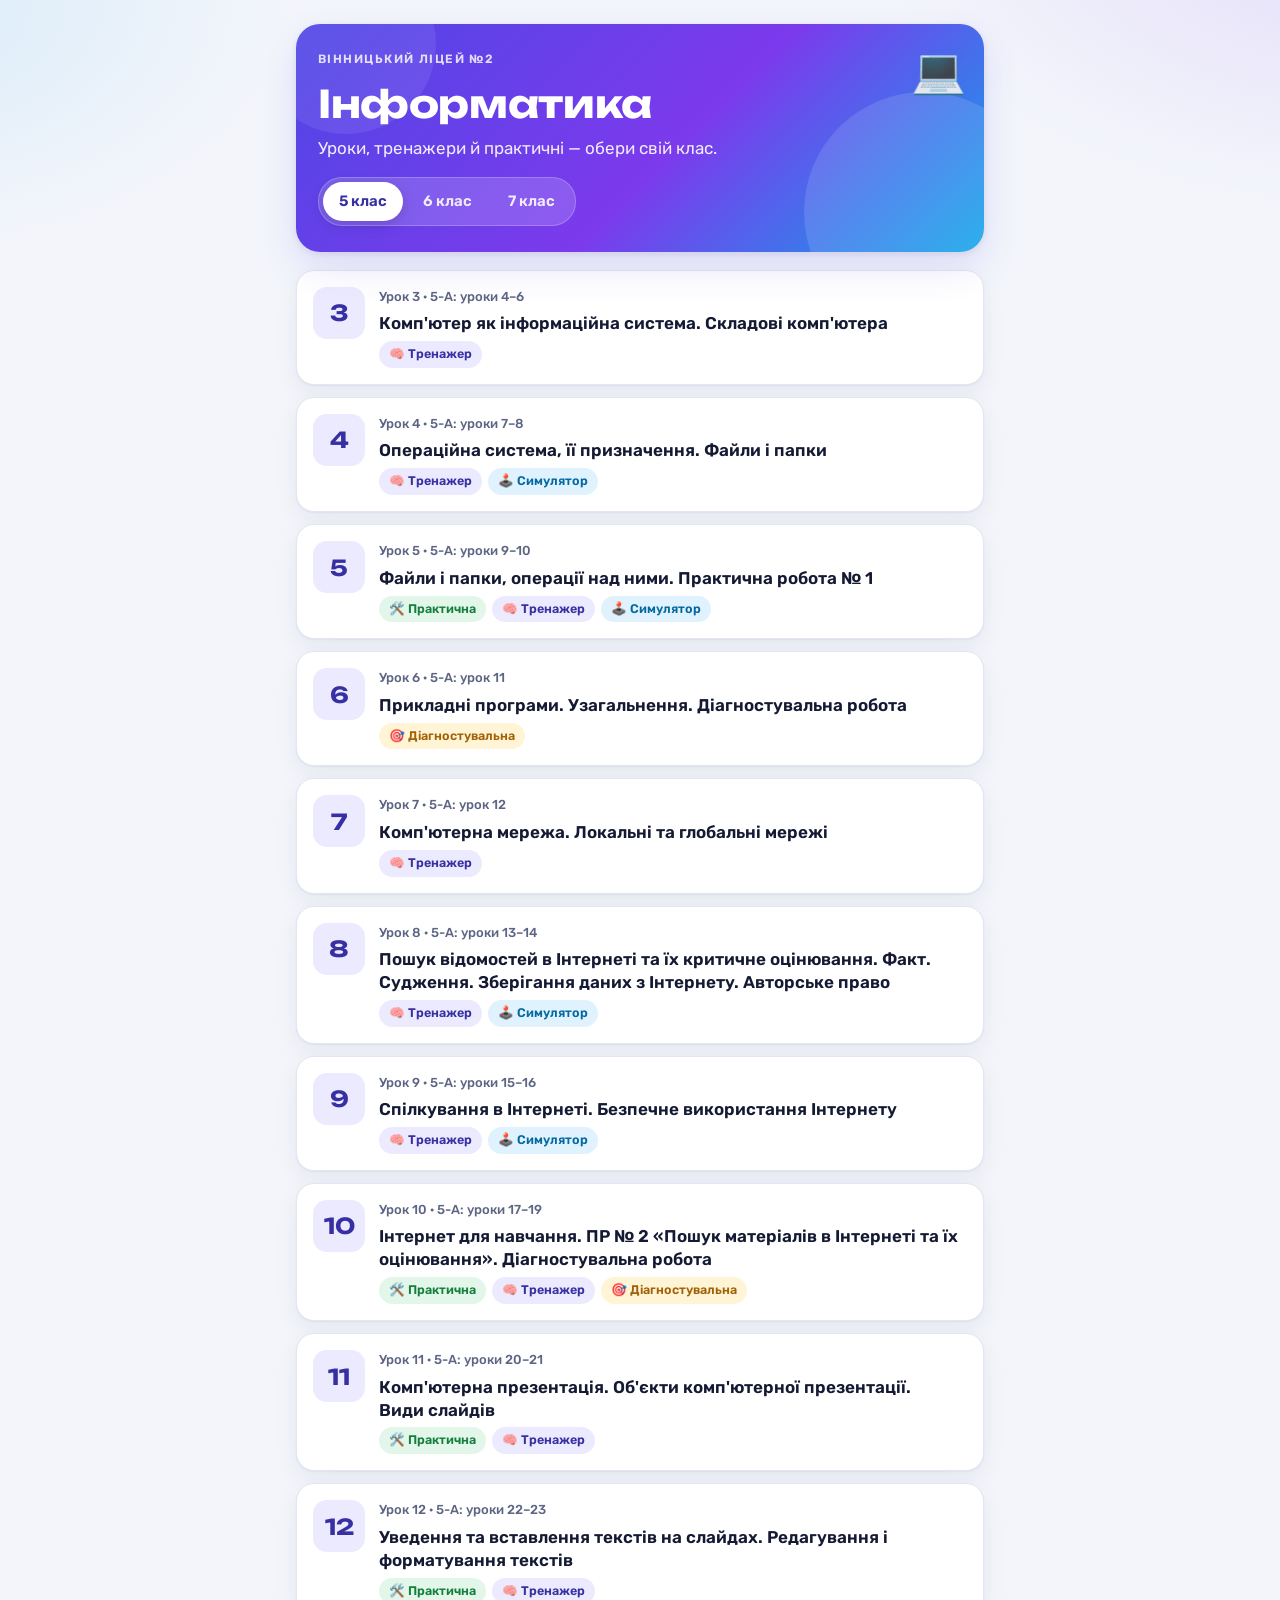
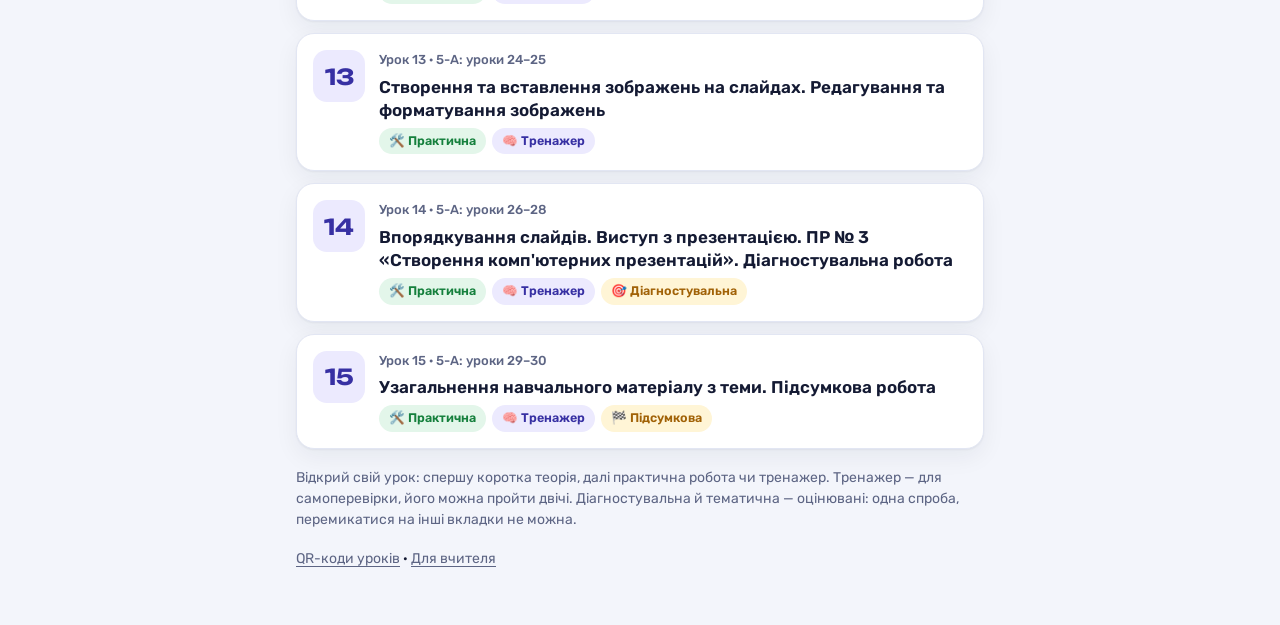
<file: index.html>
<!doctype html>
<html lang="uk">
<head>
<meta charset="utf-8">
<meta name="viewport" content="width=device-width,initial-scale=1">
<title>Інформатика · уроки й тренажери</title>
<link rel="preconnect" href="https://fonts.googleapis.com">
<link rel="preconnect" href="https://fonts.gstatic.com" crossorigin>
<link rel="stylesheet" href="https://fonts.googleapis.com/css2?family=Unbounded:wght@500;600;700&family=Rubik:wght@400;500;600;700&display=swap">
<link rel="stylesheet" href="assets/style.css?v=202611242142">
</head>
<body>
<div class="wrap">
  <!-- Перелік уроків -->
  <div id="listView" class="stack" hidden>
    <header class="hero">
      <span class="hero-emoji" aria-hidden="true">💻</span>
      <div class="eyebrow">Вінницький ліцей №2</div>
      <h1>Інформатика</h1>
      <p>Уроки, тренажери й практичні — обери свій клас.</p>
      <div class="tabs" id="tabs" role="tablist" aria-label="Клас"></div>
    </header>
    <div class="list" id="list"></div>
    <p class="small muted" style="margin:0">Відкрий свій урок: спершу коротка теорія, далі практична робота чи тренажер. Тренажер — для самоперевірки, його можна пройти двічі. Діагностувальна й тематична — оцінювані: одна спроба, перемикатися на інші вкладки не можна.</p>
    <p class="small" style="margin:0"><a href="qr.html" class="link">QR-коди уроків</a> · <a href="teacher.html" class="link">Для вчителя</a></p>
  </div>

  <!-- Сторінка одного уроку -->
  <div id="lessonView" class="stack" hidden>
    <a href="index.html" id="back" class="backbtn">← Усі уроки</a>
    <header class="hero hero-lesson">
      <span class="hero-no" id="lNo" aria-hidden="true"></span>
      <div class="hero-text">
        <div class="eyebrow" id="lEyebrow"></div>
        <h1 id="lTitle"></h1>
        <p class="small" id="lBook"></p>
      </div>
    </header>
    <section class="card questcard" id="questWrap" hidden>
      <h2 class="sec-title"><span class="sec-ico" aria-hidden="true">🕹️</span>Конспект-гра <span class="beta">бета</span></h2>
      <p class="lucky">🍀 Пощастило! Конспект-гра відкривається лише на частині пристроїв — і цей серед них.</p>
      <p style="margin:0">Та сама тема — у вигляді гри: персонажі розповідають теорію, ти записуєш у зошит, а гра перевіряє. Хто швидше й точніше — потрапляє в таблицю лідерів класу. Можеш вибрати гру <b>замість</b> звичайного конспекту нижче. Наприкінці скажи, чи тобі так зручніше.</p>
      <a class="btn" id="questLink" href="#">🕹️ Пройти гру замість звичайного конспекту</a>
    </section>
    <section class="card">
      <h2 class="sec-title"><span class="sec-ico" aria-hidden="true">📘</span><span id="shortTitle">Теорія коротко</span></h2>
      <p class="writehint" id="writeHint">✍️ <b>Запиши в зошит</b> усе, що в рамках із позначкою «Запиши».</p>
      <div class="defs" id="defs"></div>
      <div class="brief" id="brief" hidden></div>
      <div id="keyWrap">
        <p class="keyhead">Запам'ятай</p>
        <ul class="key" id="key"></ul>
      </div>
    </section>
    <details class="card notes" id="notesWrap" hidden>
      <summary><h2 class="sec-title"><span class="sec-ico" aria-hidden="true">📖</span><span id="fullTitle">Повний конспект</span><span class="ntoggle"></span></h2></summary>
      <p class="writehint">✍️ Рамки «Запиши» — переписати в зошит.</p>
      <p class="pluslegend" id="plusLegend" hidden>Жовті рамки <span class="plusb">⭐ для 12 балів</span> — додаткові визначення: хто хоче 12, виписує й ці.</p>
      <div class="nbody" id="notes"></div>
    </details>
    <section class="card">
      <h2 class="sec-title"><span class="sec-ico" aria-hidden="true">🚀</span>Практика</h2>
      <div class="list" id="toolActs" hidden></div>
      <div class="gate" id="gate" hidden>
        <p style="margin:0">🔒 Щоб почати, введи код уроку — його скаже вчитель.</p>
        <div class="unlock"><input type="text" id="gateCode" placeholder="Код уроку" autocomplete="off" autocapitalize="off" spellcheck="false"><button class="btn" id="gateBtn">Відкрити</button></div>
        <p class="small errmsg" id="gateMsg" role="alert"></p>
      </div>
      <div class="list" id="acts"></div>
    </section>
    <p class="small" style="margin:0"><a href="qr.html" id="qrLink" class="link">QR-код цього уроку для проєктора</a></p>
  </div>
</div>
<script src="config.js?v=202611242142"></script>
<script src="assets/engine.js?v=202611242142"></script>
<script src="lessons.js?v=202611242142"></script>
<script src="tests/index.js?v=202611242142"></script>
<script src="practice/index.js?v=202611242142"></script>
<script src="assets/site.js?v=202611242142"></script>
<script src="assets/eggs.js?v=202611242142"></script>
<script>SITE.ready().then(SITE.renderIndex);</script>
</body>
</html>
</file>
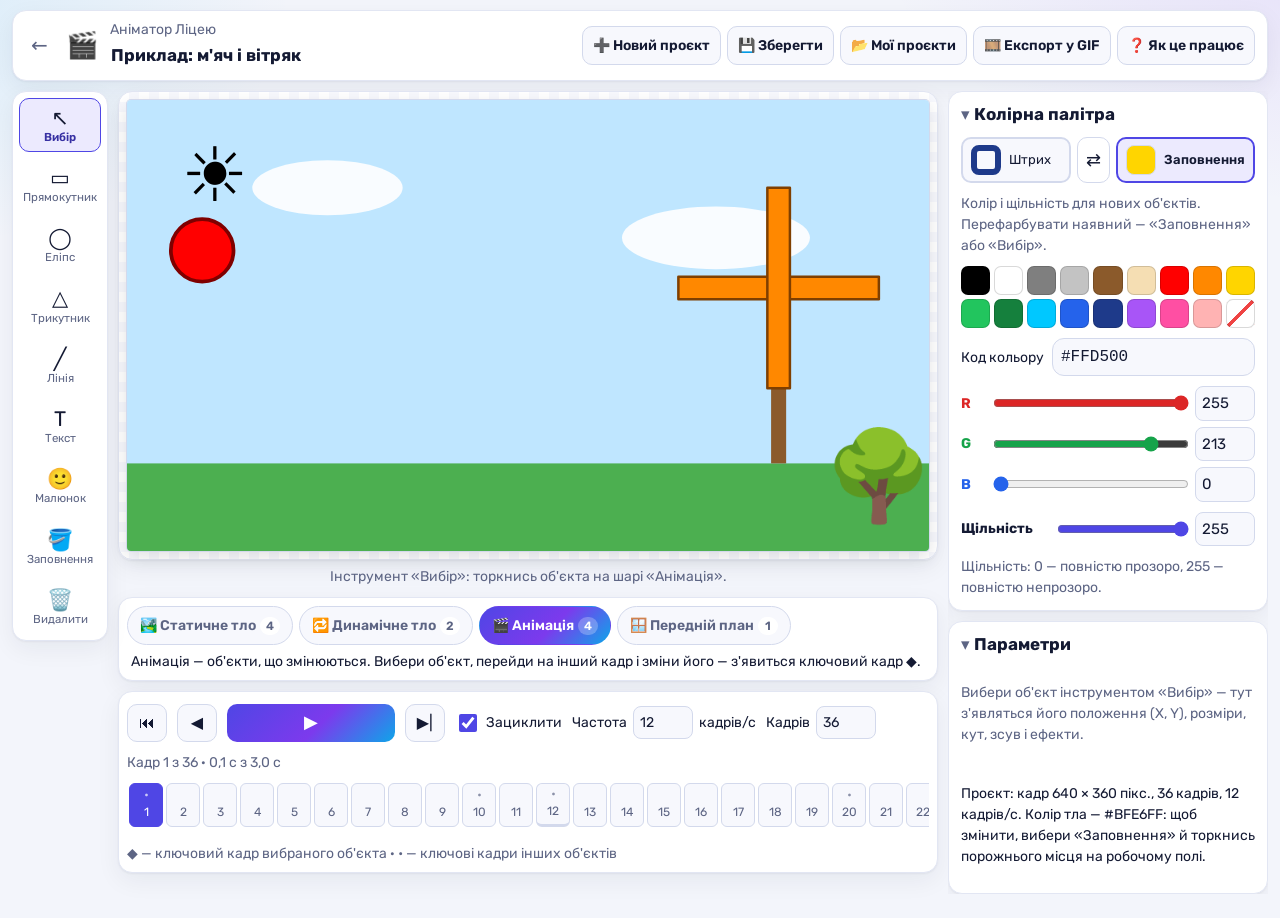
<file: animator.html>
<!doctype html>
<html lang="uk">
<head>
<meta charset="utf-8">
<meta name="viewport" content="width=device-width,initial-scale=1">
<title>Аніматор Ліцею</title>
<link rel="preconnect" href="https://fonts.googleapis.com">
<link rel="preconnect" href="https://fonts.gstatic.com" crossorigin>
<link rel="stylesheet" href="https://fonts.googleapis.com/css2?family=Unbounded:wght@500;600;700&family=Rubik:wght@400;500;600;700&display=swap">
<link rel="stylesheet" href="assets/style.css?v=202611242142">
<link rel="stylesheet" href="assets/animator.css?v=202611242142">
</head>
<body class="an-page">
<div class="an">
  <!-- Верхня панель -->
  <header class="an-top" id="anTop">
    <a href="index.html" class="link an-home" id="anBack" title="На головну">←</a>
    <span class="an-logo" aria-hidden="true">🎬</span>
    <div class="an-name">
      <span class="small muted">Аніматор Ліцею</span>
      <input type="text" id="anName" maxlength="60" aria-label="Назва проєкту" autocomplete="off" spellcheck="false">
    </div>
    <div class="an-topbtns">
      <button class="an-tb" id="anNew" type="button">➕ Новий проєкт</button>
      <button class="an-tb" id="anSave" type="button">💾 Зберегти</button>
      <button class="an-tb" id="anOpen" type="button">📂 Мої проєкти</button>
      <button class="an-tb" id="anGif" type="button">🎞️ Експорт у GIF</button>
      <button class="an-tb" id="anHelp" type="button">❓ Як це працює</button>
    </div>
  </header>

  <!-- Панель інструментів -->
  <nav class="an-tools" id="anTools" aria-label="Панель інструментів"></nav>
  <div class="an-emoji" id="anEmoji" hidden></div>

  <!-- Робоче поле -->
  <main class="an-stagewrap">
    <div class="an-stagebox" id="anStageBox">
      <svg id="anStage" xmlns="http://www.w3.org/2000/svg" role="img" aria-label="Робоче поле"></svg>
    </div>
    <p class="an-status" id="anStatus" role="status"></p>
  </main>

  <!-- Шари -->
  <section class="an-layers" id="anLayers" aria-label="Шари">
    <div class="an-ltabs" id="anLTabs"></div>
    <div class="an-linfo">
      <span id="anLDesc" class="small"></span>
      <span class="an-dyn" id="anDyn" hidden>
        <label>Напрям <select id="anDynDir">
          <option value="left">← ліворуч</option><option value="right">→ праворуч</option>
          <option value="up">↑ угору</option><option value="down">↓ донизу</option>
        </select></label>
        <label>Зміщення за 1 кадр <input type="number" id="anDynStep" min="0" max="50" inputmode="numeric"> пікс.</label>
      </span>
    </div>
  </section>

  <!-- Програвач і шкала кадрів -->
  <section class="an-timeline" aria-label="Шкала кадрів">
    <div class="an-play" id="anPlayBox">
      <button class="an-pbtn" id="anFirst" type="button" title="На перший кадр">⏮</button>
      <button class="an-pbtn" id="anPrev" type="button" title="Попередній кадр (←)">◀</button>
      <button class="an-pbtn big" id="anPlay" type="button" title="Відтворити / Пауза (пропуск)">▶</button>
      <button class="an-pbtn" id="anNext" type="button" title="Наступний кадр (→)">▶︎|</button>
      <label class="an-chk"><input type="checkbox" id="anLoop"> Зациклити</label>
      <label class="an-num">Частота <input type="number" id="anFps" min="1" max="30" inputmode="numeric"> кадрів/с</label>
      <label class="an-num">Кадрів <input type="number" id="anFrames" min="1" max="240" inputmode="numeric"></label>
      <span class="small muted" id="anTime"></span>
    </div>
    <div class="an-cells" id="anCells"></div>
    <p class="small muted an-legend">◆ — ключовий кадр вибраного об'єкта · • — ключові кадри інших об'єктів</p>
  </section>

  <!-- Колірна палітра й параметри -->
  <aside class="an-side">
    <details class="an-panel" id="anPalWrap" open>
      <summary>Колірна палітра</summary>
      <div class="an-pal">
        <div class="an-swatches">
          <button type="button" class="an-sw" id="swStroke" data-t="stroke"><span class="an-swc ring"></span>Штрих</button>
          <button type="button" class="an-swap" id="swSwap" title="Поміняти кольори місцями">⇄</button>
          <button type="button" class="an-sw" id="swFill" data-t="fill"><span class="an-swc"></span>Заповнення</button>
        </div>
        <p class="small muted an-palnote" id="anPalNote"></p>
        <div class="an-basic" id="anBasic"></div>
        <label class="an-hex">Код кольору <input type="text" id="anHex" maxlength="7" autocomplete="off" spellcheck="false" placeholder="#RRGGBB"></label>
        <div class="an-rgb" id="anRgb"></div>
        <label class="an-row an-row-op"><b>Щільність</b><input type="range" id="anOp" min="0" max="255"><input type="number" id="anOpN" min="0" max="255" inputmode="numeric"></label>
        <p class="small muted" style="margin:0">Щільність: 0 — повністю прозоро, 255 — повністю непрозоро.</p>
      </div>
    </details>
    <details class="an-panel" id="anParWrap" open>
      <summary>Параметри</summary>
      <div class="an-par" id="anPar"></div>
    </details>
  </aside>
</div>

<!-- Новий проєкт -->
<dialog class="an-dlg" id="dlgNew">
  <form method="dialog" id="newForm">
    <h2>Новий проєкт</h2>
    <label>Назва <input type="text" id="nName" maxlength="60" required></label>
    <label>Розмір кадру <select id="nSize">
      <option value="640x360">640 × 360 (широкий, 16 : 9)</option>
      <option value="640x480">640 × 480 (4 : 3)</option>
      <option value="480x360">480 × 360 (4 : 3, менший)</option>
      <option value="400x400">400 × 400 (квадрат)</option>
      <option value="360x640">360 × 640 (вертикальний, як на телефоні)</option>
    </select></label>
    <label>Частота кадрів, кадрів/с <input type="number" id="nFps" min="1" max="30" value="12" inputmode="numeric"></label>
    <label>Кількість кадрів <input type="number" id="nFrames" min="1" max="240" value="24" inputmode="numeric"></label>
    <label class="an-bgrow">Колір тла <input type="color" id="nBg" value="#cfeaff"></label>
    <div class="an-dlgbtns"><button class="btn" value="ok" id="nOk">Створити</button><button class="btn ghost" value="cancel" formnovalidate>Скасувати</button></div>
  </form>
</dialog>

<!-- Мої проєкти -->
<dialog class="an-dlg" id="dlgOpen">
  <form method="dialog">
    <h2>Мої проєкти</h2>
    <p class="small muted" style="margin:0">Проєкти зберігаються в цьому браузері на цьому пристрої. Щоб перенести на інший пристрій, завантаж файл.</p>
    <ul class="an-plist" id="pList"></ul>
    <div class="an-dlgbtns">
      <button class="btn ghost small-btn" type="button" id="pDemo">🎞️ Відкрити приклад</button>
      <button class="btn ghost small-btn" type="button" id="pDown">⬇️ Завантажити файл</button>
      <label class="btn ghost small-btn an-file">⬆️ Відкрити файл<input type="file" id="pUp" accept=".json,application/json" hidden></label>
      <button class="btn small-btn" value="close">Закрити</button>
    </div>
  </form>
</dialog>

<!-- Експорт -->
<dialog class="an-dlg" id="dlgGif">
  <form method="dialog">
    <h2>Експорт у GIF</h2>
    <p id="gifMsg" style="margin:0"></p>
    <progress id="gifProg" max="1" value="0"></progress>
    <div class="an-dlgbtns"><a class="btn" id="gifLink" hidden download>⬇️ Завантажити GIF</a><button class="btn ghost" value="close">Закрити</button></div>
  </form>
</dialog>

<!-- Довідка -->
<dialog class="an-dlg" id="dlgHelp">
  <form method="dialog">
    <h2>Як це працює</h2>
    <ol class="an-help">
      <li><b>Шари.</b> «Статичне тло» — нерухоме; «Динамічне тло» прокручується; «Анімація» — те, що рухається й змінюється; «Передній план» — попереду всього. Малюєш на тому шарі, який вибрано.</li>
      <li><b>Малюй.</b> Вибери інструмент (Прямокутник, Еліпс, Трикутник, Лінія, Текст, Малюнок) і проведи по робочому полю або просто торкнись його.</li>
      <li><b>Колір.</b> У палітрі вибери «Штрих» (контур) або «Заповнення», потім колір: зразок, код HEX або повзунки R, G, B. Щільність робить об'єкт прозорим. Колір отримують нові об'єкти; щоб перефарбувати наявний, торкнись його «Заповненням» або вибери «Вибором» і зміни колір.</li>
      <li><b>Змінюй.</b> Інструмент «Вибір»: тягни об'єкт, кутові маркери змінюють розмір, круглий маркер угорі — кут. Точні числа — на панелі «Параметри».</li>
      <li><b>Метод ключових кадрів.</b> На шарі «Анімація» вибери об'єкт → перейди на інший кадр шкали → зміни положення, розмір, кут, колір чи щільність. У цьому кадрі з'явиться ключовий кадр ◆, а проміжні кадри редактор обчислить сам.</li>
      <li><b>Ефекти.</b> «Неперервне обертання» крутить об'єкт на задану кількість градусів у кожному кадрі.</li>
      <li><b>Дивись.</b> ▶ — відтворити, «Зациклити» — повторювати без кінця. Частота кадрів — скільки кадрів показується за секунду.</li>
      <li><b>Зберігай.</b> Проєкт зберігається сам у цьому браузері. «Експорт у GIF» — готовий мультфільм файлом, його можна надіслати вчителеві.</li>
    </ol>
    <p class="small muted" style="margin:0">Клавіші: ← → — кадри, пропуск — відтворити, Delete — видалити, Ctrl + Z — скасувати, Ctrl + Y — повторити.</p>
    <div class="an-dlgbtns"><button class="btn" value="close">Зрозуміло</button></div>
  </form>
</dialog>

<div class="an-toast" id="anToast" role="status" hidden></div>
<script src="assets/animator.js?v=202611242142"></script>
<script src="assets/eggs.js?v=202611242142"></script>
</body>
</html>
</file>
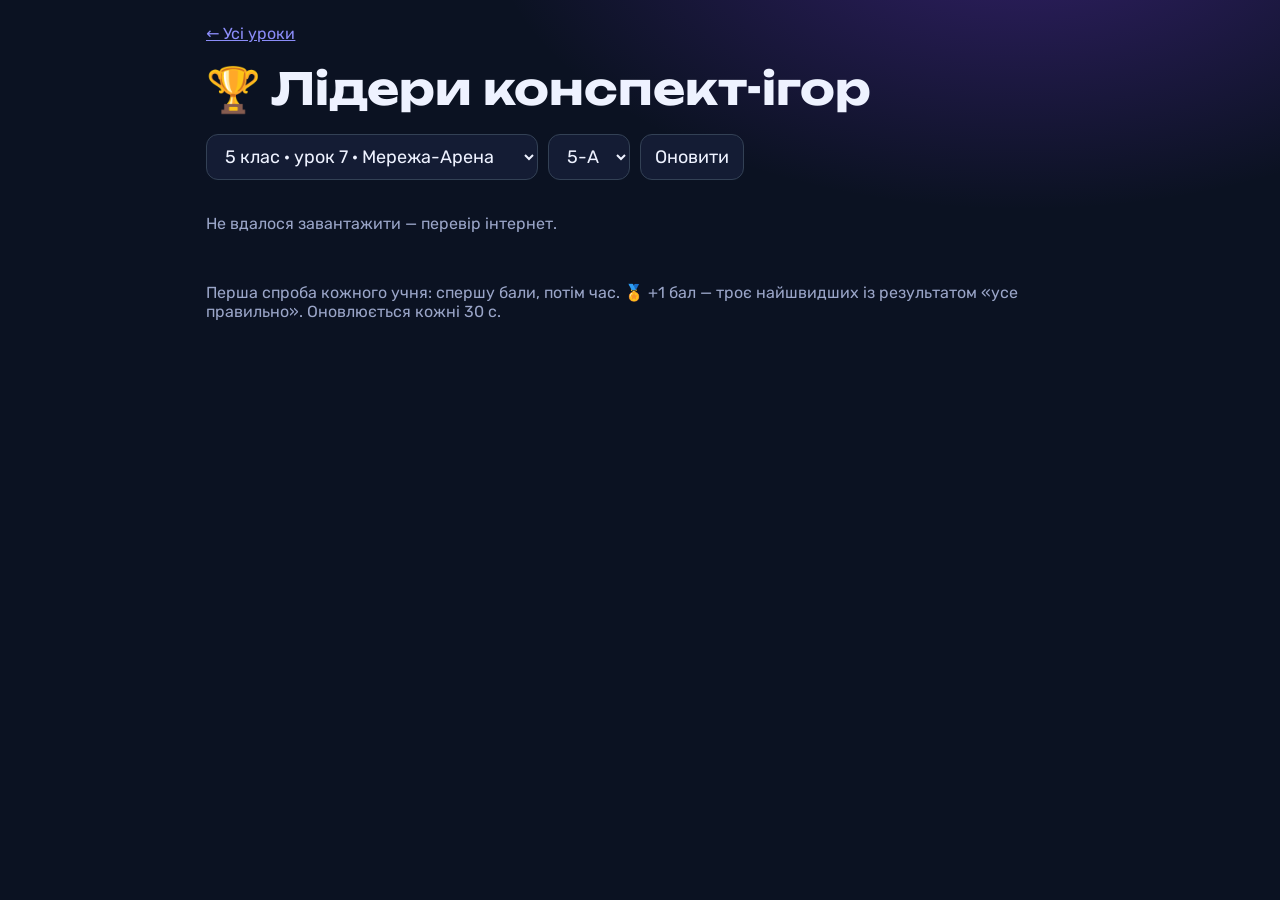
<file: leaders.html>
<!doctype html>
<html lang="uk">
<head>
<meta charset="utf-8">
<meta name="viewport" content="width=device-width,initial-scale=1">
<title>Лідери конспект-ігор</title>
<link rel="preconnect" href="https://fonts.googleapis.com">
<link rel="preconnect" href="https://fonts.gstatic.com" crossorigin>
<link rel="stylesheet" href="https://fonts.googleapis.com/css2?family=Unbounded:wght@600;800&family=Rubik:wght@400;600;700&display=swap">
<style>
  :root{--bg:#0b1222;--card:#141c34;--fg:#eef2ff;--muted:#9aa5c8;--acc:#8b8cf8;--gold:#facc15;color-scheme:dark}
  :root[data-theme="light"]{--bg:#f3f5fb;--card:#fff;--fg:#141a33;--muted:#5d6584;--acc:#4f46e5;color-scheme:light}
  *{box-sizing:border-box}
  body{margin:0;min-height:100vh;background:radial-gradient(900px 500px at 80% -10%,rgba(124,58,237,.35),transparent 60%),var(--bg);color:var(--fg);font-family:Rubik,system-ui,sans-serif}
  .wrap{max-width:900px;margin:0 auto;padding:24px 16px 48px;display:flex;flex-direction:column;gap:18px}
  h1{font-family:Unbounded,Rubik,sans-serif;font-size:clamp(24px,5vw,44px);margin:0}
  .row{display:flex;gap:10px;flex-wrap:wrap}
  select,button{font:inherit;font-size:18px;padding:10px 14px;border-radius:12px;border:1.5px solid #334155;background:var(--card);color:var(--fg)}
  ol{list-style:none;margin:0;padding:0;display:flex;flex-direction:column;gap:8px}
  li{display:grid;grid-template-columns:56px 1fr auto auto;gap:14px;align-items:center;background:var(--card);border-radius:14px;padding:12px 16px;font-size:clamp(18px,3vw,28px);font-variant-numeric:tabular-nums}
  li .pl{font-weight:800;text-align:center}
  li .nm{font-weight:700;min-width:0;overflow:hidden;text-overflow:ellipsis;white-space:nowrap}
  li .tm{color:var(--muted)}
  .bonus{font-size:.6em;background:var(--gold);color:#422006;border-radius:999px;padding:2px 8px;font-weight:800;vertical-align:middle}
  .hint{color:var(--muted)}
  a{color:var(--acc)}
</style>
</head>
<body>
<div class="wrap">
  <a href="index.html">← Усі уроки</a>
  <h1>🏆 Лідери конспект-ігор</h1>
  <div class="row"><select id="game"></select><select id="cls"></select><button id="upd">Оновити</button></div>
  <ol id="list"></ol>
  <p class="hint">Перша спроба кожного учня: спершу бали, потім час. 🏅 +1 бал — троє найшвидших із результатом «усе правильно». Оновлюється кожні 30 с.</p>
</div>
<script src="config.js?v=202611242142"></script>
<script>
  const GAMES = [["5-q7", "5 клас · урок 7 · Мережа-Арена"], ["5-q8", "5 клас · урок 8 · Пошук-ран"], ["6-q7", "6 клас · урок 7 · Медіа-острови"], ["6-q8", "6 клас · урок 8 · Прем'єра-ран"], ["7-q7", "7 клас · урок 7 · Кіностудія Ліцею"], ["7-q8", "7 клас · урок 8 · Кольоровий тир"]];
  const $ = (id) => document.getElementById(id), esc = (s) => String(s).replace(/[&<>"]/g, (c) => ({ "&": "&amp;", "<": "&lt;", ">": "&gt;", '"': "&quot;" }[c]));
  const p = new URLSearchParams(location.search);
  $("game").innerHTML = GAMES.map(([id, t]) => `<option value="${id}">${t}</option>`).join("");
  const fillCls = () => { const g = $("game").value[0]; $("cls").innerHTML = CONFIG.CLASSES.filter((c) => c[0] === g).map((c) => `<option>${c}</option>`).join(""); };
  if (p.get("t")) $("game").value = p.get("t"); fillCls(); if (p.get("c")) $("cls").value = p.get("c");
  $("game").onchange = () => { fillCls(); load(); }; $("cls").onchange = load; $("upd").onclick = load;
  const short = (s) => { const w = String(s).trim().split(/\s+/); return w.length < 2 ? w[0] : `${w[1]} ${w[0][0]}.`; };
  const fmt = (m) => { const s = Math.round(m * 60); return `${Math.floor(s / 60)}:${String(s % 60).padStart(2, "0")}`; };
  async function load() {
    if (!CONFIG.QUEST_BOARD) { $("list").innerHTML = "<p class='hint'>Таблицю лідерів ще не ввімкнено (потрібен новий Code.gs і QUEST_BOARD: true у config.js).</p>"; return; }
    try {
      const r = await fetch(CONFIG.SHEETS_URL, { method: "POST", headers: { "Content-Type": "text/plain;charset=utf-8" }, body: JSON.stringify({ action: "board", test: $("game").value, cls: $("cls").value }) });
      const d = await r.json();
      $("list").innerHTML = !d.rows || !d.rows.length ? "<p class='hint'>Ще ніхто не пройшов.</p>" : d.rows.slice(0, 15).map((x, i) => `<li><span class="pl">${i < 3 ? ["🥇", "🥈", "🥉"][i] : i + 1}</span><span class="nm">${esc(short(x.name))} ${x.bonus ? '<span class="bonus">🏅 +1</span>' : ""}</span><span>${x.score}/${x.total}</span><span class="tm">${fmt(x.min)}</span></li>`).join("");
    } catch (e) { $("list").innerHTML = "<p class='hint'>Не вдалося завантажити — перевір інтернет.</p>"; }
  }
  load(); setInterval(load, 30000);
</script>
</body>
</html>
</file>
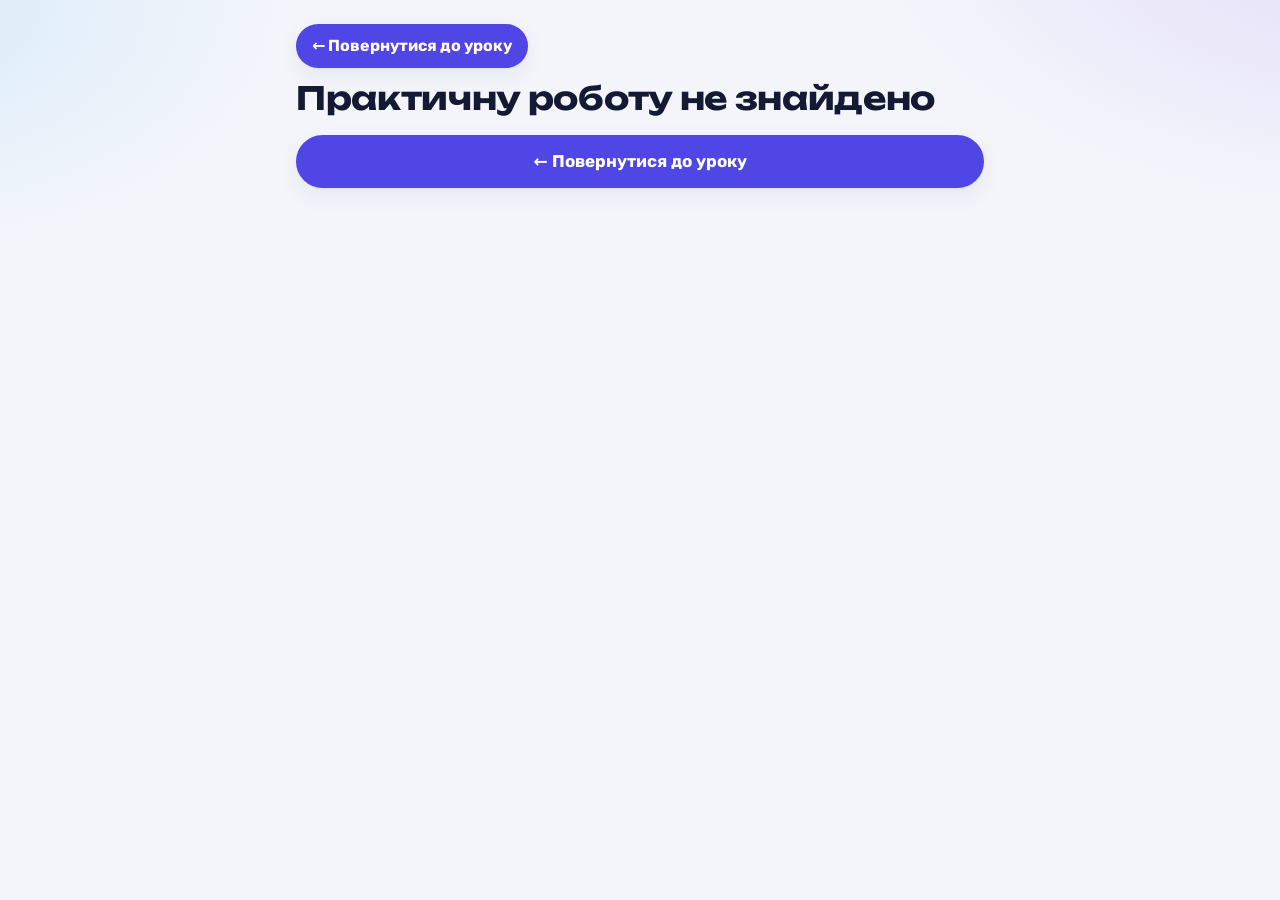
<file: practice.html>
<!doctype html>
<html lang="uk">
<head>
<meta charset="utf-8">
<meta name="viewport" content="width=device-width,initial-scale=1">
<title>Практична робота</title>
<link rel="preconnect" href="https://fonts.googleapis.com">
<link rel="preconnect" href="https://fonts.gstatic.com" crossorigin>
<link rel="stylesheet" href="https://fonts.googleapis.com/css2?family=Unbounded:wght@500;600;700&family=Rubik:wght@400;500;600;700&display=swap">
<link rel="stylesheet" href="assets/style.css?v=202611242142">
</head>
<body>
<div class="wrap">
  <header>
    <a href="index.html" id="pBack" class="backbtn">← Повернутися до уроку</a>
    <div class="eyebrow" id="pEyebrow" style="margin-top:12px"></div>
    <h1 id="pTitle">Завантаження…</h1>
  </header>

  <section class="card gate" id="gate" hidden>
    <p style="margin:0">Щоб почати практичну роботу, введи код уроку — його скаже вчитель.</p>
    <div class="unlock"><input type="text" id="gateCode" placeholder="Код уроку" autocomplete="off" autocapitalize="off" spellcheck="false"><button class="btn" id="gateBtn">Відкрити</button></div>
    <p class="small errmsg" id="gateMsg" role="alert"></p>
  </section>

  <section class="card" id="pCard" hidden>
    <p id="pGoal" style="margin:0"></p>
    <p class="info" id="pSafety" style="margin:0">Перед роботою — інструктаж з безпеки життєдіяльності: сиди рівно, не торкайся кабелів і задньої панелі, не їж біля комп'ютера, про будь-яку несправність одразу повідом учителя.</p>
    <div class="tabs" id="pTabs"></div>
    <p class="hint" id="pNote" hidden style="margin:0"></p>
    <details class="prep" id="pPrepWrap" hidden>
      <summary>📌 Що означають слова в завданні (відкрий, якщо щось незрозуміло)</summary>
      <div id="pPrep"></div>
    </details>
    <p class="ainote">Робота для самостійного виконання. Не списуй.</p>
    <ol class="steps" id="pSteps"></ol>
    <p class="prog" id="pProg"></p>
  </section>

  <section class="card" id="pHelpWrap" hidden>
    <h2 style="margin:0">🆘 Якщо щось не виходить</h2>
    <p class="small" style="margin:0;color:var(--muted)">Натисни на свою проблему — з'явиться, що робити. Не допомогло — підніми руку.</p>
    <div class="list qa-list" id="pHelp"></div>
  </section>

  <section class="card" id="pCritWrap" hidden>
    <h2 style="margin:0">Як оцінюємо</h2>
    <table class="t crit"><tbody id="pCrit"></tbody></table>
  </section>

  <section class="card" id="pCheckWrap" hidden>
    <h2 style="margin:0">Перевір себе</h2>
    <div class="list" id="pCheck"></div>
  </section>
  <a href="index.html" id="pBack2" class="backbtn wide">← Повернутися до уроку</a>
</div>
<script src="config.js?v=202611242142"></script>
<script src="assets/engine.js?v=202611242142"></script>
<script src="lessons.js?v=202611242142"></script>
<script src="tests/index.js?v=202611242142"></script>
<script src="practice/index.js?v=202611242142"></script>
<script src="assets/site.js?v=202611242142"></script>
<script src="assets/eggs.js?v=202611242142"></script>
<script>SITE.ready().then(SITE.renderPractice);</script>
</body>
</html>
</file>
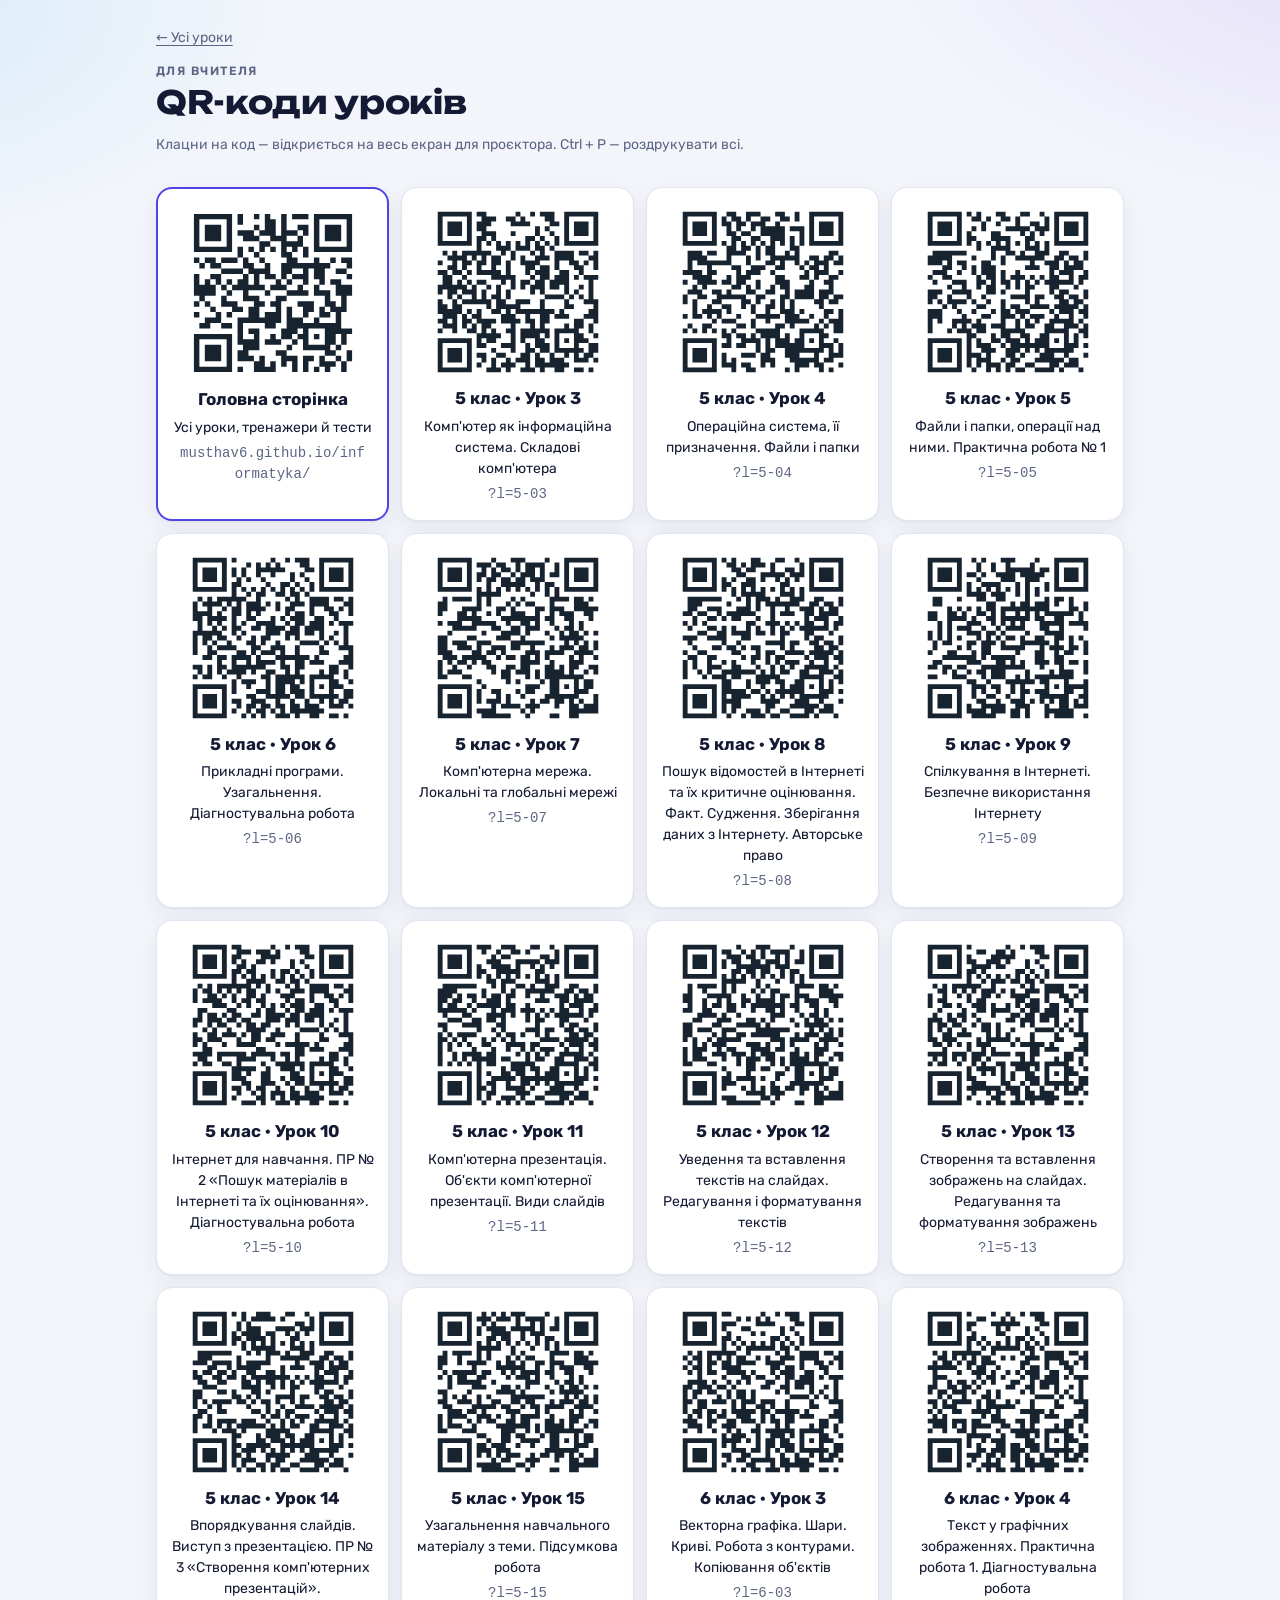
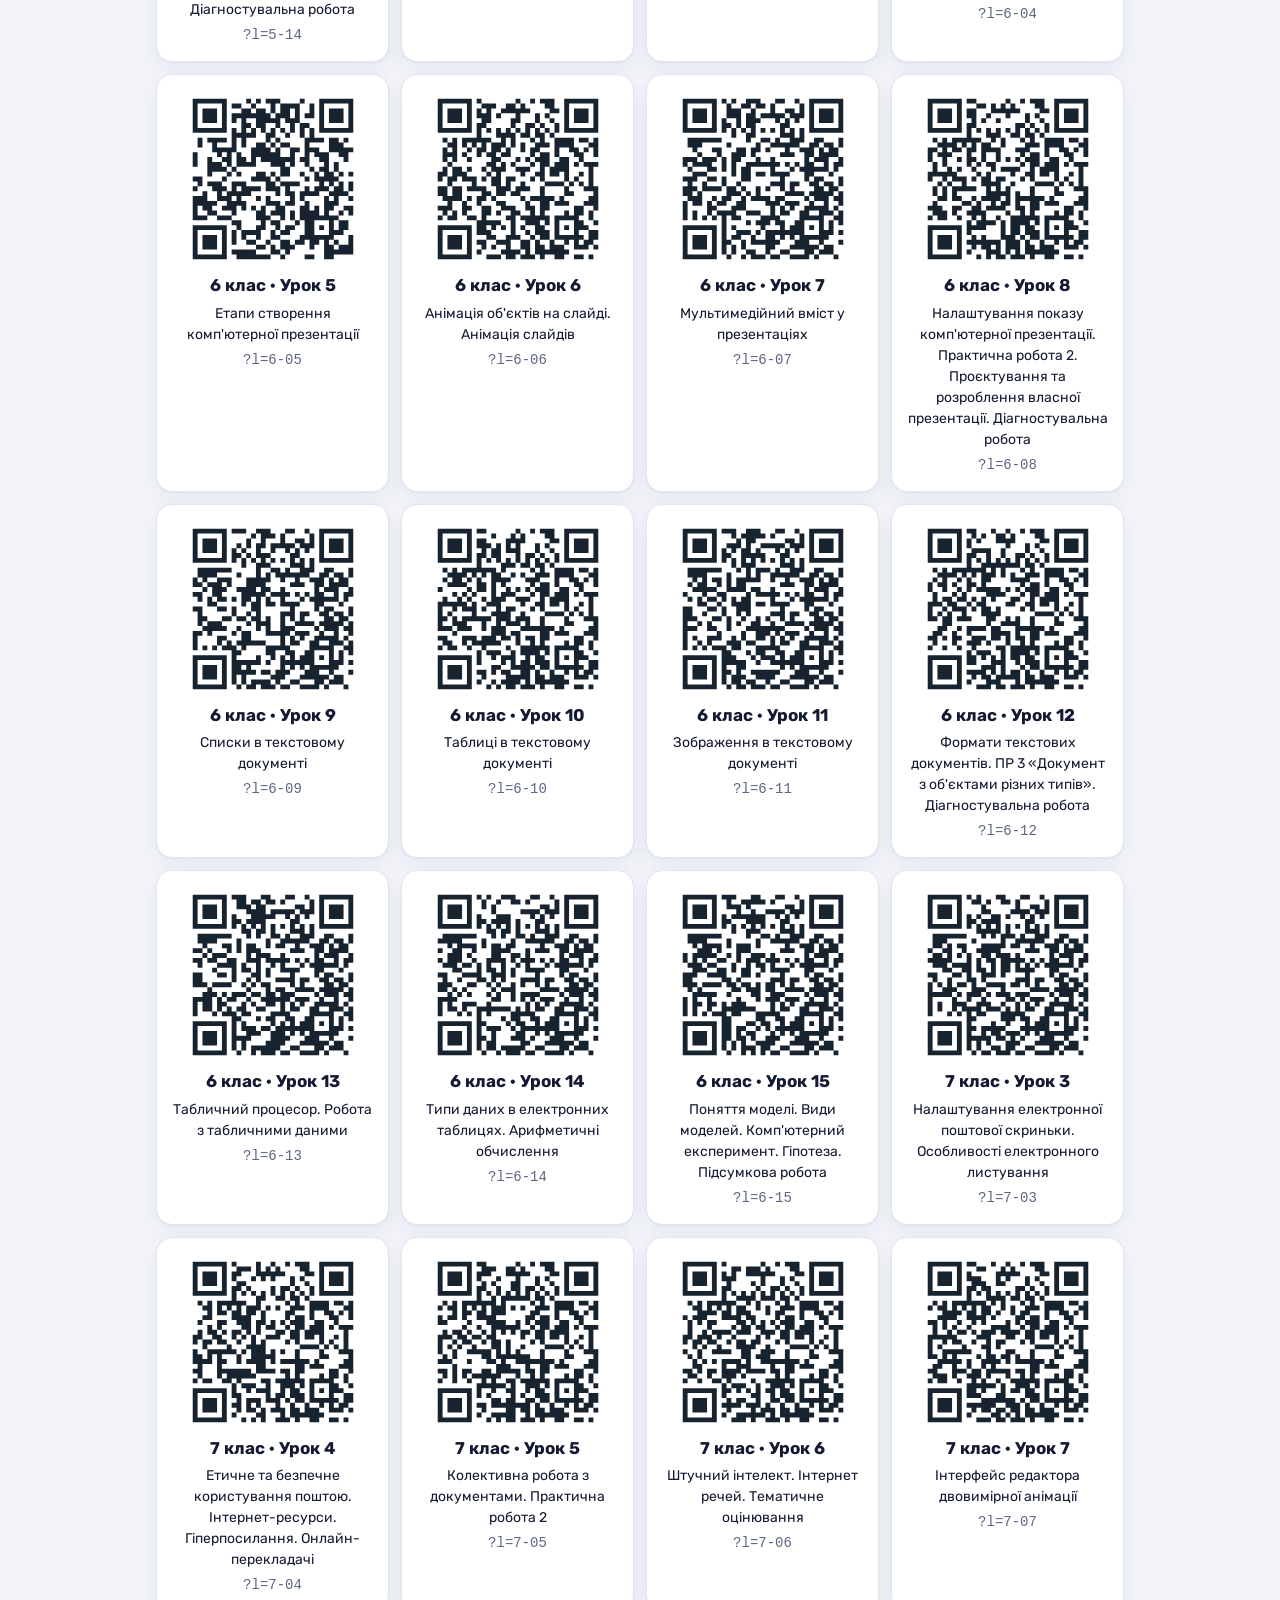
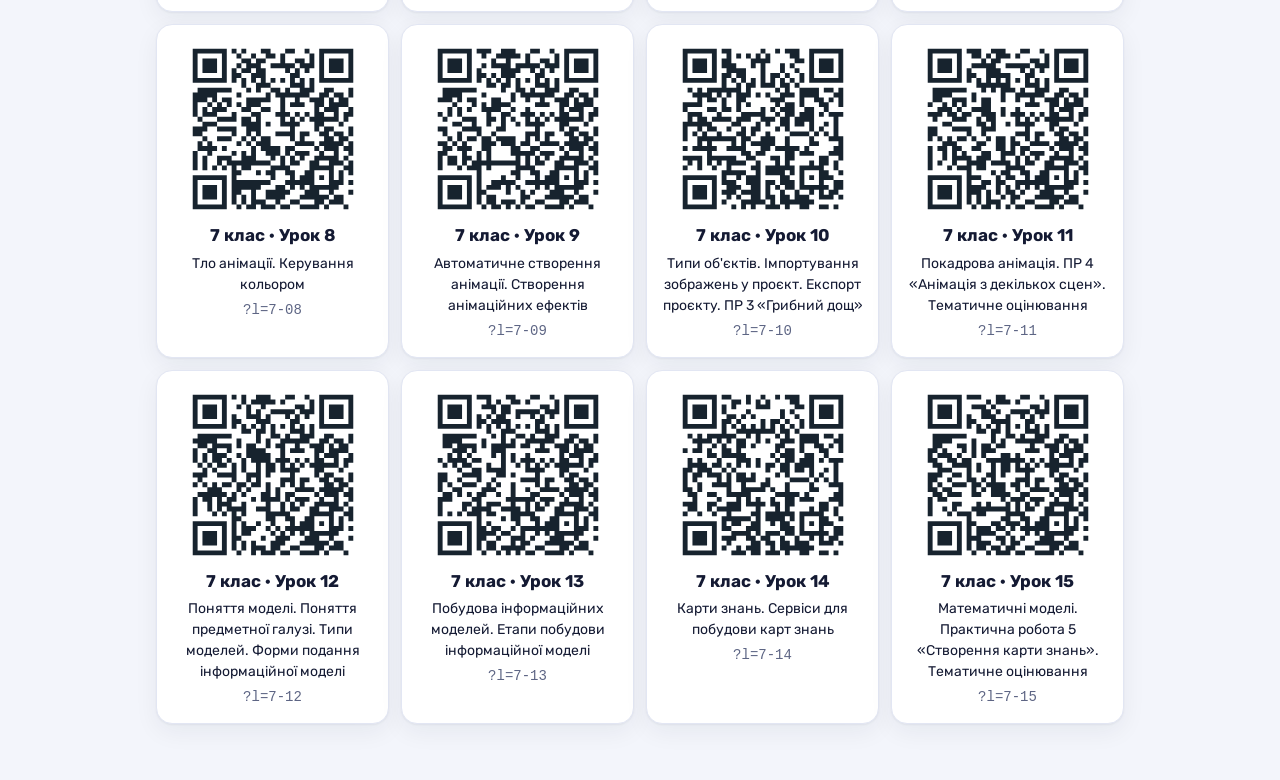
<file: qr.html>
<!doctype html>
<html lang="uk">
<head>
<meta charset="utf-8">
<meta name="viewport" content="width=device-width,initial-scale=1">
<title>QR-коди уроків</title>
<link rel="preconnect" href="https://fonts.googleapis.com">
<link rel="preconnect" href="https://fonts.gstatic.com" crossorigin>
<link rel="stylesheet" href="https://fonts.googleapis.com/css2?family=Unbounded:wght@500;600;700&family=Rubik:wght@400;500;600;700&display=swap">
<link rel="stylesheet" href="assets/style.css?v=202611242142">
</head>
<body>
<!-- Один урок — на весь екран, для проєктора -->
<div class="qone" id="qrOne" hidden>
  <p class="eyebrow" id="qoTitle"></p>
  <h1 id="qoSub"></h1>
  <img id="qoImg" alt="QR-код уроку">
  <p class="qurl" id="qoUrl"></p>
  <a href="index.html" id="qoBack" class="link noprint">← До уроку</a>
</div>

<!-- Усі уроки — для друку -->
<div class="wrap wide" id="qrAll" hidden>
  <header class="noprint">
    <a href="index.html" class="link">← Усі уроки</a>
    <div class="eyebrow" style="margin-top:12px">Для вчителя</div>
    <h1>QR-коди уроків</h1>
    <p class="small muted">Клацни на код — відкриється на весь екран для проєктора. Ctrl + P — роздрукувати всі.</p>
  </header>
  <div class="qgrid" id="qrGrid"></div>
</div>
<script src="config.js?v=202611242142"></script>
<script src="lessons.js?v=202611242142"></script>
<script src="assets/site.js?v=202611242142"></script>
<script>SITE.renderQR();</script>
</body>
</html>
</file>
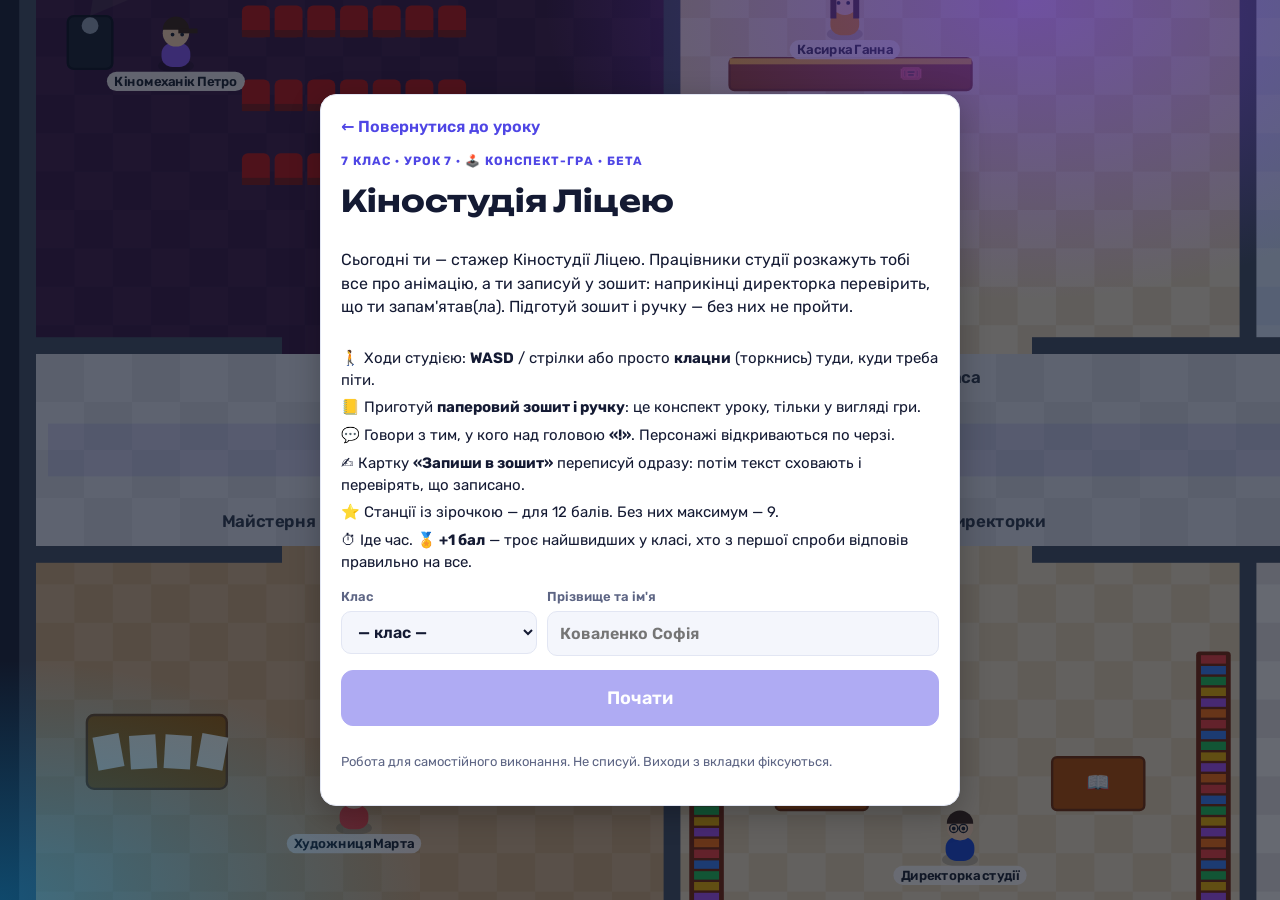
<file: quest.html>
<!doctype html>
<html lang="uk">
<head>
<meta charset="utf-8">
<meta name="viewport" content="width=device-width,initial-scale=1,viewport-fit=cover">
<title>Конспект-гра</title>
<link rel="preconnect" href="https://fonts.googleapis.com">
<link rel="preconnect" href="https://fonts.gstatic.com" crossorigin>
<link rel="stylesheet" href="https://fonts.googleapis.com/css2?family=Unbounded:wght@500;600;700;800&family=Rubik:wght@400;500;600;700&display=swap">
<link rel="stylesheet" href="assets/quest.css?v=202611242142">
</head>
<body>
<!-- Тут світ-гра малює свою сцену (canvas 2D або WebGL) -->
<div id="stage"></div>

<!-- Інтерфейс під час гри -->
<div id="hud" hidden>
  <div class="hud-tl">
    <div class="card hcard">
      <div class="hrow"><b id="qTitle"></b><button class="ico" id="listToggle" aria-label="Список завдань">☰</button></div>
      <div class="pbar" id="qBar"><i></i></div>
      <div class="small" id="qProg"></div>
      <ul id="qList"></ul>
    </div>
  </div>
  <div class="hud-tr">
    <div class="chips">
      <span class="chipx" title="Час гри"><span aria-hidden="true">⏱</span> <b id="timer">0:00</b></span>
      <span class="chipx coin" id="coinBox" title="Монети"><span aria-hidden="true">🪙</span> <b id="coins">0</b></span>
    </div>
    <button class="btn book" id="bookBtn">📒 Зошит <span class="badge" id="bookN">0</span></button>
  </div>
  <div class="hud-bottom">
    <button class="btn pri talk" id="talk" hidden></button>
    <div class="next card" id="qNext"></div>
    <div class="keys small" id="keysHint">WASD / стрілки — ходити · клацни по підлозі чи персонажу — піти туди · E — говорити · N — зошит</div>
  </div>
</div>

<!-- Старт -->
<section class="overlay" id="start">
  <div class="card sheet">
    <a href="index.html" class="back" id="backLink">← Повернутися до уроку</a>
    <div class="eyebrow" id="sEyebrow"></div>
    <h1 id="sTitle">Завантаження…</h1>
    <p id="sIntro"></p>
    <ul class="how" id="sHow">
      <li>📒 Приготуй <b>паперовий зошит і ручку</b>: це конспект уроку, тільки у вигляді гри.</li>
      <li>💬 Говори з тим, у кого над головою <b>«!»</b>. Персонажі відкриваються по черзі.</li>
      <li>✍️ Картку <b>«Запиши в зошит»</b> переписуй одразу: потім текст сховають і перевірять, що записано.</li>
      <li>⭐ Станції із зірочкою — для 12 балів. Без них максимум — 9.</li>
      <li>⏱ Іде час. <b>🏅 +1 бал</b> — троє найшвидших у класі, хто з першої спроби відповів правильно на все.</li>
    </ul>
    <div class="row2">
      <label class="fld">Клас<select id="cls"></select></label>
      <label class="fld">Прізвище та ім'я<input type="text" id="name" autocomplete="off" placeholder="Коваленко Софія"></label>
    </div>
    <p class="info" id="resume" hidden></p>
    <button class="btn pri big" id="go" disabled>Почати</button>
    <div id="sBoard" class="board"></div>
    <p class="small muted">Робота для самостійного виконання. Не списуй. Виходи з вкладки фіксуються.</p>
  </div>
</section>

<!-- Розмова з персонажем -->
<section class="overlay" id="dlg" hidden>
  <div class="card sheet dsheet" role="dialog" aria-modal="true" aria-labelledby="dWho">
    <header class="dhead"><span class="ava" id="dAva"></span><div><b id="dWho"></b><small id="dWhere"></small></div><span class="dstep" id="dStep"></span></header>
    <div class="dbody" id="dBody"></div>
    <footer class="dfoot" id="dFoot"></footer>
  </div>
</section>

<!-- Зошит -->
<section class="overlay" id="book" hidden>
  <div class="card sheet">
    <header class="dhead"><span class="ava nb">📒</span><div><b>Мій зошит</b><small>Що ти вже записав(ла)</small></div><button class="ico" id="bookClose" aria-label="Закрити">✕</button></header>
    <div class="dbody" id="bookBody"></div>
  </div>
</section>

<!-- Результат -->
<section class="overlay" id="res" hidden>
  <div class="card sheet">
    <div class="eyebrow">Гру пройдено</div>
    <h1 id="rTitle"></h1>
    <div class="stats">
      <div><small>Оцінка</small><b id="rGrade"></b></div>
      <div><small>Перевірок</small><b id="rScore"></b></div>
      <div><small>Час</small><b id="rTime"></b></div>
    </div>
    <p class="info" id="rBonusHint"></p>
    <div id="rBoard" class="board"></div>
    <ul class="rlist" id="rList"></ul>
    <h2>✍️ Звір зі своїм зошитом — чогось бракує, допиши</h2>
    <div id="rNotes"></div>
    <div class="poll" id="poll">
      <h2><span class="betab">бета</span> Тобі підходить конспект у вигляді гри?</h2>
      <div class="pollb">
        <button class="opt" data-v="2">👍 Так, хочу так і далі</button>
        <button class="opt" data-v="1">🤷 Нормально, але звичайний конспект теж ок</button>
        <button class="opt" data-v="0">👎 Звичайний конспект зручніший</button>
      </div>
      <textarea id="pollTxt" rows="2" placeholder="Що змінити чи додати? (можна не писати)"></textarea>
      <button class="btn pri" id="pollSend" disabled>Надіслати відгук</button>
      <p class="info" id="pollOk" hidden>Дякую! Відгук отримано — так ми зрозуміємо, чи робити ігри й до інших тем.</p>
    </div>
    <div class="dfoot">
      <a class="btn" href="index.html" onclick="this.href=document.getElementById('backLink').href">← До уроку</a>
      <button class="btn pri" id="again">Пройти ще раз</button>
    </div>
  </div>
</section>

<div class="toast" id="toast" role="status" hidden></div>

<script src="config.js?v=202611242142"></script>
<script src="assets/quest-core.js?v=202611242142"></script>
</body>
</html>
</file>
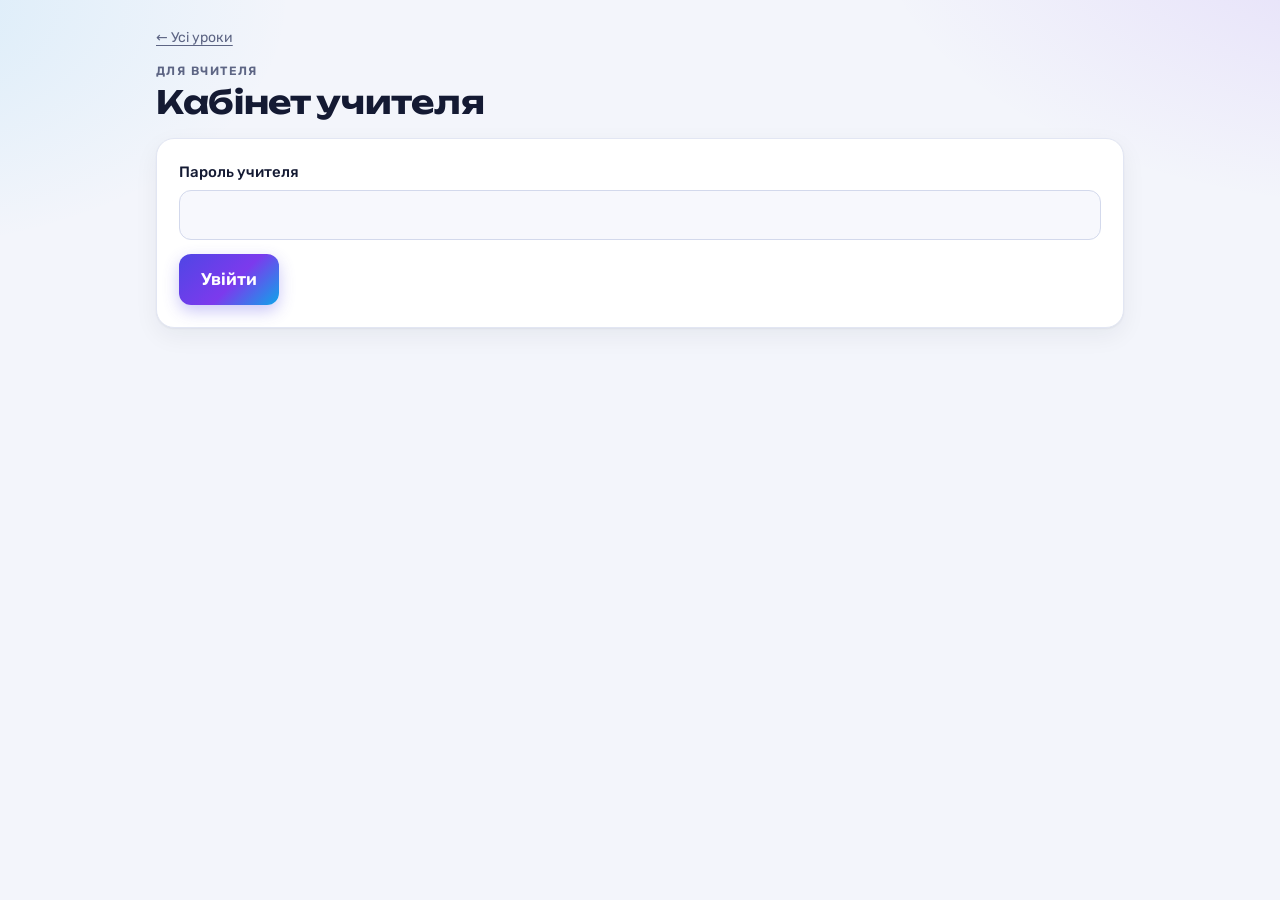
<file: teacher.html>
<!doctype html>
<html lang="uk">
<head>
<meta charset="utf-8">
<meta name="viewport" content="width=device-width,initial-scale=1">
<title>Кабінет учителя</title>
<meta name="robots" content="noindex">
<link rel="preconnect" href="https://fonts.googleapis.com">
<link rel="preconnect" href="https://fonts.gstatic.com" crossorigin>
<link rel="stylesheet" href="https://fonts.googleapis.com/css2?family=Unbounded:wght@500;600;700&family=Rubik:wght@400;500;600;700&display=swap">
<link rel="stylesheet" href="assets/style.css?v=202611242142">
</head>
<body>
<div class="wrap wide">
  <header>
    <a href="index.html" class="link">← Усі уроки</a>
    <div class="eyebrow" style="margin-top:12px">Для вчителя</div>
    <h1>Кабінет учителя</h1>
  </header>

  <section class="card" id="login">
    <label class="fld">Пароль учителя<input type="password" id="pwd" autocomplete="current-password"></label>
    <button class="btn" id="enter">Увійти</button>
    <p class="small errmsg" id="lmsg" role="alert"></p>
  </section>

  <!-- ===== Результати з Google Таблиці ===== -->
  <section class="card" id="resCard" hidden>
    <div class="rhead">
      <h2 style="margin:0">Результати</h2>
      <button class="btn ghost small-btn" id="reload">Оновити</button>
    </div>
    <div class="filters">
      <label class="fld">Клас<select id="fCls"></select></label>
      <label class="fld">Тест<select id="fTest"></select></label>
      <label class="fld">Період<select id="fPer">
        <option value="today">Сьогодні</option>
        <option value="7">7 днів</option>
        <option value="30">30 днів</option>
        <option value="all">Увесь час</option>
        <option value="date">Конкретна дата…</option>
      </select><input type="date" id="fDate" hidden aria-label="Дата"></label>
      <label class="fld">У підсумок іде<select id="fPick">
        <option value="first">перша спроба</option>
        <option value="best">найкраща спроба</option>
        <option value="last">остання спроба</option>
      </select></label>
      <label class="chk"><input type="checkbox" id="fFlag"> Лише з позначками</label>
    </div>
    <p class="small muted" id="resStatus" style="margin:0" aria-live="polite"></p>

    <div class="tiles" id="tiles"></div>

    <div class="tablewrap"><table class="t res" id="resTable"></table></div>
    <div id="moreWrap" hidden><button class="btn ghost" id="moreBtn" type="button"></button></div>
    <p class="small muted" style="margin:0" id="pickNote"></p>
    <details class="flaglegend">
      <summary class="small"><b>Що означають позначки</b></summary>
      <ul class="small" style="margin:6px 0 0;padding-left:18px">
        <li><b>👥 ім'я</b> — у цьому ж тесті є учень зі схожим ім'ям (переставлені слова, одруківка) або з цього пристрою щойно проходили під іншим іменем: можлива нова спроба «під чужим» чи зміненим іменем.</li>
        <li><b>🔓 дод. спроба</b> — спроба понад колишню норму (діагностувальна — друга й далі, тренажер — третя й далі). З 16.11 спроб безліч, тож це просто помітка «пробував(ла) багато разів».</li>
        <li><b>⚡ швидко</b> — менше 6 секунд на питання: схоже, клацав навмання.</li>
        <li><b>📸 темп</b> — на кожне запитання йшло майже однаково часу (10–35 с) і майже все правильно. Живі діти відповідають нерівно; рівний темп типовий для «сфоткав → спитав ШІ». Спитай усно 1–2 запитання.</li>
        <li><b>📈 стрибок</b> — оцінка виросла на 5+ балів порівняно з попередньою спробою.</li>
        <li><b>🚪 виходи</b> — двічі й більше виходив із тесту (інша вкладка, застосунок, знімок екрана); <b>⛔ закрито</b> — тест закрито через виходи.</li>
      </ul>
    </details>
    <p class="small muted" style="margin:0">Однакові рядки (той самий результат, надісланий двічі) показано один раз. Повні дані — у <a id="sheetLink" class="link" target="_blank" rel="noopener">Google Таблиці</a>.</p>
  </section>

  <!-- ===== Код уроку ===== -->
  <section class="card" id="codeCard" hidden>
    <h2>Код уроку</h2>
    <p style="margin:0">Код = твоє слово + поточна година за Києвом. Зараз <b id="nowHour"></b> → код <b>«слово<span id="nowHourN"></span>»</b>. Підходить і година до та після (±1), а також твій пароль учителя.</p>
    <p class="small muted" style="margin:0">Тренажери й практичні після введення коду лишаються відкритими на пристрої учня; діагностувальні знову просять код через 90 хв.</p>
    <label class="fld">Нове слово для коду<input type="text" id="newWord" placeholder="Наприклад, zorya" autocomplete="off"></label>
    <code id="wordHash"></code>
    <p class="small muted" style="margin:0">Скопіюй рядок у <code>config.js</code> замість старого <code>LESSON_CODE_HASH</code> і закоміть.</p>
  </section>

  <!-- ===== Цей пристрій ===== -->
  <details class="card" id="devCard" hidden>
    <summary><b>Цей пристрій</b> — спроби в цьому браузері, скинути спроби, черга відправлення</summary>
    <p class="small muted" style="margin:0">Тут видно спроби, зроблені саме в цьому браузері (наприклад, на шкільному ПК). «Скинути» — учень зможе пройти тест на цьому пристрої знову.</p>
    <div class="tablewrap"><table class="t" id="stu"></table></div>
    <p class="small muted" id="outbox" style="margin:0"></p>
    <button class="btn ghost" id="resend">Надіслати ще раз</button>
  </details>

  <!-- ===== Новий пароль ===== -->
  <details class="card" id="pwdCard" hidden>
    <summary><b>Новий пароль</b></summary>
    <p class="small muted" style="margin:0">Введи новий пароль — з'явиться рядок. Встав його у <code>config.js</code> (сайт) <b>і</b> в <code>Code.gs</code> у таблиці (потім «Керувати розгортаннями» → нова версія), інакше кабінет не відкриє результати.</p>
    <input type="text" id="newPwd" placeholder="Новий пароль" autocomplete="off">
    <code id="hash"></code>
  </details>
</div>
<script src="config.js?v=202611242142"></script>
<script src="assets/engine.js?v=202611242142"></script>
<script>
(function () {
  const $ = (id) => document.getElementById(id);
  const el = (tag, cls, text) => { const e = document.createElement(tag); if (cls) e.className = cls; if (text !== undefined) e.textContent = text; return e; };
  const SHEET_ID = "1Fb-ir2MPd2_udBCns4VyMUwDokwH0tDVy9QiKzHYvlc";
  let PWD = "", ROWS = [];
  const RECENT_DAYS = 40;      // скільки днів тягнути з таблиці одразу (фільтри «Сьогодні / 7 / 30 днів»)
  let loadedSince = null;      // з якої дати завантажено записи; 0 — усі

  /* ---------- вхід ---------- */
  $("enter").onclick = () => {
    const p = $("pwd").value;
    if (!QZ.checkTeacher(p)) { $("lmsg").textContent = "Неправильний пароль."; return; }
    PWD = p.trim(); $("pwd").value = "";
    $("login").hidden = true;
    ["resCard", "codeCard", "devCard", "pwdCard"].forEach((id) => ($(id).hidden = false));
    $("sheetLink").href = `https://docs.google.com/spreadsheets/d/${SHEET_ID}/edit`;
    showHour(); setInterval(showHour, 30000);
    renderDevice(); loadResults();
  };
  $("pwd").onkeydown = (e) => { if (e.key === "Enter") $("enter").click(); };

  /* ---------- результати з таблиці ---------- */
  // потрібна дата початку для поточного фільтра періоду: «Увесь час» чи давня дата — тягнемо все
  const neededSince = () => {
    const per = $("fPer").value;
    if (per === "all") return 0;
    if (per === "date") { const d = new Date($("fDate").value + "T00:00:00"); return isNaN(d) ? 0 : d.getTime() - 864e5; }
    return Date.now() - RECENT_DAYS * 864e5;
  };
  const needMore = () => loadedSince !== null && loadedSince > 0 && neededSince() < loadedSince;
  async function loadResults() {
    if (!CONFIG.SHEETS_URL) { $("resStatus").textContent = "SHEETS_URL у config.js не вказано."; return; }
    const since = Math.min(neededSince(), Date.now() - RECENT_DAYS * 864e5);
    $("resStatus").textContent = "Завантажую з таблиці…"; $("reload").disabled = true;
    try {
      const r = await fetch(CONFIG.SHEETS_URL, { method: "POST", headers: { "Content-Type": "text/plain;charset=utf-8" }, body: JSON.stringify({ action: "results", pwd: PWD, since: since ? new Date(since).toISOString() : "" }) });
      const text = await r.text();
      let d; try { d = JSON.parse(text); } catch (e) { throw new Error("old-script"); }
      if (!d.ok) throw new Error(d.error === "password" ? "pwd" : "server");
      const seen = new Set();
      ROWS = d.rows.map((x) => ({ ...x, at: parseAt(x.t) })).filter((x) => !isNaN(x.at)).filter((x) => {
        const k = [x.t, x.cls, x.name, testKey(x), x.att, x.score, x.g].join("|");   // той самий результат, надісланий двічі
        if (seen.has(k)) return false; seen.add(k); return true;
      });
      ROWS.forEach((x) => (x.day = kyivDay(x.at)));   // день за Києвом — один раз, бо toLocaleDateString повільний
      // стара версія Code.gs не знає «since» і віддає все — тоді так і запам'ятовуємо
      loadedSince = d.since ? since : 0;
      flagRows(ROWS);
      fillFilters(); draw();
      $("resStatus").textContent = `Оновлено о ${new Date().toLocaleTimeString("uk-UA", { hour: "2-digit", minute: "2-digit" })} · записів: ${ROWS.length}` +
        (loadedSince ? ` (за останні ${RECENT_DAYS} днів; «Увесь час» підвантажить решту)` : "");
    } catch (e) {
      $("resStatus").textContent =
        e.message === "old-script" ? "Скрипт у таблиці ще стара версія: встав новий Code.gs і розгорни «New version»." :
        e.message === "pwd" ? "Таблиця не прийняла пароль: TEACHER_HASH у Code.gs не збігається з config.js." :
        "Не вдалося завантажити результати. Перевір інтернет і натисни «Оновити».";
    } finally { $("reload").disabled = false; }
  }
  $("reload").onclick = loadResults;

  /* Час із таблиці: ISO або «Tue Oct 06 2026 00:57:47 GMT+0300 (…)» зі старої версії скрипта */
  function parseAt(t) {
    const d = new Date(t);
    if (!isNaN(d)) return d;
    const m = String(t).match(/(\w{3}) (\d{1,2}) (\d{4}) (\d{2}):(\d{2}):(\d{2}) GMT([+-]\d{2})(\d{2})/);
    if (!m) return d;
    const mon = "JanFebMarAprMayJunJulAugSepOctNovDec".indexOf(m[1]) / 3 + 1;
    return new Date(`${m[3]}-${String(mon).padStart(2, "0")}-${m[2].padStart(2, "0")}T${m[4]}:${m[5]}:${m[6]}${m[7]}:${m[8]}`);
  }
  // форматери створюємо один раз: toLocaleString щоразу будує новий, і на 20 тисячах записів це секунди
  const DAY_FMT = new Intl.DateTimeFormat("sv-SE", { timeZone: "Europe/Kyiv" });
  const AT_FMT = new Intl.DateTimeFormat("uk-UA", { timeZone: "Europe/Kyiv", day: "2-digit", month: "2-digit", hour: "2-digit", minute: "2-digit" });
  const kyivDay = (d) => DAY_FMT.format(d); // «2026-10-06», як у <input type=date>
  const fmtAt = (d) => AT_FMT.format(d);
  const testKey = (x) => x.id || x.test;
  const LEVELS = [
    { key: "hi", label: "Високий", range: "10–12", test: (g) => g >= 10 },
    { key: "ok", label: "Достатній", range: "7–9", test: (g) => g >= 7 && g <= 9 },
    { key: "mid", label: "Середній", range: "4–6", test: (g) => g >= 4 && g <= 6 },
    { key: "low", label: "Початковий", range: "1–3", test: (g) => g <= 3 }
  ];
  const levelOf = (g) => LEVELS.find((l) => l.test(+g)) || LEVELS[3];

  /* ---------- позначки: на що варто глянути ---------- */
  // ім'я без регістру, апострофів-двійників і порядку слів: «Синявська Анастасія» = «анастасія синявська»
  const pkey = (s) => String(s || "").toLowerCase().replace(/[’ʼ`]/g, "'").replace(/[^a-zа-щьюяїієґ' ]/gi, " ").split(/\s+/).filter(Boolean).sort().join(" ");
  function lev(a, b) {   // відстань Левенштейна: скільки літер змінити, щоб одне ім'я стало іншим
    const d = Array.from({ length: a.length + 1 }, (_, i) => [i]);
    for (let j = 1; j <= b.length; j++) d[0][j] = j;
    for (let i = 1; i <= a.length; i++) for (let j = 1; j <= b.length; j++)
      d[i][j] = Math.min(d[i - 1][j] + 1, d[i][j - 1] + 1, d[i - 1][j - 1] + (a[i - 1] === b[j - 1] ? 0 : 1));
    return d[a.length][b.length];
  }
  const isDiag = (x) => /diag|tema/.test(String(testKey(x)));
  function flagRows(rows) {
    rows.forEach((x) => (x.flags = []));
    const add = (x, short, tip) => { if (!x.flags.some((f) => f.s === short)) x.flags.push({ s: short, tip }); };
    const groups = new Map();   // клас + тест
    rows.forEach((x) => { const k = `${x.cls}|${testKey(x)}`; if (!groups.has(k)) groups.set(k, []); groups.get(k).push(x); });
    for (const list of groups.values()) {
      const names = [...new Set(list.map((x) => x.name))];
      list.forEach((x) => {
        const me = pkey(x.name);
        const twin = names.find((n) => { if (n === x.name) return false; const k = pkey(n); return k === me || (me.length >= 8 && Math.abs(k.length - me.length) <= 2 && lev(k, me) <= 2); });
        if (twin) add(x, "👥 ім'я", `У цьому ж тесті є «${twin}» — схоже на те саме ім'я, записане інакше`);
      });
      const byStu = new Map();
      list.forEach((x) => { const k = pkey(x.name); if (!byStu.has(k)) byStu.set(k, []); byStu.get(k).push(x); });
      for (const a of byStu.values()) {
        a.sort((p, q) => p.at - q.at);
        for (let i = 1; i < a.length; i++) if (+a[i].g - +a[i - 1].g >= 5) add(a[i], "📈 стрибок", `Оцінка ${a[i - 1].g} → ${a[i].g} (попередня спроба о ${fmtAt(a[i - 1].at)})`);
      }
    }
    rows.forEach((x) => {
      if (+x.att >= (isDiag(x) ? 2 : 3)) add(x, "🔓 дод. спроба", `Спроба № ${x.att} — понад колишню норму (спроб безліч)`);
      const sec = +x.total ? (+x.min * 60) / +x.total : 99;
      if (sec < 6) add(x, "⚡ швидко", `${sec.toFixed(1).replace(".", ",")} с на питання — схоже, клацав навмання`);
      if (+x.viol >= 2) add(x, "🚪 виходи", `Виходив із тесту ${x.viol} рази`);
      if (/завершено/i.test(x.note || "")) add(x, "⛔ закрито", String(x.note));
      const pc = /📸 рівний темп: ([^;]+)/.exec(x.note || "");
      if (pc) add(x, "📸 темп", `Майже однаковий час на кожне запитання (${pc[1].trim()}) — так буває, коли питання фотографують і питають ШІ. Варто спитати усно.`);
      const m = /👥 до цього з цього пристрою: ([^;]+)/.exec(x.note || "");
      if (m) add(x, "👥 ім'я", `До цього з того самого пристрою цей тест проходив(-ла) «${m[1].trim()}»`);
    });
  }
  const PICK = { first: "перша", best: "найкраща", last: "остання" };

  function fillFilters() {
    const keepCls = VIEW.cls, keepTest = VIEW.test;
    const cls = [...new Set([...(CONFIG.CLASSES || []), ...ROWS.map((x) => x.cls)])].filter(Boolean);
    $("fCls").innerHTML = ""; $("fCls").append(new Option("Усі класи", ""));
    cls.forEach((c) => $("fCls").append(new Option(c, c)));
    const tests = new Map(); ROWS.forEach((x) => tests.set(testKey(x), x.test));
    $("fTest").innerHTML = ""; $("fTest").append(new Option("Усі тести", ""));
    [...tests].sort((a, b) => String(a[0]).localeCompare(String(b[0]), "uk", { numeric: true }))
      .forEach(([k, title]) => $("fTest").append(new Option(title, k)));
    $("fCls").value = cls.includes(keepCls) ? keepCls : "";
    $("fTest").value = tests.has(keepTest) ? keepTest : "";
  }
  /* ---------- вигляд: фільтри й сортування (пам'ятаються на цьому пристрої) ---------- */
  const VIEW = Object.assign({ cls: "", test: "", per: "today", date: "", sort: "cls", dir: 1, pick: "first", onlyFlag: false }, QZ.store.get("tch:view", {}));
  const saveView = () => QZ.store.set("tch:view", VIEW);
  $("fPer").value = VIEW.per; $("fDate").value = VIEW.date || kyivDay(new Date()); $("fDate").hidden = VIEW.per !== "date";
  $("fCls").onchange = () => { VIEW.cls = $("fCls").value; saveView(); draw(); };
  $("fTest").onchange = () => { VIEW.test = $("fTest").value; saveView(); draw(); };
  $("fPer").onchange = () => { VIEW.per = $("fPer").value; $("fDate").hidden = VIEW.per !== "date"; saveView(); needMore() ? loadResults() : draw(); };
  $("fDate").onchange = () => { VIEW.date = $("fDate").value; saveView(); needMore() ? loadResults() : draw(); };
  $("fPick").value = VIEW.pick; $("fFlag").checked = !!VIEW.onlyFlag;
  $("fPick").onchange = () => { VIEW.pick = $("fPick").value; saveView(); draw(); };
  $("fFlag").onchange = () => { VIEW.onlyFlag = $("fFlag").checked; saveView(); draw(); };

  const nat = (a, b) => String(a ?? "").localeCompare(String(b ?? ""), "uk", { numeric: true, sensitivity: "base" });
  const COLS = [
    { h: "Учень", k: "name", cmp: (a, b) => nat(a.name, b.name) },
    { h: "Клас", k: "cls", cmp: (a, b) => nat(a.cls, b.cls) },
    { h: "Оцінка", k: "g", cmp: (a, b) => (+a.g || 0) - (+b.g || 0), desc: true },
    { h: "Тест", k: "test", cmp: (a, b) => nat(testKey(a), testKey(b)) },
    { h: "Бали", k: "score", cmp: (a, b) => (a.score / a.total || 0) - (b.score / b.total || 0), desc: true },
    { h: "Виходи", k: "viol", cmp: (a, b) => (+a.viol || 0) - (+b.viol || 0), desc: true },
    { h: "Спр.", k: "att", cmp: (a, b) => (+a.att || 0) - (+b.att || 0) },
    { h: "Хв", k: "min", cmp: (a, b) => (+a.min || 0) - (+b.min || 0) },
    { h: "Коли", k: "at", cmp: (a, b) => a.at - b.at, desc: true },
    { h: "Позначки", k: "flags", cmp: (a, b) => (a.flags || []).length - (b.flags || []).length, desc: true }
  ];
  const NCOL = COLS.length;
  const colOf = (k) => COLS.find((c) => c.k === k) || COLS[1];
  // Основне сортування — вибрана колонка; далі завжди: новіші зверху, потім за прізвищем.
  const sorter = () => { const c = colOf(VIEW.sort); return (a, b) => VIEW.dir * c.cmp(a, b) || b.at - a.at || nat(a.name, b.name); };
  function sortBy(k) {
    if (VIEW.sort === k) VIEW.dir = -VIEW.dir; else { VIEW.sort = k; VIEW.dir = colOf(k).desc ? -1 : 1; }
    saveView(); draw();
  }

  function filtered() {
    const c = $("fCls").value, t = $("fTest").value, per = $("fPer").value, now = Date.now();
    const day = per === "today" ? kyivDay(new Date()) : per === "date" ? $("fDate").value : null;
    return ROWS.filter((x) =>
      (!c || x.cls === c) && (!t || testKey(x) === t) &&
      (per === "all" || (day !== null ? x.day === day : now - x.at <= +per * 864e5)) &&
      (!VIEW.onlyFlag || (x.flags || []).length));
  }

  // таблиця малюється порціями: 20 тисяч рядків у DOM — це секунди на телефоні; плитки й середні рахуються з усіх
  const STEP = 300; let shown = STEP;
  $("moreBtn").onclick = () => { shown += STEP; draw(true); };
  function draw(more) {
    if (!more) shown = STEP;
    const rows = filtered().sort(sorter());
    // у підсумок — одна спроба кожного учня з кожного тесту: перша, найкраща чи остання (вибір у фільтрі)
    const pick = VIEW.pick || "first", chosen = new Map();
    const better = (x, p) => pick === "first" ? x.at < p.at : pick === "last" ? x.at > p.at : (+x.g > +p.g || (+x.g === +p.g && x.at < p.at));
    rows.forEach((x) => { const k = `${testKey(x)}|${x.cls}|${pkey(x.name)}`; const p = chosen.get(k); if (!p || better(x, p)) chosen.set(k, x); });
    const L = [...chosen.values()], counted = new Set(L);
    $("pickNote").textContent = `У підсумку (плитки й середні) рахується ${PICK[pick]} спроба кожного учня з кожного тесту — у таблиці вона позначена ★; решта спроб — для довідки.`;

    const tiles = $("tiles"); tiles.innerHTML = "";
    const tile = (label, value, sub, cls) => { const t = el("div", "tile" + (cls ? " " + cls : "")); t.append(el("span", "tl", label), el("b", "tv", value), el("span", "ts", sub || "")); tiles.appendChild(t); };
    const avg = L.length ? (L.reduce((s, x) => s + (+x.g || 0), 0) / L.length).toFixed(1).replace(".", ",") : "—";
    tile("Учнів", String(new Set(L.map((x) => `${x.cls}|${pkey(x.name)}`)).size), `робіт: ${L.length}`);
    tile("Середня оцінка", avg, "з 12");
    LEVELS.forEach((lv) => tile(lv.label, String(L.filter((x) => lv.test(+x.g)).length), lv.range + " балів", "lv-" + lv.key));
    tile("Виходили з вкладки", String(L.filter((x) => +x.viol > 0).length), "учнів", L.some((x) => +x.viol > 0) ? "lv-warn" : "");
    const flagged = new Set(rows.filter((x) => (x.flags || []).length).map((x) => `${x.cls}|${pkey(x.name)}`));
    tile("З позначками", String(flagged.size), "учнів — глянь", flagged.size ? "lv-warn" : "");


    const tb = $("resTable"); tb.innerHTML = "";
    const head = el("tr");
    COLS.forEach((c) => {
      const th = el("th"); const on = VIEW.sort === c.k;
      th.setAttribute("aria-sort", on ? (VIEW.dir > 0 ? "ascending" : "descending") : "none");
      const b = el("button", "sortbtn" + (on ? " on" : ""), c.h + (on ? (VIEW.dir > 0 ? " ▲" : " ▼") : ""));
      b.type = "button"; b.title = "Сортувати"; b.onclick = () => sortBy(c.k);
      th.appendChild(b); head.appendChild(th);
    });
    const thead = el("thead"); thead.appendChild(head); tb.appendChild(thead);
    const body = el("tbody");
    if (!rows.length) { const tr = el("tr"); const td = el("td", "muted", "За цими фільтрами записів немає."); td.colSpan = NCOL; tr.appendChild(td); body.appendChild(tr); }
    // Сортування за класом — рядки згруповано, у заголовку групи підсумок класу
    const groups = VIEW.sort === "cls";
    let curCls = null;
    rows.slice(0, shown).forEach((x) => {
      if (groups && x.cls !== curCls) {
        curCls = x.cls;
        const inCls = L.filter((r) => r.cls === curCls);
        const avgG = inCls.length ? (inCls.reduce((s, r) => s + (+r.g || 0), 0) / inCls.length).toFixed(1).replace(".", ",") : "—";
        const gr = el("tr", "grp"); const td = el("td"); td.colSpan = NCOL;
        td.append(el("b", "", curCls || "Без класу"), document.createTextNode(` · записів: ${inCls.length} · середня ${avgG}`));
        gr.appendChild(td); body.appendChild(gr);
      }
      const tr = el("tr");
      const lv = levelOf(x.g);
      const gcell = el("td", "g lv-" + lv.key); gcell.append(el("b", "", (counted.has(x) ? "★ " : "") + String(x.g)), el("span", "small muted", " " + lv.label.toLowerCase()));
      if (counted.has(x)) gcell.title = "Ця спроба йде в підсумок";
      const fcell = el("td", "flags");
      (x.flags || []).forEach((f) => { const b = el("span", "flag", f.s); b.title = f.tip; fcell.appendChild(b); });
      if ((x.flags || []).length) fcell.onclick = () => alert(`${x.name}, ${x.cls}\n\n` + x.flags.map((f) => `${f.s} — ${f.tip}`).join("\n"));
      tr.append(el("td", "", x.name), el("td", "num", x.cls), gcell, el("td", "small", x.test),
        el("td", "num", `${x.score}/${x.total}`), el("td", "num" + (+x.viol > 0 ? " warn-t" : ""), String(x.viol || 0)),
        el("td", "num", String(x.att)), el("td", "num", String(x.min ?? "")), el("td", "num small", fmtAt(x.at)), fcell);
      if (x.note) tr.title = x.note;
      body.appendChild(tr);
    });
    tb.appendChild(body);
    const rest = rows.length - shown;
    $("moreWrap").hidden = rest <= 0;
    if (rest > 0) $("moreBtn").textContent = `Показати ще ${Math.min(STEP, rest)} (усього ${rows.length})`;
  }

  /* ---------- код уроку ---------- */
  $("newWord").oninput = (e) => { const w = QZ.normWord(e.target.value); $("wordHash").textContent = w ? `LESSON_CODE_HASH: "${QZ.sha256(w)}",` : ""; };
  function showHour() { const h = QZ.kyivHour(); $("nowHour").textContent = `${h}:xx`; $("nowHourN").textContent = h; }

  /* ---------- цей пристрій ---------- */
  $("resend").onclick = () => { QZ.flush(); setTimeout(renderDevice, 1500); };
  function renderDevice() {
    const keys = QZ.store.keys("qz:").filter((k) => k.includes(":stu:"));
    const t = $("stu");
    t.innerHTML = "<tr><th>Тест</th><th>Учень</th><th>Спроби</th><th>Оцінки</th><th></th></tr>";
    if (!keys.length) { const tr = el("tr"); const td = el("td", "muted", "На цьому пристрої спроб немає."); td.colSpan = 5; tr.appendChild(td); t.appendChild(tr); }
    keys.sort().forEach((k) => {
      const r = QZ.store.get(k, {}); const [, test, , who] = k.split(":");
      const tr = document.createElement("tr");
      tr.innerHTML = "<td></td><td></td><td></td><td></td><td><button class='link'>скинути</button></td>";
      tr.children[0].textContent = test; tr.children[1].textContent = who.replace("|", " · ");
      tr.children[2].textContent = `${r.used || 0} / ${(r.extra || 0)} дод.`;
      tr.children[3].textContent = (r.attempts || []).map((a) => a.g).join(", ");
      tr.querySelector("button").onclick = () => { QZ.store.del(k); renderDevice(); };
      t.appendChild(tr);
    });
    const box = QZ.store.get("qz:outbox", []);
    $("outbox").textContent = CONFIG.SHEETS_URL ? `Не надіслано в таблицю з цього пристрою: ${box.length}` : "SHEETS_URL у config.js не вказано — результати не надсилаються.";
  }

  /* ---------- новий пароль ---------- */
  $("newPwd").oninput = (e) => { $("hash").textContent = e.target.value ? `TEACHER_HASH: "${QZ.sha256(e.target.value.trim())}",` : ""; };
})();
</script>
</body>
</html>
</file>
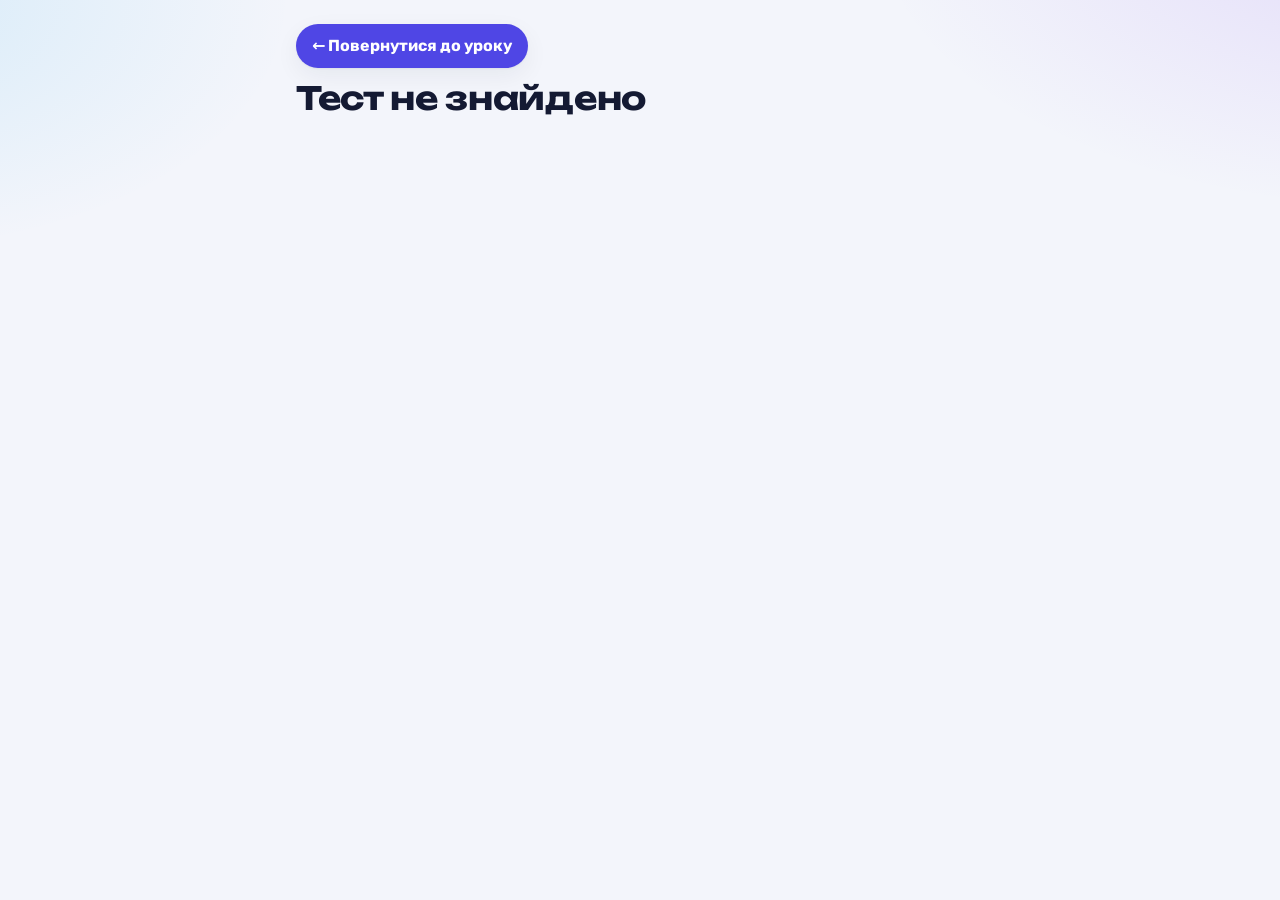
<file: test.html>
<!doctype html>
<html lang="uk">
<head>
<meta charset="utf-8">
<meta name="viewport" content="width=device-width,initial-scale=1">
<title>Тест</title>
<link rel="preconnect" href="https://fonts.googleapis.com">
<link rel="preconnect" href="https://fonts.gstatic.com" crossorigin>
<link rel="stylesheet" href="https://fonts.googleapis.com/css2?family=Unbounded:wght@500;600;700&family=Rubik:wght@400;500;600;700&display=swap">
<link rel="stylesheet" href="assets/style.css?v=202611242142">
</head>
<body>
<div class="wrap">
  <header>
    <a href="index.html" id="tBack" class="backbtn">← Повернутися до уроку</a>
    <div class="eyebrow" id="eyebrow" style="margin-top:12px"></div>
    <h1 id="title">Завантаження…</h1>
  </header>

  <section class="card" id="start">
    <p id="about" style="margin:0"></p>
    <ul id="topics" class="muted" style="margin:0;padding-left:20px"></ul>
    <div class="row2">
      <label class="fld">Клас<select id="cls"></select></label>
      <label class="fld">Прізвище та ім'я<input type="text" id="name" autocomplete="off" placeholder="Коваленко Софія"></label>
    </div>
    <label class="fld" id="codeWrap" hidden>Код уроку (скаже вчитель)<input type="text" id="lcode" autocomplete="off" autocapitalize="off" spellcheck="false" placeholder="Код уроку"></label>
    <p class="small errmsg" id="codeMsg" role="alert"></p>
    <div class="info" id="swapWrap" hidden>
      <p style="margin:0 0 8px">З цього пристрою нещодавно вже проходили цю роботу під іншим іменем. Щоб почати, попроси вчителя ввести пароль.</p>
      <input type="password" id="swapPwd" placeholder="Пароль учителя" autocomplete="off" aria-label="Пароль учителя">
      <p class="small errmsg" id="swapMsg" role="alert" style="margin:6px 0 0"></p>
    </div>
    <button class="btn" id="go" disabled>Почати</button>
    <p class="gohint" id="goHint" aria-live="polite"></p>
    <details class="howto">
      <summary>Як це працює?</summary>
      <ol>
        <li>Обери свій клас і впиши <b>прізвище та ім'я</b> — так, як у журналі.</li>
        <li>Введи <b>код уроку</b> — його скаже вчитель.</li>
        <li>Прочитай запитання, обери відповідь і натисни <b>«Відповісти»</b>. У тренажері одразу побачиш, чи правильно, і пояснення.</li>
        <li>У завданнях із кнопками й схемами під запитанням є підказка 💡 — що саме треба зробити.</li>
        <li>Не перемикайся на інші вкладки чи застосунки: поточне запитання згорить.</li>
      </ol>
    </details>
    <p class="info" style="margin:0">Кожен учень отримує власний набір завдань, порядок запитань і відповідей перемішується. Повернутися до попереднього запитання не можна. Якщо перейти в іншу вкладку, згорнути вікно, перезавантажити сторінку чи зробити знімок екрана — поточне запитання згорає. <b>Робота для самостійного виконання — не списуй і не фотографуй завдання.</b></p>
  </section>

  <div class="warn" id="warn" role="alert" hidden></div>

  <section class="card noselect" id="quiz" hidden>
    <div class="rail" id="rail"></div>
    <div class="qhead"><span class="qnum" id="qnum"></span><span class="timer" id="timer"></span></div>
    <p class="egg-bonus" id="qbonus" hidden>🎁 Бонусне питання! Таке випадає приблизно раз на сотню — пощастило.</p>
    <p class="qtext" id="qtext"></p>
    <!-- Нагадування про самостійну роботу -->
    <p class="ainote">Робота для самостійного виконання. Не списуй.</p>
    <p class="hint" id="qhint" hidden></p>
    <div class="opts" id="opts"></div>
    <div class="fb" id="fb" role="status" hidden></div>
    <button class="btn" id="next" disabled>Відповісти</button>
  </section>

  <section class="card verdict" id="result" hidden>
    <p class="who" id="rwho"></p>
    <p class="big" id="rbig"></p>
    <p class="muted" id="rstamp" style="margin:0"></p>
    <div class="report" id="report"></div>
    <button class="btn" id="again" hidden>Наступна спроба</button>
    <div class="unlock" id="unlockR" hidden>
      <input type="password" id="unlockRPwd" placeholder="Пароль учителя" autocomplete="off">
      <button class="btn ghost" id="unlockRBtn">Ще спроба</button>
      <span class="small muted" id="unlockRMsg"></span>
    </div>
    <button class="link" id="nextStudent" hidden>Утримуй — новий учень</button>
  </section>
  <a href="index.html" id="tBack2" class="backbtn wide" hidden>← Повернутися до уроку</a>

  <section class="card" id="blocked" hidden>
    <p class="who" id="bwho" style="margin:0"></p>
    <p class="muted" id="blast" style="margin:0"></p>
    <p style="margin:0">Додаткову спробу може відкрити лише вчитель.</p>
    <div class="unlock" id="unlockB">
      <input type="password" id="unlockBPwd" placeholder="Пароль учителя" autocomplete="off">
      <button class="btn ghost" id="unlockBBtn">Відкрити спробу</button>
      <span class="small muted" id="unlockBMsg"></span>
    </div>
    <button class="link" id="bback">← Назад</button>
  </section>
</div>

<script src="config.js?v=202611242142"></script>
<script src="assets/tasks.js?v=202611242142"></script>
<script src="assets/engine.js?v=202611242142"></script>
<script src="assets/eggs.js?v=202611242142"></script>
<script src="tests/index.js?v=202611242142"></script>
<script>
(function () {
  const id = new URLSearchParams(location.search).get("t");
  const file = (window.TEST_FILES || []).find((f) => f.replace(/\.js$/, "") === id);
  if (!file) { document.getElementById("title").textContent = "Тест не знайдено"; document.getElementById("start").hidden = true; return; }
  const s = document.createElement("script");
  const v = (document.querySelector('script[src*="engine.js"]').src.match(/[?&]v=(\w+)/) || [])[1];
  s.src = "tests/" + file + (v ? "?v=" + v : "");
  s.onload = () => {
    const T = TESTS.list.find((t) => t.id === id);
    const back = `index.html?l=${T.grade}-${String(T.lesson).padStart(2, "0")}`;
    document.getElementById("tBack").href = back; document.getElementById("tBack2").href = back;
    QZ.runTest(T);
  };
  document.body.appendChild(s);
})();
</script>
</body>
</html>
</file>
<file: assets/style.css>
/* ============================================================ ТОКЕНИ */
:root{
  --bg:#f3f5fb;--bg-2:#e9eefb;--surface:#ffffff;--surface-2:#f7f8fd;--fg:#141a33;--muted:#5d6584;--line:#e2e6f3;--line-2:#d3d9ec;
  --accent:#4f46e5;--accent-2:#7c3aed;--accent-3:#0ea5e9;--accent-soft:#eceafe;--accent-ink:#3730a3;
  --pass:#15803d;--pass-soft:#e3f6ea;--fail:#c2410c;--fail-soft:#fdece4;--warn:#a16207;--warn-soft:#fff5d6;--sim:#0369a1;--sim-soft:#e0f2fe;
  --grad:linear-gradient(135deg,#4f46e5 0%,#7c3aed 55%,#0ea5e9 100%);
  --shadow:0 1px 2px rgba(20,26,51,.05),0 8px 24px rgba(20,26,51,.06);
  --shadow-hi:0 2px 6px rgba(20,26,51,.08),0 16px 36px rgba(79,70,229,.14);
  --r:18px;--r-sm:12px;
  --display:"Unbounded","Rubik",system-ui,sans-serif;--body:"Rubik",system-ui,-apple-system,"Segoe UI",sans-serif;
  color-scheme:light;
}
@media (prefers-color-scheme:dark){:root:not([data-theme="light"]){
  --bg:#0c1022;--bg-2:#121834;--surface:#161c36;--surface-2:#1b2242;--fg:#e8ebfa;--muted:#9ea6c8;--line:#262e52;--line-2:#323b66;
  --accent:#8b8cf8;--accent-2:#b18cfa;--accent-3:#38bdf8;--accent-soft:#232a5c;--accent-ink:#c7c8ff;
  --pass:#4ade80;--pass-soft:#123222;--fail:#fb8a5c;--fail-soft:#3a1d14;--warn:#facc15;--warn-soft:#352c0e;--sim:#7dd3fc;--sim-soft:#0b2a3f;
  --grad:linear-gradient(135deg,#4338ca 0%,#6d28d9 55%,#0369a1 100%);
  --shadow:0 1px 2px rgba(0,0,0,.3),0 8px 24px rgba(0,0,0,.25);--shadow-hi:0 2px 6px rgba(0,0,0,.35),0 16px 36px rgba(0,0,0,.35);
  color-scheme:dark}}
:root[data-theme="dark"]{
  --bg:#0c1022;--bg-2:#121834;--surface:#161c36;--surface-2:#1b2242;--fg:#e8ebfa;--muted:#9ea6c8;--line:#262e52;--line-2:#323b66;
  --accent:#8b8cf8;--accent-2:#b18cfa;--accent-3:#38bdf8;--accent-soft:#232a5c;--accent-ink:#c7c8ff;
  --pass:#4ade80;--pass-soft:#123222;--fail:#fb8a5c;--fail-soft:#3a1d14;--warn:#facc15;--warn-soft:#352c0e;--sim:#7dd3fc;--sim-soft:#0b2a3f;
  --grad:linear-gradient(135deg,#4338ca 0%,#6d28d9 55%,#0369a1 100%);
  --shadow:0 1px 2px rgba(0,0,0,.3),0 8px 24px rgba(0,0,0,.25);--shadow-hi:0 2px 6px rgba(0,0,0,.35),0 16px 36px rgba(0,0,0,.35);
  color-scheme:dark}

/* ============================================================ ОСНОВА */
*{box-sizing:border-box}
[hidden]{display:none!important}
html,body{margin:0}
body{
  background:
    radial-gradient(900px 500px at 110% -10%,color-mix(in srgb,var(--accent-2) 14%,transparent),transparent 60%),
    radial-gradient(700px 420px at -10% 0%,color-mix(in srgb,var(--accent-3) 12%,transparent),transparent 60%),
    var(--bg);
  background-attachment:fixed;
  color:var(--fg);font-family:var(--body);font-size:17px;line-height:1.5;-webkit-font-smoothing:antialiased;
}
.wrap{max-width:720px;margin:0 auto;padding:24px 16px 56px;display:flex;flex-direction:column;gap:18px}
.wrap.wide{max-width:1000px}
.stack{display:flex;flex-direction:column;gap:18px}
.eyebrow{font-size:12px;letter-spacing:.12em;text-transform:uppercase;color:var(--muted);font-weight:600}
h1{font-family:var(--display);font-weight:700;font-size:clamp(23px,5.8vw,32px);line-height:1.15;margin:4px 0 0;text-wrap:balance;letter-spacing:-.01em}
h2{font-family:var(--display);font-weight:600;font-size:18px;margin:0;letter-spacing:-.005em}
a{color:var(--accent)}
.muted{color:var(--muted)}
.small{font-size:14px}
code{background:var(--surface-2);border:1px solid var(--line);padding:1px 6px;border-radius:6px;font-size:14px;word-break:break-all}
code:empty{display:none}

.card{background:var(--surface);border:1px solid var(--line);border-radius:var(--r);padding:22px;display:flex;flex-direction:column;gap:14px;box-shadow:var(--shadow)}
@media (max-width:480px){.card{padding:18px;border-radius:16px}}

/* ---------- поля й кнопки ---------- */
label.fld{display:flex;flex-direction:column;gap:6px;font-weight:500;font-size:15px}
input[type=text],input[type=password],input[type=date],select{
  font:inherit;font-size:16px;padding:12px 14px;border:1.5px solid var(--line-2);border-radius:var(--r-sm);
  background:var(--surface-2);color:var(--fg);width:100%;transition:border-color .15s,box-shadow .15s}
input:focus,select:focus{outline:none;border-color:var(--accent);box-shadow:0 0 0 4px color-mix(in srgb,var(--accent) 18%,transparent)}
.btn{font:inherit;font-weight:600;border:0;border-radius:var(--r-sm);padding:13px 22px;background:var(--grad);color:#fff;cursor:pointer;align-self:flex-start;
  box-shadow:0 6px 16px color-mix(in srgb,var(--accent) 30%,transparent);transition:transform .12s,box-shadow .12s,filter .12s}
.btn:hover:not(:disabled){transform:translateY(-1px);filter:brightness(1.05)}
.btn:active:not(:disabled){transform:translateY(0)}
.btn.ghost{background:transparent;color:var(--accent);border:1.5px solid color-mix(in srgb,var(--accent) 55%,transparent);box-shadow:none}
.btn.ghost:hover:not(:disabled){background:var(--accent-soft)}
.btn:disabled{opacity:.45;cursor:not-allowed;box-shadow:none}
.btn:focus-visible,.link:focus-visible,a:focus-visible{outline:3px solid var(--accent);outline-offset:2px;border-radius:8px}
.btn.small-btn{padding:8px 14px;font-size:15px}
.link{background:none;border:0;color:var(--muted);font:inherit;font-size:14px;text-decoration:underline;text-underline-offset:3px;cursor:pointer;padding:0}
.link:hover{color:var(--accent)}
.row2{display:grid;grid-template-columns:1fr 2fr;gap:12px}
@media (max-width:480px){.row2{grid-template-columns:1fr}}

/* ---------- перемикачі (класи, Комп'ютер/Телефон) ---------- */
.tabs{display:inline-flex;gap:4px;flex-wrap:wrap;padding:4px;border-radius:24px;background:var(--surface);border:1px solid var(--line);box-shadow:var(--shadow);align-self:flex-start}
.tabs button{font:inherit;font-weight:600;font-size:15px;padding:8px 16px;border-radius:999px;border:0;background:transparent;color:var(--muted);cursor:pointer;transition:background .15s,color .15s}
.tabs button:hover{color:var(--fg)}
.tabs button.on{background:var(--grad);color:#fff;box-shadow:0 4px 12px color-mix(in srgb,var(--accent) 30%,transparent)}

/* ============================================================ ШАПКИ */
.hero{position:relative;overflow:hidden;border-radius:24px;padding:26px 22px;background:var(--grad);color:#fff;box-shadow:var(--shadow-hi);display:flex;flex-direction:column;gap:10px}
.hero::after{content:"";position:absolute;inset:auto -60px -80px auto;width:240px;height:240px;border-radius:50%;background:rgba(255,255,255,.12);pointer-events:none}
.hero::before{content:"";position:absolute;inset:-70px auto auto -40px;width:180px;height:180px;border-radius:50%;background:rgba(255,255,255,.08);pointer-events:none}
.hero > *{position:relative;z-index:1}
.hero .eyebrow{color:rgba(255,255,255,.82)}
.hero h1{color:#fff;font-size:clamp(26px,7vw,38px)}
.hero p{margin:0;color:rgba(255,255,255,.9)}
.hero .link{color:rgba(255,255,255,.9)}
.hero .link:hover{color:#fff}
.hero .tabs{background:rgba(255,255,255,.16);border-color:rgba(255,255,255,.22);box-shadow:none;margin-top:6px}
.hero .tabs button{color:rgba(255,255,255,.88)}
.hero .tabs button.on{background:#fff;color:#3730a3;box-shadow:0 4px 14px rgba(0,0,0,.15)}
.hero-emoji{position:absolute;right:18px;top:14px;font-size:44px;opacity:.95;z-index:1}
@media (max-width:480px){.hero-emoji{font-size:34px;right:14px;top:12px}}
.hero-lesson{flex-direction:row;align-items:flex-start;gap:16px}
.hero-lesson .hero-text{display:flex;flex-direction:column;gap:6px;min-width:0}
.hero-no{flex:none;width:64px;height:64px;border-radius:18px;background:rgba(255,255,255,.18);border:1px solid rgba(255,255,255,.3);display:grid;place-items:center;font-family:var(--display);font-weight:700;font-size:30px}
@media (max-width:420px){.hero-no{width:52px;height:52px;font-size:24px;border-radius:14px}.hero-lesson{gap:12px}}
.hero-lesson h1{font-size:clamp(20px,5.4vw,28px)}
.pagehead{display:flex;flex-direction:column;gap:4px}

/* ============================================================ ПЕРЕЛІК УРОКІВ */
.list{display:flex;flex-direction:column;gap:12px}
.lcard{display:flex;gap:14px;align-items:flex-start;padding:16px;border:1px solid var(--line);border-radius:var(--r);background:var(--surface);color:inherit;text-decoration:none;box-shadow:var(--shadow);transition:transform .15s,box-shadow .15s,border-color .15s}
.lcard:hover{transform:translateY(-2px);box-shadow:var(--shadow-hi);border-color:color-mix(in srgb,var(--accent) 35%,var(--line))}
.lno{flex:none;width:52px;height:52px;border-radius:14px;background:var(--accent-soft);color:var(--accent-ink);display:grid;place-items:center;font-family:var(--display);font-weight:700;font-size:22px}
.lbody{display:flex;flex-direction:column;gap:6px;min-width:0}
.lcard .t{font-weight:600;text-wrap:pretty;line-height:1.35}
.lnum{font-size:13px;color:var(--muted);font-weight:500}
.chips{display:flex;gap:6px;flex-wrap:wrap}
.badge{font-size:12.5px;font-weight:600;padding:4px 10px;border-radius:999px;background:var(--accent-soft);color:var(--accent-ink);white-space:nowrap}
.badge.diag{background:var(--warn-soft);color:var(--warn)}
.badge.prac{background:var(--pass-soft);color:var(--pass)}
.badge.tool{background:var(--warn-soft);color:var(--warn)}
.badge.sim{background:var(--sim-soft);color:var(--sim)}

/* ---------- сторінка уроку: теорія ---------- */
.sec-title{display:flex;align-items:center;gap:10px}
.sec-ico{width:34px;height:34px;border-radius:10px;display:grid;place-items:center;background:var(--accent-soft);font-size:18px;flex:none}
.defs{display:flex;flex-direction:column;gap:10px}
.def{position:relative;background:var(--accent-soft);border:2px solid color-mix(in srgb,var(--accent) 55%,transparent);border-radius:14px;padding:22px 14px 12px 18px;margin-top:10px;text-wrap:pretty}
/* ярлик «✍️ Запиши» на рамці кожного визначення — і в «Коротко», і в повному конспекті */
.def::after{content:"✍️ Запиши";position:absolute;top:-11px;left:14px;padding:1px 10px;border-radius:999px;font-size:12px;font-weight:700;line-height:20px;background:var(--accent);color:#fff;white-space:nowrap}
.def.plus::after{content:"✍️ Запиши — на 12";background:var(--warn);color:var(--surface)}
.writehint{margin:0;padding:8px 12px;border-radius:12px;background:var(--surface-2);border:1px dashed var(--line-2);font-size:15px}
.backbtn{display:inline-flex;align-items:center;gap:6px;align-self:flex-start;padding:10px 16px;border-radius:999px;background:var(--accent);color:#fff;font-weight:700;font-size:16px;text-decoration:none;box-shadow:var(--shadow)}
.backbtn:hover{filter:brightness(1.08)}
.backbtn:focus-visible{outline:3px solid var(--accent-2);outline-offset:2px}
.backbtn.wide{align-self:stretch;justify-content:center;padding:14px 18px;font-size:17px}
.backbtn[hidden]{display:none}
.def::before{content:"";position:absolute;left:0;top:10px;bottom:10px;width:4px;border-radius:0 4px 4px 0;background:var(--grad)}
.def b{color:var(--accent-ink)}
/* «Коротко — на 9 балів» і ⭐-визначення для 12 */
.brief{display:flex;flex-direction:column;gap:8px}
.brief p{margin:0;line-height:1.55}
.def.plus{background:var(--warn-soft);border-color:color-mix(in srgb,var(--warn) 60%,transparent)}
.def.plus::before{background:var(--warn)}
.plusb{display:inline-block;margin-right:4px;padding:1px 8px;border-radius:999px;font-size:12px;font-weight:700;background:var(--warn);color:var(--surface);vertical-align:1px;white-space:nowrap}
.pluslegend{margin:0;font-size:14px;color:var(--muted)}
.keyhead{margin:2px 0 6px;font-weight:600;font-size:14px;color:var(--muted)}
.key{margin:0;padding:0;list-style:none;display:flex;flex-direction:column;gap:8px}
.key li{position:relative;padding-left:30px}
.key li::before{content:"✓";position:absolute;left:0;top:1px;width:20px;height:20px;border-radius:50%;background:var(--pass-soft);color:var(--pass);font-size:12px;font-weight:700;display:grid;place-items:center}

/* ---------- дія уроку (тренажер, практична, тест) ---------- */
.titem{display:flex;align-items:center;gap:14px;padding:14px 16px;border:1px solid var(--line);border-radius:16px;background:var(--surface);color:inherit;text-decoration:none;transition:transform .15s,box-shadow .15s,border-color .15s}
.titem:hover{transform:translateY(-2px);box-shadow:var(--shadow-hi);border-color:color-mix(in srgb,var(--accent) 35%,var(--line))}
.ticon{flex:none;width:46px;height:46px;border-radius:14px;display:grid;place-items:center;font-size:22px;background:var(--accent-soft)}
.ticon.prac{background:var(--pass-soft)}
.ticon.tool{background:var(--warn-soft)}
.ticon.diag{background:var(--warn-soft)}
.ticon.sim{background:var(--sim-soft)}
.tbody{display:flex;flex-direction:column;gap:2px;min-width:0;flex:1}
.titem .t{font-weight:600;line-height:1.3;text-wrap:pretty}
.tside{display:flex;flex-direction:column;align-items:flex-end;gap:6px;flex:none}
.arrow{font-size:20px;color:var(--muted);transition:transform .15s,color .15s}
.titem:hover .arrow{transform:translateX(3px);color:var(--accent)}
@media (max-width:420px){.titem .badge{display:none}}

/* ---------- код уроку ---------- */
.gate{display:flex;flex-direction:column;gap:10px;border:1.5px dashed color-mix(in srgb,var(--accent) 50%,transparent);border-radius:16px;padding:16px;background:var(--accent-soft)}
section.card.gate{border-style:dashed}
.gate .unlock{max-width:none}
.errmsg{margin:0;color:var(--fail);font-weight:600}
.errmsg:empty{display:none}
.dim{opacity:.4;pointer-events:none;filter:grayscale(1)}

/* ============================================================ ТЕСТ */
.rail{display:flex;gap:4px}
.rail i{flex:1;height:8px;border-radius:999px;background:var(--line)}
.rail i.done{background:var(--grad)}
.rail i.now{background:color-mix(in srgb,var(--accent) 45%,var(--line))}
.qhead{display:flex;justify-content:space-between;align-items:baseline;gap:12px;font-variant-numeric:tabular-nums}
.qnum{font-family:var(--display);font-weight:600;font-size:14px;color:var(--accent)}
.timer{font-variant-numeric:tabular-nums;font-weight:700;color:var(--muted);background:var(--surface-2);border:1px solid var(--line);padding:2px 10px;border-radius:999px}
.timer:empty{display:none}
.timer.low{color:var(--fail);border-color:var(--fail)}
.qtext{font-size:clamp(18px,4.8vw,22px);font-weight:600;margin:0;text-wrap:pretty;white-space:pre-line;line-height:1.35;overflow-wrap:anywhere}
.opt,.stext,.otext,.ib-body,.ib-subj,.goals li,.qx{overflow-wrap:anywhere}
.hint{font-size:14px;color:var(--muted);margin:-6px 0 0}
/* підказка до інтерактивного завдання — помітніша */
.hint.task{margin:0;padding:8px 12px;border-radius:12px;background:var(--accent-soft);color:var(--accent-ink);font-size:14px}
.hint.task::before{content:"💡 "}
.gohint{margin:-4px 0 0;font-size:14px;color:var(--accent-ink);font-weight:500}
.howto summary{cursor:pointer;font-weight:600;color:var(--accent)}
.howto ol{margin:8px 0 0;padding-left:22px;display:flex;flex-direction:column;gap:4px;font-size:15px}
/* розмиття завдань, поки сторінка без фокусу */
#quiz{position:relative}
body.veiled #quiz{filter:blur(12px)}
.ainote{margin:0;color:var(--muted);font-size:13px;line-height:1.35}
.qtext + .ainote{margin-top:-6px}
.opts{display:flex;flex-direction:column;gap:10px}
.opt{display:flex;gap:12px;align-items:center;padding:14px;border:1.5px solid var(--line);border-radius:14px;cursor:pointer;background:var(--surface);position:relative;transition:border-color .12s,background .12s,transform .12s}
.opt:hover{border-color:color-mix(in srgb,var(--accent) 55%,var(--line))}
.opt:active{transform:scale(.995)}
.opt input{position:absolute;opacity:0;pointer-events:none}
.opt .mk{flex:none;width:30px;height:30px;border-radius:10px;border:1.5px solid var(--line-2);display:grid;place-items:center;font-size:13px;font-weight:700;color:var(--muted);background:var(--surface-2)}
.opt.multi .mk{border-radius:8px}
.opt.sel{border-color:var(--accent);background:var(--accent-soft)}
.opt.sel .mk{background:var(--grad);border-color:transparent;color:#fff}
.opt.right{border-color:var(--pass);background:var(--pass-soft)}
.opt.right .mk{background:var(--pass);border-color:var(--pass);color:#fff}
.opt.wrong{border-color:var(--fail);background:var(--fail-soft)}
.opt.wrong .mk{background:var(--fail);border-color:var(--fail);color:#fff}
.opt:has(input:focus-visible){outline:3px solid var(--accent);outline-offset:2px}
.locked .opt{cursor:default}
#opts input[type=text]{font-size:18px}
.fb{border-radius:14px;padding:12px 14px;display:flex;flex-direction:column;gap:4px}
.fb p{margin:0}
.fb.ok{background:var(--pass-soft);color:var(--pass);font-weight:600}
.fb.no{background:var(--fail-soft);border:1.5px solid var(--fail)}
.fb.no b{color:var(--fail)}
.warn{background:var(--fail-soft);color:var(--fail);border:1.5px solid var(--fail);border-radius:14px;padding:12px 14px;font-weight:600}
.info{background:var(--warn-soft);color:var(--warn);border-radius:14px;padding:12px 14px;font-size:15px}
.noselect{-webkit-user-select:none;user-select:none;-webkit-touch-callout:none}
/* на телефоні кнопка «Відповісти/Далі» завжди під пальцем */
@media (max-width:560px){
  #quiz{padding-bottom:84px}
  #quiz #next{position:fixed;left:16px;right:16px;bottom:max(14px,env(safe-area-inset-bottom));z-index:20;align-self:stretch;padding:15px;font-size:17px}
  #quiz #next:disabled{opacity:1;background:var(--line-2);color:var(--muted)}
}

/* ---------- результат ---------- */
.verdict{text-align:center;align-items:center;padding-block:30px}
.verdict.pass{background:linear-gradient(180deg,var(--pass-soft),var(--surface) 70%);border-color:color-mix(in srgb,var(--pass) 40%,var(--line))}
.verdict.fail{background:linear-gradient(180deg,var(--fail-soft),var(--surface) 70%);border-color:color-mix(in srgb,var(--fail) 40%,var(--line))}
.big{
  --ring:var(--accent);
  width:168px;aspect-ratio:1;border-radius:50%;display:grid;place-items:center;margin:4px 0;
  font-family:var(--display);font-weight:700;font-size:38px;line-height:1;font-variant-numeric:tabular-nums;
  background:radial-gradient(closest-side,var(--surface) 80%,transparent 81% 100%),conic-gradient(var(--ring) calc(var(--p,0) * 1turn),var(--line) 0);
}
.pass .big{--ring:var(--pass);color:var(--pass)}
.fail .big{--ring:var(--fail);color:var(--fail)}
.who{font-size:20px;font-weight:600;margin:0}
.report{width:100%;max-width:460px;display:flex;flex-direction:column;gap:8px;text-align:left}
.rrow{display:grid;grid-template-columns:1fr auto;gap:2px 12px;padding:12px 14px;border-radius:14px;background:var(--surface);border:1px solid var(--line);font-variant-numeric:tabular-nums}
.rrow b{grid-column:1/-1}
.rrow span{color:var(--muted);font-size:15px}
.rrow em{font-style:normal;font-weight:600;text-align:right}
details.review{border:1px solid var(--line);border-radius:14px;background:var(--surface);padding:10px 14px;text-align:left;width:100%;max-width:460px}
details.review summary{cursor:pointer;font-weight:600}
.rv{border-top:1px solid var(--line);padding-block:10px;display:flex;flex-direction:column;gap:4px}
.rv p{margin:0}
.ra{font-size:15px;padding:4px 8px;border-radius:8px}
.ra.bad{color:var(--fail);background:var(--fail-soft)}
.ra.good{color:var(--pass);background:var(--pass-soft)}
.unlock{display:flex;gap:8px;flex-wrap:wrap;width:100%;max-width:460px}
.unlock input{flex:1;min-width:160px}

/* ============================================================ ПРАКТИЧНА */
.steps{list-style:none;margin:0;padding:0;display:flex;flex-direction:column;gap:8px}
.step label{display:flex;gap:12px;align-items:flex-start;padding:12px 14px;border:1.5px solid var(--line);border-radius:14px;cursor:pointer;background:var(--surface);transition:border-color .12s,background .12s}
.step input{position:absolute;opacity:0;pointer-events:none}
.step .n{flex:none;width:30px;height:30px;border-radius:50%;border:1.5px solid var(--line-2);display:grid;place-items:center;font-size:14px;font-weight:700;color:var(--muted);font-variant-numeric:tabular-nums;background:var(--surface-2)}
.step label:hover{border-color:color-mix(in srgb,var(--accent) 55%,var(--line))}
.step.done label{border-color:color-mix(in srgb,var(--pass) 55%,var(--line));background:var(--pass-soft)}
.step.done .n{background:var(--pass);border-color:var(--pass);color:#fff;font-size:0}
.step.done .n::after{content:"✓";font-size:15px}
.step input:focus-visible + .n{outline:3px solid var(--accent);outline-offset:2px}
.step .stext{flex:1;min-width:0}
.step-extra{margin:6px 0 0 56px;display:flex;flex-direction:column;gap:6px}
.step .how{margin:0;padding-left:20px;font-size:15px;color:var(--fg);display:flex;flex-direction:column;gap:3px}
.step .how li::marker{color:var(--muted);font-size:13px}
details.tip{border-radius:12px;background:var(--accent-soft);color:var(--accent-ink);font-size:15px;padding:6px 12px}
details.tip summary{cursor:pointer;font-weight:600;font-size:14px}
details.tip p{margin:6px 0 2px}
code.fname{font-family:ui-monospace,Consolas,"Cascadia Mono",monospace;font-size:.92em;background:var(--surface-2);border:1px solid var(--line-2);border-radius:6px;padding:0 5px;white-space:nowrap;color:var(--fg)}
.keys{white-space:nowrap}
figure.illus{margin:4px 0;max-width:420px}
figure.illus svg{display:block;width:100%;height:auto;font-family:var(--body)}
details.prep{border:1.5px dashed var(--line-2);border-radius:14px;padding:10px 14px;background:var(--surface-2)}
details.prep > summary{cursor:pointer;font-weight:600}
.prep-item{margin-top:10px}
.prep-item p{margin:0}
.qa-list{display:flex;flex-direction:column;gap:8px}
details.qa{border:1px solid var(--line);border-radius:12px;background:var(--surface);padding:10px 14px}
details.qa > summary{cursor:pointer;font-weight:600}
.qa-body p{margin:8px 0 0}
@media (max-width:520px){.step-extra{margin-left:8px}}
.prog{margin:0;font-weight:600;color:var(--muted)}
.prog.full{color:var(--pass)}
table.t{border-collapse:collapse;width:100%;font-size:15px}
table.t td,table.t th{border-bottom:1px solid var(--line);padding:8px 6px;text-align:left}
table.crit td.pts{text-align:right;font-weight:700;font-variant-numeric:tabular-nums;white-space:nowrap}
table.crit tr.sum td{font-weight:700;border-bottom:0}

/* ============================================================ QR */
.qgrid{display:grid;grid-template-columns:repeat(auto-fill,minmax(200px,1fr));gap:12px}
.qcard{display:flex;flex-direction:column;gap:4px;align-items:center;text-align:center;padding:14px;border:1px solid #e2e6f3;border-radius:16px;background:#fff;color:#141a33;text-decoration:none;break-inside:avoid;box-shadow:var(--shadow);transition:transform .15s}
.qcard:hover{transform:translateY(-2px)}
.qcard img{width:100%;max-width:180px;aspect-ratio:1}
.qcard code{background:transparent;border:0;color:#5d6584}
.qcard.qhome{border:2px solid #4f46e5}
.qone{min-height:100dvh;display:flex;flex-direction:column;align-items:center;justify-content:center;gap:12px;padding:24px 16px;text-align:center;background:#fff;color:#141a33}
.qone .eyebrow{color:#5d6584}
.qone h1{max-width:900px;color:#141a33}
.qone img{width:min(70vh,86vw);aspect-ratio:1}
.qurl{font-family:var(--display);font-size:clamp(16px,3vw,28px);margin:0;word-break:break-all}

/* ============================================================ КАБІНЕТ УЧИТЕЛЯ */
.rhead{display:flex;justify-content:space-between;align-items:center;gap:12px}
.filters{display:grid;grid-template-columns:repeat(3,minmax(0,1fr));gap:10px}
@media (max-width:560px){.filters{grid-template-columns:1fr}}
.filters select{padding:10px 12px}
.filters input[type=date]{padding:9px 12px;margin-top:6px}
.tiles{display:grid;grid-template-columns:repeat(auto-fill,minmax(118px,1fr));gap:8px}
.tile{display:flex;flex-direction:column;gap:2px;padding:12px 14px;border:1px solid var(--line);border-radius:14px;background:var(--surface-2);border-top-width:4px}
.tile .tl{font-size:13px;color:var(--muted);font-weight:600}
.tile .tv{font-family:var(--display);font-size:26px;line-height:1.15;font-variant-numeric:tabular-nums;color:var(--fg)}
.tile .ts{font-size:12px;color:var(--muted)}
.tile.lv-hi{border-top-color:var(--pass)}
.tile.lv-ok{border-top-color:var(--accent)}
.tile.lv-mid{border-top-color:var(--warn)}
.tile.lv-low,.tile.lv-warn{border-top-color:var(--fail)}
.tablewrap{overflow-x:auto;-webkit-overflow-scrolling:touch}
table.res{min-width:720px}
table.res th{font-size:13px;color:var(--muted);font-weight:600;white-space:nowrap}
table.res td{vertical-align:top}
table.res td.num{font-variant-numeric:tabular-nums;white-space:nowrap}
table.res td.g{white-space:nowrap;border-left:4px solid transparent}
table.res td.g.lv-hi{border-left-color:var(--pass)}
table.res td.g.lv-ok{border-left-color:var(--accent)}
table.res td.g.lv-mid{border-left-color:var(--warn)}
table.res td.g.lv-low{border-left-color:var(--fail)}
table.res tr.grp td{background:var(--accent-soft);color:var(--fg);font-size:14px;padding:8px 10px;border-bottom:0}
.warn-t{color:var(--fail);font-weight:700}
.filters .chk{display:flex;align-items:center;gap:8px;font-size:14px;font-weight:600;align-self:end;padding-bottom:10px}
.filters .chk input{width:18px;height:18px}
td.flags{min-width:110px;cursor:pointer}
.flag{display:inline-block;margin:1px 3px 1px 0;padding:1px 7px;border-radius:999px;font-size:12px;font-weight:600;white-space:nowrap;background:var(--warn-soft);color:var(--warn)}
.flaglegend summary{cursor:pointer}
.sortbtn{all:unset;cursor:pointer;font:inherit;font-size:13px;font-weight:600;color:var(--muted);white-space:nowrap;padding:2px 0}
.sortbtn:hover,.sortbtn.on{color:var(--accent)}
.sortbtn:focus-visible{outline:2px solid var(--accent);outline-offset:2px;border-radius:4px}
details.card{gap:12px}
details.card > summary{cursor:pointer;list-style-position:outside}
details.card:not([open]){gap:0}
/* повний конспект на сторінці уроку */
details.notes > summary{list-style:none}
details.notes > summary::-webkit-details-marker{display:none}
details.notes > summary h2{margin:0}
.ntoggle{margin-left:auto;font-family:var(--body);font-size:14px;font-weight:600;color:var(--accent);white-space:nowrap}
.ntoggle::after{content:"Розгорнути ▾"}
details.notes[open] .ntoggle::after{content:"Згорнути ▴"}
.nbody{display:flex;flex-direction:column;gap:12px;line-height:1.55}
.nbody h3{margin:14px 0 0;font-size:19px;line-height:1.3}
.nbody h3:first-child{margin-top:4px}
.nbody p,.nbody ul,.nbody ol{margin:0}
.nbody ul,.nbody ol{padding-left:22px;display:flex;flex-direction:column;gap:4px}
.nbody .nnote{color:var(--muted);font-size:15px}
.nbody .ntask{margin-top:8px}
.ntable{overflow-x:auto;-webkit-overflow-scrolling:touch;border:1px solid var(--line);border-radius:12px}
.ntable table{border-collapse:collapse;width:100%;font-size:15px}
.ntable th,.ntable td{padding:8px 10px;text-align:left;vertical-align:top;border-bottom:1px solid var(--line)}
.ntable th{background:var(--surface-2);font-weight:600}
.ntable tr:last-child td{border-bottom:0}
.ntable th,.ntable td{-webkit-hyphens:auto;hyphens:auto}
@media (max-width:480px){
  .ntable table{font-size:14px}
  .ntable th,.ntable td{padding:7px 8px}
  /* таблиці на 3+ колонки на телефоні — стосом карток: рядок = блок, колонки підписані */
  .ntable.wide thead{display:none}
  .ntable.wide table,.ntable.wide tbody,.ntable.wide tr,.ntable.wide td{display:block}
  .ntable.wide tr{padding:9px 12px;border-bottom:1px solid var(--line)}
  .ntable.wide tr:last-child{border-bottom:0}
  .ntable.wide td{border:0;padding:1px 0}
  .ntable.wide td:first-child{font-weight:600;padding-bottom:3px}
  .ntable.wide td:not(:first-child)::before{content:attr(data-th) ": ";color:var(--muted)}
}

/* ============================================================ ПАСХАЛКИ */
.egg-bonus{margin:0;padding:10px 14px;border-radius:14px;background:var(--warn-soft);color:var(--warn);font-weight:600;font-size:15px}
.egg-line{margin:0;font-weight:600;font-size:18px}
.egg-toast{position:fixed;left:50%;bottom:24px;transform:translateX(-50%);z-index:50;background:var(--fg);color:var(--bg);padding:10px 18px;border-radius:999px;font-weight:600;font-size:15px;max-width:calc(100% - 32px);text-align:center;box-shadow:0 8px 28px rgba(0,0,0,.25)}
.egg-fly{position:fixed;top:18vh;left:-120px;z-index:49;font-size:56px;pointer-events:none;animation:eggfly 3.4s linear forwards}
@keyframes eggfly{0%{transform:translate(0,0) rotate(-6deg)}50%{transform:translate(55vw,-6vh) rotate(4deg)}100%{transform:translate(calc(100vw + 240px),2vh) rotate(-4deg)}}
.egg-confetti{position:fixed;inset:0;pointer-events:none;z-index:48;overflow:hidden}
.egg-confetti i{position:absolute;top:-12px;width:8px;height:14px;border-radius:2px;animation:eggfall linear forwards}
@keyframes eggfall{to{top:105vh;transform:rotate(540deg)}}
.egg-snow{position:fixed;inset:0;pointer-events:none;z-index:47;overflow:hidden}
.egg-snow i{position:absolute;top:-24px;color:#9ecbff;font-style:normal;opacity:.85;animation:eggsnow linear forwards}
@keyframes eggsnow{to{top:105vh;transform:translateX(30px) rotate(180deg)}}

/* ============================================================ РУХ І ДРУК */
@media (prefers-reduced-motion:no-preference){
  .card:not(#quiz),.lcard,.titem,.hero{animation:rise .28s ease-out backwards}
  .list > *:nth-child(2){animation-delay:.03s}.list > *:nth-child(3){animation-delay:.06s}.list > *:nth-child(4){animation-delay:.09s}.list > *:nth-child(n+5){animation-delay:.12s}
  @keyframes rise{from{opacity:0;transform:translateY(8px)}to{opacity:1;transform:none}}
}
@media (prefers-reduced-motion:reduce){*{transition:none!important}}
@media print{
  body{background:#fff}
  .noprint{display:none!important}
  .wrap{padding:0}
  .qgrid{grid-template-columns:repeat(3,1fr)}
  .qcard{border-color:#999;box-shadow:none}
}

/* ============================================================ ІНТЕРАКТИВНІ ЗАВДАННЯ (assets/tasks.js) */
.opts.tasks{gap:10px}
.right-mark,.sfix{font-size:13px;font-weight:700;color:var(--pass);white-space:nowrap}
/* розклади по групах */
.srow{display:flex;flex-direction:column;gap:8px;padding:12px;border:1.5px solid var(--line);border-radius:14px;background:var(--surface)}
.stext{font-weight:600}
.sbtns{display:flex;flex-wrap:wrap;gap:6px}
.sbtn{font:inherit;font-size:14px;font-weight:600;padding:7px 12px;border-radius:999px;border:1.5px solid var(--line-2);background:var(--surface-2);color:var(--fg);cursor:pointer}
.sbtn:hover{border-color:var(--accent)}
.sbtn.on{background:var(--grad);border-color:transparent;color:#fff}
.srow.right{border-color:var(--pass);background:var(--pass-soft)}
.srow.wrong{border-color:var(--fail);background:var(--fail-soft)}
/* порядок */
.olist{display:flex;flex-direction:column;gap:8px}
.oitem{display:flex;align-items:center;gap:12px;text-align:left;font:inherit;padding:12px 14px;border:1.5px solid var(--line);border-radius:14px;background:var(--surface);color:var(--fg);cursor:pointer}
.oitem:hover{border-color:color-mix(in srgb,var(--accent) 55%,var(--line))}
.ono{flex:none;width:30px;height:30px;border-radius:50%;border:1.5px dashed var(--line-2);display:grid;place-items:center;font-weight:700;font-variant-numeric:tabular-nums}
.oitem.on .ono{border:0;background:var(--grad);color:#fff}
.otext{flex:1}
.oitem.right{border-color:var(--pass);background:var(--pass-soft)}
.oitem.wrong{border-color:var(--fail);background:var(--fail-soft)}
/* клавіші */
.kwrap{display:flex;flex-direction:column;gap:10px;align-items:flex-start}
.kshow{min-height:64px;width:100%;display:flex;align-items:center;justify-content:center;gap:8px;flex-wrap:wrap;border:2px dashed var(--line-2);border-radius:16px;padding:12px;background:var(--surface-2)}
.kshow.right{border:2px solid var(--pass);background:var(--pass-soft)}
.kshow.wrong{border:2px solid var(--fail);background:var(--fail-soft)}
kbd{font-family:var(--body);font-weight:700;font-size:16px;min-width:38px;text-align:center;padding:6px 10px;border-radius:9px;background:var(--surface);border:1.5px solid var(--line-2);border-bottom-width:4px;color:var(--fg)}
.kgrid{display:grid;grid-template-columns:1fr 1fr;gap:8px;width:100%}
.kopt{display:flex;gap:6px;align-items:center;justify-content:center;flex-wrap:wrap;padding:12px;border:1.5px solid var(--line);border-radius:14px;background:var(--surface);cursor:pointer;font:inherit}
.kopt.on{border-color:var(--accent);background:var(--accent-soft)}
.kopt.right{border-color:var(--pass);background:var(--pass-soft)}
.kopt.wrong{border-color:var(--fail);background:var(--fail-soft)}
/* схеми */
.scenewrap{border:1px solid var(--line);border-radius:16px;background:var(--surface-2);padding:8px}
svg.scene{display:block;width:100%;height:auto;font-family:var(--body)}
.sc-frame{fill:var(--surface);stroke:var(--line-2)}
.sc-bar{fill:color-mix(in srgb,var(--accent) 12%,var(--surface))}
.sc-menu{fill:var(--surface-2)}
.sc-paper{fill:var(--surface-2);stroke:var(--line)}
.sc-line{fill:var(--line-2)}
.sc-scroll{fill:var(--line-2)}
.sc-btn{fill:transparent}
.sc-wall{fill:color-mix(in srgb,var(--accent-3) 22%,var(--surface))}
.sc-icon{fill:transparent}
.sc-task{fill:#1e2340}
.sc-tbtn{fill:rgba(255,255,255,.08)}
.sc-tbtn2{fill:var(--surface-2);stroke:var(--line-2)}
.sc-field{fill:var(--surface-2);stroke:var(--line-2)}
.sc-send{fill:var(--accent)}
.sc-tab{fill:transparent}
.sc-tabon{fill:var(--accent-soft)}
.sc-ribbon{fill:var(--surface-2);stroke:var(--line)}
.sc-rbtn{fill:transparent}
.sc-cloud{fill:color-mix(in srgb,var(--accent-3) 18%,var(--surface));stroke:var(--line-2)}
.sc-wire{stroke:var(--muted);stroke-width:3}
.sc-wireless{stroke:var(--muted);stroke-width:1.5;stroke-dasharray:3 3}
.sc-waves{stroke:var(--accent);stroke-width:2.5;stroke-linecap:round}
.sc-stage{fill:#fff;stroke:var(--line-2)}
.sc-ball{fill:#f97316}
.sc-path{stroke:#94a3b8;stroke-width:1.5;stroke-dasharray:4 3}
.sc-cell{fill:var(--surface);stroke:var(--line)}
.sc-key{fill:var(--accent-soft);stroke:var(--accent)}
.sc-active{fill:var(--surface);stroke:var(--accent);stroke-width:2.5}
.sc-num{text-anchor:end;fill:var(--fg)}
.sc-tc{font-size:12px;font-weight:600;text-anchor:middle;fill:var(--fg)}
.sc-arrowbg{fill:#fff;stroke:#999}
.sc-t{font-size:12px;font-weight:600;fill:var(--fg)}
.sc-s{font-size:11px;fill:var(--muted)}
.sc-ic{font-size:13px;text-anchor:middle;fill:var(--fg)}
.sc-emoji{font-size:24px;text-anchor:middle}
.sc-emoji2{font-size:14px;text-anchor:middle}
.sc-lbl{font-size:10px;text-anchor:middle;fill:var(--fg)}
.sc-arrow{font-size:11px;text-anchor:middle;fill:#1a56db;font-weight:700}
.sc-start{font-size:16px;text-anchor:middle;fill:#7cc4ff}
.sc-apps{font-size:12px;text-anchor:middle}
.sc-clock{font-size:11px;text-anchor:middle;fill:#e8ebfa}
.sc-tabt{font-size:9.5px;text-anchor:middle;fill:var(--fg)}
.sc-tabt.sc-xs{font-size:8.3px}
.sc-sendt{font-size:11px;font-weight:700;text-anchor:middle;fill:#fff}
.hot{cursor:pointer;transition:fill .12s,stroke .12s}
.hot:hover{stroke:var(--accent);stroke-width:2}
.hot:focus-visible{outline:none;stroke:var(--accent);stroke-width:3}
.hot.on{stroke:var(--accent);stroke-width:3;fill:color-mix(in srgb,var(--accent) 18%,transparent)}
.hot.right{stroke:var(--pass);stroke-width:3;fill:color-mix(in srgb,var(--pass) 25%,transparent)}
.hot.wrong{stroke:var(--fail);stroke-width:3;fill:color-mix(in srgb,var(--fail) 22%,transparent)}
/* цілі симулятора */
.goals{margin:0;padding:12px 14px 12px 34px;border-radius:14px;background:var(--accent-soft);display:flex;flex-direction:column;gap:4px;font-weight:500}
.goals li.done,.goals li.right{color:var(--pass)}
.goals li.done::marker{content:"✓  "}
.goals li.right::marker{content:"✓  "}
.goals li.wrong{color:var(--fail)}
.goals li.wrong::marker{content:"✗  "}
/* «Провідник» */
.fx{border:1px solid var(--line-2);border-radius:16px;overflow:hidden;background:var(--surface)}
.fx-bar{display:flex;flex-wrap:wrap;gap:4px;padding:8px;background:var(--surface-2);border-bottom:1px solid var(--line)}
.fx-b{display:flex;align-items:center;gap:6px;font:inherit;font-size:13px;font-weight:600;padding:7px 10px;border:1px solid var(--line);border-radius:10px;background:var(--surface);color:var(--fg);cursor:pointer}
.fx-b:hover{border-color:var(--accent)}
.fx-b.off{opacity:.45}
.fx-bi{font-size:16px;line-height:1;white-space:nowrap}
.fx-bt{-webkit-hyphens:manual;hyphens:manual}
/* на телефоні — сітка 4 × 2, значок над підписом: підписи не ховаємо */
@media (max-width:560px){
  .fx-bar{display:grid;grid-template-columns:repeat(4,minmax(0,1fr));gap:5px;padding:6px}
  .fx-b{flex-direction:column;justify-content:center;gap:3px;padding:7px 2px;font-size:11px;line-height:1.15;text-align:center;min-height:52px;min-width:0}
  .fx-bt{overflow-wrap:anywhere}
  .fx-bi{font-size:19px}
}
@media (max-width:440px){.fx-bar{grid-template-columns:repeat(3,minmax(0,1fr))}}
@media (max-width:350px){.fx-bar{grid-template-columns:repeat(2,minmax(0,1fr))}.fx-b{flex-direction:row;gap:6px;min-height:40px}}
.fx-path{display:flex;align-items:center;gap:8px;padding:8px 10px;font-size:14px;border-bottom:1px solid var(--line);color:var(--muted)}
.fx-up{font:inherit;border:1px solid var(--line);border-radius:8px;background:var(--surface-2);color:var(--fg);padding:2px 8px;cursor:pointer}
.fx-up:disabled{opacity:.4;cursor:default}
.fx-grid{display:grid;grid-template-columns:repeat(auto-fill,minmax(96px,1fr));gap:6px;padding:10px;min-height:120px;align-content:start}
.fx-grid>p{grid-column:1/-1;margin:6px 2px}
.fx-item{display:flex;flex-direction:column;align-items:center;gap:4px;padding:8px 4px;border:1.5px solid transparent;border-radius:12px;background:transparent;font:inherit;font-size:13px;color:var(--fg);cursor:pointer;text-align:center}
.fx-item:hover{background:var(--surface-2)}
.fx-item.on{border-color:var(--accent);background:var(--accent-soft)}
.fx-item.cut{opacity:.5}
.fx-ic{font-size:30px;line-height:1}
.fx-n{word-break:break-word;line-height:1.2}
.fx-restore{font:inherit;font-size:12px;font-weight:600;border:1px solid var(--accent);color:var(--accent);background:transparent;border-radius:999px;padding:3px 10px;cursor:pointer}
.fx-rename{display:flex;gap:8px;padding:8px 10px;border-top:1px solid var(--line);background:var(--accent-soft)}
.fx-rename input{flex:1}
.fx-status{padding:9px 12px;font-size:14px;color:var(--fg);border-top:1px solid var(--line);background:var(--accent-soft)}
/* «Пошта Ліцею» */
.ib{border:1px solid var(--line-2);border-radius:16px;overflow:hidden;background:var(--surface)}
.ib-head{display:flex;flex-wrap:wrap;gap:4px 10px;align-items:baseline;padding:10px 12px;background:var(--grad);color:#fff}
.ib-head span{font-size:12px;opacity:.9}
.ib-list{display:flex;flex-direction:column}
.ib-row{display:flex;align-items:center;gap:10px;padding:10px 12px;border:0;border-bottom:1px solid var(--line);background:var(--surface);font:inherit;text-align:left;color:var(--fg);cursor:pointer}
.ib-row:hover{background:var(--surface-2)}
.ib-row.right{background:var(--pass-soft)}
.ib-row.wrong{background:var(--fail-soft)}
.ib-av{flex:none;width:34px;height:34px;border-radius:50%;display:grid;place-items:center;background:var(--accent-soft);color:var(--accent-ink);font-weight:700}
.ib-meta{display:flex;flex-direction:column;min-width:0;flex:1}
.ib-meta b{font-size:14px}
.ib-meta span{font-size:13px;color:var(--muted);white-space:nowrap;overflow:hidden;text-overflow:ellipsis}
.ib-mark{flex:none;font-size:18px;color:var(--muted)}
.ib-why{margin:0;padding:6px 12px 10px 56px;font-size:13px;color:var(--muted);border-bottom:1px solid var(--line)}
.ib-view{display:flex;flex-direction:column;gap:8px;padding:12px}
.ib-from{margin:0}
.ib-addr{font-size:14px;color:var(--muted);word-break:break-all}
.ib-subj{margin:0;font-weight:700}
.ib-body{border:1px solid var(--line);border-radius:12px;padding:10px 12px;background:var(--surface-2)}
.ib-body p{margin:0 0 6px}
.ib-link{color:#1a56db;text-decoration:underline;cursor:pointer}
:root[data-theme="dark"] .ib-link{color:#7cb3ff}
@media (prefers-color-scheme:dark){:root:not([data-theme="light"]) .ib-link{color:#7cb3ff}}
.ib-att{font-size:14px;color:var(--muted)}
.ib-status{font-size:13px;color:var(--muted);padding:8px 10px;border-radius:10px;background:var(--surface-2);border:1px dashed var(--line-2);overflow-wrap:anywhere}
.ib-status.on{color:var(--fg);border-style:solid;border-color:var(--accent)}
.ib-btns{display:flex;gap:8px;flex-wrap:wrap}
.ib-btns .btn{flex:1;min-width:130px}
.ib-ph{color:var(--fail)!important;border-color:color-mix(in srgb,var(--fail) 55%,transparent)!important}
/* стрічка «Шукач» / «Чат класу» */
.fd{border:1px solid var(--line-2);border-radius:16px;overflow:hidden;background:var(--surface);display:flex;flex-direction:column}
.fd-query{display:flex;gap:8px;align-items:center;margin:10px 12px 2px;padding:8px 14px;border:1px solid var(--line-2);border-radius:999px;background:var(--surface-2)}
.fd-qtext{font-weight:600}
.fd-item{display:flex;flex-direction:column;gap:6px;padding:12px;border-bottom:1px solid var(--line)}
.fd-item.right{background:var(--pass-soft)}
.fd-item.wrong{background:var(--fail-soft)}
.fd-title{font-weight:700;color:#1a56db;font-size:16px}
:root[data-theme="dark"] .fd-title{color:#7cb3ff}
@media (prefers-color-scheme:dark){:root:not([data-theme="light"]) .fd-title{color:#7cb3ff}}
.fd-url{font-size:13px;color:var(--pass);word-break:break-all}
.fd-body p{margin:0 0 4px;font-size:15px}
.fd-chat .fd-body{background:var(--surface-2);border-radius:4px 14px 14px 14px;padding:8px 12px;margin-left:44px}
.fd-top{display:flex;gap:10px;align-items:center}
.fd-who{display:flex;flex-direction:column;min-width:0}
.fd-who span{font-size:12px;color:var(--muted)}
.fd-btns{display:flex;flex-wrap:wrap;gap:6px}
.fd-chat .fd-btns{margin-left:44px}
.fd-b{font:inherit;font-size:14px;font-weight:600;padding:7px 12px;border-radius:999px;border:1.5px solid var(--line-2);background:var(--surface);color:var(--fg);cursor:pointer}
.fd-b.on{border-color:var(--accent);background:var(--accent-soft);color:var(--accent-ink)}
.fd .ib-status{margin:10px 12px 0}
.fd-count{margin:8px 12px 12px}
.fd-item .ib-why{padding:0;border:0}
/* колірна палітра */
.cl{display:flex;flex-direction:column;gap:12px;padding:12px;border:1px solid var(--line-2);border-radius:16px;background:var(--surface)}
.cl.right{background:var(--pass-soft)}
.cl.wrong{background:var(--fail-soft)}
.cl-given{display:flex;flex-direction:column;gap:2px}
.cl-code{font-family:ui-monospace,Consolas,monospace;font-size:22px;letter-spacing:.5px}
.cl-sliders{display:flex;flex-direction:column;gap:10px}
.cl-row{display:grid;grid-template-columns:26px 1fr 64px;gap:10px;align-items:center}
.cl-row input[type=range]{width:100%;height:28px}
.cl-row input[type=number]{padding:6px 8px;font-size:16px}
.cl-ch{font-size:18px}.cl-r{color:#dc2626}.cl-g{color:#16a34a}.cl-b{color:#2563eb}
.cl-row-r input[type=range]{accent-color:#dc2626}.cl-row-g input[type=range]{accent-color:#16a34a}.cl-row-b input[type=range]{accent-color:#2563eb}
.cl-code .cl-chip{display:inline-block;margin:4px 8px 0 0;padding:2px 10px;border:1px solid currentColor;border-radius:10px;background:var(--surface)}
.cl-chip small{font-size:14px;font-weight:800}
.cl-hexrow{display:flex;gap:10px;align-items:center}
.cl-hexrow input{flex:1;font-family:ui-monospace,Consolas,monospace;font-size:18px;text-transform:uppercase}
.cl-prev{display:flex;gap:12px;align-items:center}
.cl-sw{width:56px;height:56px;border-radius:14px;border:1px solid var(--line-2);flex:none}
.cl-sw.empty{background:repeating-linear-gradient(45deg,var(--surface-2) 0 6px,var(--surface) 6px 12px)!important}
.cl-lab{font-family:ui-monospace,Consolas,monospace;font-size:15px}
/* вузли */
svg.nodes{display:block;width:100%;max-width:380px;margin:0 auto;height:auto;touch-action:none;user-select:none}
.nd-grid{stroke:var(--line);stroke-width:1}
.nd-target{fill:none;stroke:var(--accent);stroke-width:3;stroke-dasharray:8 6;opacity:.8}
.nd-shape{fill:color-mix(in srgb,var(--accent-2) 22%,transparent);stroke:var(--fg);stroke-width:2}
.nd-shape.right{fill:color-mix(in srgb,var(--pass) 30%,transparent);stroke:var(--pass)}
.nd-shape.wrong{fill:color-mix(in srgb,var(--fail) 22%,transparent);stroke:var(--fail)}
.nd-node{cursor:grab}
.nd-node.on{cursor:grabbing}
.nd-hit{fill:transparent}
.nd-dot{fill:var(--surface);stroke:var(--fg);stroke-width:3}
.nd-node.on .nd-dot{fill:var(--accent);stroke:var(--accent)}
/* симулятор «Ключові кадри» (tween) */
.tw{display:flex;flex-direction:column;gap:10px;padding:10px;border:1px solid var(--line-2);border-radius:16px;background:var(--surface)}
.tw.right{background:var(--pass-soft)}.tw.wrong{background:var(--fail-soft)}
.tw-stage{display:block;width:100%;height:auto;touch-action:none;user-select:none;-webkit-user-select:none;border-radius:10px}
.tw-bg{fill:#d7efff}
.tw-obj{cursor:grab}.tw-obj.on{cursor:grabbing}
.tw-hit{fill:transparent}
.tw-ring{fill:none;stroke:#4f46e5;stroke-width:2.5;stroke-dasharray:6 5}
.tw-ghost{pointer-events:none}
.tw-ghost.right .tw-ring{stroke:#15803d;stroke-dasharray:none}.tw-ghost.wrong .tw-ring{stroke:#c2410c}
.tw-lab{font:600 11px var(--body);fill:#1e293b}
.tw-dot{fill:#4f46e5;opacity:.35;pointer-events:none}.tw-dot.key{opacity:.9}
.tw-info{margin:0}
.tw-row{grid-template-columns:96px 1fr 64px}
.tw-n{font-size:14px}
.tw-cells{display:flex;gap:3px;overflow-x:auto;padding-bottom:6px}
.tw-cell{font:inherit;flex:0 0 32px;height:44px;display:flex;flex-direction:column;align-items:center;justify-content:center;border:1px solid var(--line-2);border-radius:6px;background:var(--surface-2);color:var(--muted);font-size:12px;cursor:pointer;padding:0}
.tw-cell .k{font-size:12px;height:15px;line-height:15px;color:var(--accent)}
.tw-cell.goal{border-color:var(--accent)}
.tw-cell.cur{background:var(--accent);border-color:var(--accent);color:#fff}.tw-cell.cur .k{color:#fff}
.tw-bar{display:flex;flex-wrap:wrap;gap:8px 16px;align-items:center}
.tw-bar .btn{align-self:auto}

/* клавіші в текстах практичних — дрібніші за клавіші в тренажерах */
.keys kbd{font-size:.85em;font-weight:600;min-width:0;padding:0 6px;border-width:1px;border-bottom-width:2px;border-radius:6px;background:var(--surface-2);line-height:1.5}

/* «Знайди й впиши» (probe, assets/tasks.js) */
.pb-win{border:1.5px solid var(--line-2);border-radius:14px;background:var(--surface);overflow:hidden}
.pb-head{display:flex;align-items:center;gap:8px;padding:8px 12px;background:var(--surface-2);border-bottom:1px solid var(--line);font-size:14px;font-weight:600;min-height:42px}
.pb-path{overflow-wrap:anywhere}
.pb-back{border:1px solid var(--line-2);background:var(--surface);color:var(--fg);border-radius:8px;padding:2px 10px;font:inherit;cursor:pointer}
.pb-body{padding:8px;display:flex;flex-direction:column;gap:6px}
.pb-row{display:flex;gap:10px;align-items:center;text-align:left;width:100%;padding:10px 12px;border:1px solid var(--line);border-radius:10px;background:var(--surface);color:var(--fg);font:inherit;font-size:15px;cursor:pointer}
.pb-row.on,.pb-thumb.on{border-color:var(--accent);background:var(--accent-soft)}
.pb-name{overflow-wrap:anywhere}
.pb-props,.pb-tip,.pb-att{display:flex;flex-direction:column;gap:2px;padding:10px 12px;border-radius:10px;background:var(--surface-2);border:1px dashed var(--line-2);font-size:14px}
.pb-tip{background:var(--warn-soft);color:var(--warn);border-style:solid;font-weight:600;overflow-wrap:anywhere}
.pb-empty{margin:4px;color:var(--muted);font-size:14px}
.pb-body:has(.pb-strip){flex-direction:row;align-items:flex-start}
.pb-strip{display:flex;flex-direction:column;gap:6px;flex:0 0 42%}
.pb-thumb{display:flex;gap:8px;align-items:center;text-align:left;padding:8px 10px;border:1px solid var(--line);border-radius:10px;background:var(--surface);color:var(--fg);font:inherit;font-size:14px;cursor:pointer}
.pb-thumb .pb-no{font-weight:700;min-width:18px}
.pb-thumb.hid{opacity:.45}
.pb-thumb.hid .pb-no{text-decoration:line-through}
.pb-slide{flex:1;min-width:0;display:flex;flex-direction:column;gap:8px}
.pb-stitle{padding:22px 12px;border:1px solid var(--line-2);border-radius:10px;text-align:center;font-weight:700;background:var(--surface-2)}
.pb-notes{font-size:14px;padding:8px 10px;border-radius:10px;background:var(--surface-2);overflow-wrap:anywhere}
.pb-list{display:flex;flex-direction:column;gap:6px}
.pb-mail{display:flex;flex-direction:column;gap:4px;font-size:14px;overflow-wrap:anywhere}
.pb-mail:not(:empty){padding:10px 12px;border-radius:10px;background:var(--surface-2)}
.pb-mh{color:var(--muted)}
.pb-mb{margin:6px 0 0;color:var(--fg)}
.pb-link{border:0;background:none;padding:0;font:inherit;color:var(--accent);text-decoration:underline;cursor:pointer}
.pb-ans{width:100%;font:inherit;font-size:17px;padding:12px 14px;border:1.5px solid var(--line-2);border-radius:12px;background:var(--surface);color:var(--fg)}
.pb-ans.right{border-color:var(--pass);background:var(--pass-soft)}
.pb-ans.wrong{border-color:var(--fail);background:var(--fail-soft)}
.pb-fix{margin:0;color:var(--pass);font-weight:600}
@media (max-width:520px){.pb-body:has(.pb-strip){flex-direction:column}.pb-strip{flex-basis:auto;width:100%}}
.def.plus .plusb{display:none}

/* конспект-гра (бета) на сторінці уроку */
.questcard{border:1.5px solid color-mix(in srgb,var(--accent-2) 45%,var(--line));background:linear-gradient(135deg,color-mix(in srgb,var(--accent-2) 10%,var(--surface)),var(--surface))}
.questcard .btn{align-self:flex-start;text-decoration:none}
.beta{font-family:var(--body);font-size:11px;font-weight:700;letter-spacing:.06em;text-transform:uppercase;background:var(--accent-2);color:#fff;border-radius:999px;padding:2px 8px;vertical-align:middle}
.questcard .lucky{margin:0;font-weight:600;color:var(--pass)}

/* Практична: «Крок за кроком» і згорнуте «як саме» (24.11.2026) */
.viewsw{align-self:flex-start;border:1.5px solid var(--line-2);background:var(--surface);color:var(--fg);border-radius:999px;padding:6px 14px;font:inherit;font-size:14px;font-weight:600;cursor:pointer}
.viewsw:hover{border-color:var(--accent)}
details.howbox{border-radius:12px;background:var(--accent-soft);color:var(--fg);font-size:15px;padding:8px 12px}
details.howbox > summary{cursor:pointer;font-weight:600;font-size:15px;color:var(--accent-ink)}
details.howbox .how{margin:8px 0 2px;padding-left:20px;display:flex;flex-direction:column;gap:4px}
details.howbox .tipline{margin:8px 0 2px;color:var(--accent-ink)}
.steps.focusmode{gap:0}
.focus{border:2px solid var(--accent);border-radius:18px;padding:16px 18px;background:var(--surface);display:flex;flex-direction:column;gap:12px}
.fdots{display:flex;flex-wrap:wrap;gap:6px}
.fdot{width:30px;height:30px;border-radius:50%;border:1.5px solid var(--line-2);background:var(--surface-2);color:var(--muted);font:inherit;font-size:13px;font-weight:700;cursor:pointer;padding:0}
.fdot.done{background:var(--pass);border-color:var(--pass);color:#fff}
.fdot.on{outline:3px solid var(--accent);outline-offset:2px;color:var(--fg)}
.fdot.on.done{color:#fff}
.fnum{margin:0;font-size:14px;font-weight:700;color:var(--accent-ink);text-transform:uppercase;letter-spacing:.04em}
.ftext{margin:0;font-size:22px;line-height:1.35;font-weight:600}
.fbtns{display:flex;gap:10px;justify-content:space-between;flex-wrap:wrap}
.fbtns .btn{font-size:17px;padding:12px 20px}
.fbtns .btn:last-child{flex:1;min-width:180px}
.fdone{margin:0;font-size:26px;font-weight:700;color:var(--pass)}
.fsub{margin:0;font-size:18px}
@media (max-width:520px){.ftext{font-size:19px}.focus{padding:14px}}
</file>
<file: assets/animator.css>
/* «Аніматор Ліцею» (animator.html). Токени кольорів — зі style.css. */
body.an-page{min-height:100dvh}
.an{display:grid;gap:10px;padding:10px 12px 24px;max-width:1400px;margin:0 auto;
  grid-template-columns:minmax(0,1fr);
  grid-template-areas:"top" "tools" "stage" "timeline" "layers" "side"}
@media (min-width:980px){
  .an{grid-template-columns:96px minmax(0,1fr) 320px;
    grid-template-areas:"top top top" "tools stage side" "tools layers side" "tools timeline side";
    grid-template-rows:auto auto auto 1fr;align-items:start}
}
.an-top{grid-area:top}.an-tools{grid-area:tools}.an-stagewrap{grid-area:stage}.an-layers{grid-area:layers}.an-timeline{grid-area:timeline}.an-side{grid-area:side}
.an-top,.an-tools,.an-layers,.an-timeline,.an-panel,.an-stagebox{background:var(--surface);border:1px solid var(--line);border-radius:14px;box-shadow:var(--shadow)}

/* ---------- верхня панель */
.an-top{display:flex;flex-wrap:wrap;align-items:center;gap:8px 12px;padding:8px 12px}
.an-home{font-size:20px;text-decoration:none;padding:4px 6px}
.an-logo{font-size:26px}
.an-name{display:flex;flex-direction:column;flex:1 1 180px;min-width:0}
.an-name input{font:inherit;font-weight:700;font-size:17px;border:1px solid transparent;border-radius:8px;padding:2px 6px;margin-left:-6px;background:transparent;color:var(--fg);min-width:0}
.an-name input:hover{border-color:var(--line-2)}
.an-name input:focus{outline:none;border-color:var(--accent);background:var(--surface-2)}
.an-topbtns{display:flex;flex-wrap:wrap;gap:6px}
.an-tb{font:inherit;font-size:14px;font-weight:600;border:1px solid var(--line-2);background:var(--surface-2);color:var(--fg);border-radius:10px;padding:8px 10px;cursor:pointer}
.an-tb:hover{border-color:var(--accent);color:var(--accent)}

/* ---------- інструменти */
.an-tools{display:flex;gap:6px;padding:6px;overflow-x:auto;scrollbar-width:thin}
@media (min-width:980px){.an-tools{flex-direction:column;overflow:visible;position:sticky;top:10px}}
.an-tool{font:inherit;display:flex;flex-direction:column;align-items:center;gap:2px;flex:0 0 auto;min-width:66px;padding:7px 4px;border:1px solid transparent;border-radius:10px;background:transparent;color:var(--fg);cursor:pointer}
.an-tool .ic{font-size:21px;line-height:1.1}
.an-tool .lb{font-size:11.5px;line-height:1.15;text-align:center;color:var(--muted)}
.an-tool:hover{background:var(--surface-2)}
.an-tool.on{background:var(--accent-soft);border-color:var(--accent)}
.an-tool.on .lb{color:var(--accent-ink);font-weight:600}
.an-emoji{grid-area:tools;display:grid;grid-template-columns:repeat(auto-fill,minmax(44px,1fr));gap:4px;padding:8px;background:var(--surface);border:1px solid var(--accent);border-radius:14px;box-shadow:var(--shadow-hi);z-index:5}
@media (min-width:980px){.an-emoji{grid-area:stage;align-self:start;margin:8px;max-width:420px}}
@media (max-width:979px){.an-emoji{grid-area:stage;align-self:start;margin:6px}}
.an-emoji button{font-size:26px;border:1px solid transparent;border-radius:10px;background:var(--surface-2);cursor:pointer;padding:4px 0}
.an-emoji button.on{border-color:var(--accent);background:var(--accent-soft)}

/* ---------- робоче поле */
.an-stagewrap{display:flex;flex-direction:column;gap:6px;min-width:0}
.an-stagebox{padding:8px;display:flex;justify-content:center;background:
  repeating-conic-gradient(var(--surface-2) 0 25%,var(--surface) 0 50%) 0 0/20px 20px}
#anStage{display:block;width:100%;height:auto;max-height:72dvh;touch-action:none;user-select:none;-webkit-user-select:none;border-radius:4px;box-shadow:0 0 0 1px var(--line-2),0 6px 18px rgba(0,0,0,.12)}
#anStage .lock{pointer-events:none}
#anStage .dim{opacity:.3}
#anStage .ghost{pointer-events:none}
#anStage [data-id]{cursor:pointer}
#anStage.t-select [data-id]{cursor:move}
#anStage.t-draw,#anStage.t-draw [data-id]{cursor:crosshair}
#anStage .sel-box{fill:none;stroke:#4f46e5;stroke-dasharray:6 4;vector-effect:non-scaling-stroke;stroke-width:1.5;pointer-events:none}
#anStage .sel-h{fill:#fff;stroke:#4f46e5;vector-effect:non-scaling-stroke;stroke-width:2;cursor:nwse-resize}
#anStage .sel-h.ne,#anStage .sel-h.sw{cursor:nesw-resize}
#anStage .sel-r{fill:#22c55e;stroke:#fff;vector-effect:non-scaling-stroke;stroke-width:2;cursor:grab}
#anStage .sel-c{fill:#4f46e5;stroke:#fff;vector-effect:non-scaling-stroke;stroke-width:2;cursor:move}
#anStage .sel-ln{stroke:#22c55e;vector-effect:non-scaling-stroke;stroke-width:1.5;pointer-events:none}
#anStage .preview{fill:rgba(79,70,229,.12);stroke:#4f46e5;stroke-dasharray:5 4;vector-effect:non-scaling-stroke;pointer-events:none}
.an-status{margin:0;min-height:20px;font-size:14px;color:var(--muted);text-align:center}
.an-status b{color:var(--accent-ink)}

/* ---------- шари */
.an-layers{padding:8px;display:flex;flex-direction:column;gap:6px}
.an-ltabs{display:flex;gap:6px;overflow-x:auto;scrollbar-width:thin}
.an-ltab{font:inherit;font-size:14px;font-weight:600;flex:0 0 auto;padding:8px 12px;border-radius:999px;border:1px solid var(--line-2);background:var(--surface-2);color:var(--muted);cursor:pointer}
.an-ltab .n{display:inline-block;min-width:20px;margin-left:4px;padding:0 6px;border-radius:999px;background:var(--surface);font-size:12px;color:var(--muted)}
.an-ltab.on{background:var(--grad);color:#fff;border-color:transparent}
.an-ltab.on .n{background:rgba(255,255,255,.25);color:#fff}
.an-linfo{display:flex;flex-wrap:wrap;gap:6px 14px;align-items:center;padding:0 4px}
.an-dyn{display:flex;flex-wrap:wrap;gap:6px 12px;font-size:14px}
.an-dyn select,.an-dyn input{font:inherit;font-size:14px;padding:4px 6px;border:1px solid var(--line-2);border-radius:8px;background:var(--surface-2);color:var(--fg)}
.an-dyn input{width:64px}

/* ---------- шкала кадрів і програвач */
.an-timeline{padding:8px;display:flex;flex-direction:column;gap:8px;min-width:0}
.an-play{display:flex;flex-wrap:wrap;align-items:center;gap:6px 10px}
.an-pbtn{font:inherit;font-size:16px;min-width:40px;height:38px;border:1px solid var(--line-2);border-radius:10px;background:var(--surface-2);color:var(--fg);cursor:pointer}
.an-pbtn.big{min-width:64px;background:var(--grad);color:#fff;border:0;font-size:18px}
.an-pbtn:hover{border-color:var(--accent)}
.an-chk,.an-num{font-size:14px;display:inline-flex;align-items:center;gap:6px}
.an-num input{font:inherit;font-size:14px;width:60px;padding:5px 6px;border:1px solid var(--line-2);border-radius:8px;background:var(--surface-2);color:var(--fg)}
.an-chk input{width:18px;height:18px;accent-color:var(--accent)}
.an-cells{display:flex;gap:3px;overflow-x:auto;padding:2px 2px 8px;scrollbar-width:thin}
.an-cell{font:inherit;flex:0 0 34px;height:44px;display:flex;flex-direction:column;align-items:center;justify-content:center;gap:1px;border:1px solid var(--line-2);border-radius:6px;background:var(--surface-2);color:var(--muted);font-size:12px;cursor:pointer;padding:0}
.an-cell .k{font-size:13px;line-height:1;height:14px;color:var(--accent)}
.an-cell .k.o{color:var(--muted);opacity:.7}
.an-cell.cur{background:var(--accent);border-color:var(--accent);color:#fff}
.an-cell.cur .k{color:#fff}
.an-cell.sec{border-bottom:3px solid var(--line-2)}
.an-legend{margin:0}

/* ---------- палітра й параметри */
.an-side{display:flex;flex-direction:column;gap:10px;min-width:0}
@media (min-width:980px){.an-side{position:sticky;top:10px;max-height:calc(100dvh - 20px);overflow:auto;scrollbar-width:thin}}
.an-panel{padding:0 12px}
.an-panel>summary{cursor:pointer;font-weight:700;padding:10px 0;list-style:none}
.an-panel>summary::-webkit-details-marker{display:none}
.an-panel>summary::before{content:"▾ ";color:var(--muted)}
.an-panel:not([open])>summary::before{content:"▸ "}
.an-pal,.an-par{display:flex;flex-direction:column;gap:10px;padding-bottom:12px}
.an-swatches{display:flex;align-items:stretch;gap:6px}
.an-sw{font:inherit;font-size:13px;flex:1;display:flex;align-items:center;gap:8px;padding:6px 8px;border:2px solid var(--line-2);border-radius:10px;background:var(--surface-2);color:var(--fg);cursor:pointer}
.an-sw.on{border-color:var(--accent);background:var(--accent-soft);font-weight:600}
.an-swc{width:30px;height:30px;border-radius:8px;border:1px solid var(--line-2);flex:none}
.an-swc.ring{background:transparent!important;border-width:6px}
.an-swc.none{background:linear-gradient(135deg,transparent 45%,#ef4444 45% 55%,transparent 55%) var(--surface)!important}
.an-swc.ring.none{border-color:var(--line-2)!important}
.an-swap{font:inherit;font-size:18px;border:1px solid var(--line-2);border-radius:10px;background:var(--surface);color:var(--fg);cursor:pointer;padding:0 8px}
.an-basic{display:grid;grid-template-columns:repeat(9,1fr);gap:4px}
.an-basic button{aspect-ratio:1;border-radius:7px;border:1px solid rgba(0,0,0,.15);cursor:pointer;padding:0}
.an-basic button.none{background:linear-gradient(135deg,#fff 45%,#ef4444 45% 55%,#fff 55%)}
.an-basic button:hover{transform:scale(1.1)}
.an-hex{display:flex;align-items:center;gap:8px;font-size:14px}
.an-hex input{flex:1;font-family:ui-monospace,Consolas,monospace;font-size:16px;text-transform:uppercase;padding:6px 8px}
.an-row{display:grid;grid-template-columns:86px 1fr 60px;gap:8px;align-items:center;font-size:14px}
.an-rgb{display:flex;flex-direction:column;gap:6px}
.an-rgb .an-row{grid-template-columns:22px 1fr 60px}
.an-row input[type=range]{width:100%;height:26px}
.an-row input[type=number],.an-par input[type=number],.an-par input[type=text],.an-par select{font:inherit;font-size:15px;padding:5px 6px;border:1px solid var(--line-2);border-radius:8px;background:var(--surface-2);color:var(--fg);width:100%;min-width:0}
.an-row .r{color:#dc2626}.an-row .g{color:#16a34a}.an-row .b{color:#2563eb}
.an-row-r input[type=range]{accent-color:#dc2626}.an-row-g input[type=range]{accent-color:#16a34a}.an-row-b input[type=range]{accent-color:#2563eb}
.an-row-op input[type=range]{accent-color:var(--accent)}
.an-par .head{display:flex;justify-content:space-between;align-items:baseline;gap:8px;flex-wrap:wrap}
.an-par .grid{display:grid;grid-template-columns:repeat(3,minmax(0,1fr));gap:6px 8px}
.an-par .grid label{display:flex;flex-direction:column;gap:2px;font-size:12.5px;color:var(--muted)}
.an-par h4{margin:4px 0 0;font-size:14px}
.an-par .key{font-size:14px;padding:8px 10px;border-radius:10px;background:var(--surface-2);border:1px solid var(--line)}
.an-par .key.on{background:var(--accent-soft);border-color:var(--accent);color:var(--accent-ink)}
.an-par .btns{display:flex;flex-wrap:wrap;gap:6px}
.an-par .btns button{font:inherit;font-size:13.5px;padding:7px 10px;border-radius:9px;border:1px solid var(--line-2);background:var(--surface-2);color:var(--fg);cursor:pointer}
.an-par .btns button:hover{border-color:var(--accent)}
.an-par .btns button.danger{color:var(--fail)}
.an-par .eff{display:grid;grid-template-columns:1fr 1fr;gap:6px 8px}
.an-par .eff label{display:flex;flex-direction:column;gap:2px;font-size:12.5px;color:var(--muted)}

/* ---------- діалоги, сповіщення */
.an-dlg{border:1px solid var(--line);border-radius:18px;padding:0;background:var(--surface);color:var(--fg);box-shadow:var(--shadow-hi);width:min(520px,calc(100vw - 24px))}
.an-dlg::backdrop{background:rgba(10,14,30,.45)}
.an-dlg form{display:flex;flex-direction:column;gap:12px;padding:20px}
.an-dlg h2{margin:0;font-size:20px}
.an-dlg label{display:flex;flex-direction:column;gap:4px;font-size:14px;color:var(--muted)}
.an-dlg input[type=number]{font:inherit;padding:10px 12px;border:1px solid var(--line-2);border-radius:var(--r-sm);background:var(--surface-2);color:var(--fg)}
.an-dlg .an-bgrow{flex-direction:row;align-items:center;gap:10px}
.an-dlg input[type=color]{width:56px;height:36px;border:1px solid var(--line-2);border-radius:8px;background:var(--surface-2);padding:2px}
.an-dlgbtns{display:flex;flex-wrap:wrap;gap:8px}
.an-dlgbtns .btn{align-self:auto}
.an-file{cursor:pointer}
.an-plist{list-style:none;margin:0;padding:0;display:flex;flex-direction:column;gap:6px;max-height:46dvh;overflow:auto}
.an-plist li{display:flex;align-items:center;gap:8px;padding:8px 10px;border:1px solid var(--line);border-radius:10px;background:var(--surface-2)}
.an-plist li.cur{border-color:var(--accent)}
.an-plist .pn{flex:1;min-width:0;display:flex;flex-direction:column}
.an-plist .pn b{overflow:hidden;text-overflow:ellipsis;white-space:nowrap}
.an-plist button{font:inherit;font-size:13px;padding:6px 10px;border-radius:8px;border:1px solid var(--line-2);background:var(--surface);color:var(--fg);cursor:pointer}
.an-help{margin:0;padding-left:20px;display:flex;flex-direction:column;gap:8px;font-size:15px}
#gifProg{width:100%;height:12px;accent-color:var(--accent)}
.an-toast{position:fixed;left:50%;bottom:20px;transform:translateX(-50%);background:var(--fg);color:var(--bg);padding:10px 16px;border-radius:12px;font-size:15px;box-shadow:var(--shadow-hi);z-index:50;max-width:calc(100vw - 32px)}
.an-palnote{margin:0}
</file>
<file: assets/quest.css>
/* Квести (quest.html): карта на canvas + панелі поверх неї */
:root{
  --bg:#1e293b;--surface:#ffffff;--surface-2:#f4f6fc;--fg:#141a33;--muted:#5d6584;--line:#e2e6f3;
  --accent:#4f46e5;--accent-soft:#eceafe;--pass:#15803d;--pass-soft:#e3f6ea;--fail:#c2410c;--fail-soft:#fdece4;
  --star:#ca8a04;--star-soft:#fff4cc;--note:#fffbeb;--note-line:#f2d68a;
  --display:"Unbounded","Rubik",system-ui,sans-serif;--body:"Rubik",system-ui,-apple-system,"Segoe UI",sans-serif;
  color-scheme:light;
}
@media (prefers-color-scheme:dark){:root:not([data-theme="light"]){
  --surface:#161c36;--surface-2:#1e2648;--fg:#e8ebfa;--muted:#9ea6c8;--line:#2b3458;
  --accent:#8b8cf8;--accent-soft:#262d60;--pass:#4ade80;--pass-soft:#123222;--fail:#fb8a5c;--fail-soft:#3a1d14;
  --star:#facc15;--star-soft:#352c0e;--note:#2a2614;--note-line:#6b5a1f;color-scheme:dark}}
:root[data-theme="dark"]{
  --surface:#161c36;--surface-2:#1e2648;--fg:#e8ebfa;--muted:#9ea6c8;--line:#2b3458;
  --accent:#8b8cf8;--accent-soft:#262d60;--pass:#4ade80;--pass-soft:#123222;--fail:#fb8a5c;--fail-soft:#3a1d14;
  --star:#facc15;--star-soft:#352c0e;--note:#2a2614;--note-line:#6b5a1f;color-scheme:dark}

*{box-sizing:border-box}
[hidden]{display:none!important}
html,body{margin:0;height:100%;overflow:hidden}
body{background:var(--bg);color:var(--fg);font-family:var(--body);font-size:16px;line-height:1.45;-webkit-font-smoothing:antialiased;-webkit-tap-highlight-color:transparent}
#stage{position:fixed;inset:0;overflow:hidden}
#stage canvas{position:absolute;inset:0;display:block;touch-action:none;cursor:pointer;width:100%;height:100%}
button,input,select,textarea{font:inherit;color:inherit}
h1,h2{font-family:var(--display);margin:0;text-wrap:balance}
h1{font-size:clamp(22px,4.5vw,30px);line-height:1.15}
h2{font-size:16px;margin-top:6px}
.small{font-size:13px}.muted{color:var(--muted)}
.card{background:var(--surface);border:1px solid var(--line);border-radius:16px;box-shadow:0 8px 30px rgba(0,0,0,.25)}
.btn{border:1.5px solid var(--line);background:var(--surface-2);border-radius:12px;padding:10px 16px;font-weight:600;cursor:pointer;text-decoration:none;display:inline-flex;align-items:center;justify-content:center;gap:8px;min-height:44px}
.btn:hover{border-color:var(--accent)}
.btn.pri{background:var(--accent);border-color:var(--accent);color:#fff}
.btn.big{font-size:18px;padding:14px 20px}
.btn:disabled{opacity:.45;cursor:default}
.btn:focus-visible,.opt:focus-visible,.chip:focus-visible,.sb:focus-visible,.z:focus-visible,.ico:focus-visible{outline:3px solid #facc15;outline-offset:2px}
.ico{border:0;background:transparent;font-size:18px;cursor:pointer;width:36px;height:36px;border-radius:10px;color:var(--muted)}
.ico:hover{background:var(--surface-2)}
kbd{font-size:11px;font-weight:700;background:rgba(255,255,255,.25);border-radius:5px;padding:1px 6px}

/* ---------- HUD */
#hud{position:fixed;inset:0;pointer-events:none}
#hud>*{pointer-events:auto}
.hud-tl{position:absolute;left:max(12px,env(safe-area-inset-left));top:max(12px,env(safe-area-inset-top));width:min(300px,calc(100vw - 150px))}
.hcard{padding:10px 12px;background:color-mix(in srgb,var(--surface) 92%,transparent);backdrop-filter:blur(6px)}
.hrow{display:flex;align-items:center;justify-content:space-between;gap:8px;font-family:var(--display);font-size:13px}
.pbar{height:8px;border-radius:5px;background:var(--surface-2);margin:8px 0 4px;overflow:hidden}
.pbar i{display:block;height:100%;width:0;background:linear-gradient(90deg,#facc15,#4f46e5);transition:width .4s}
#qList{list-style:none;margin:8px 0 0;padding:0;display:flex;flex-direction:column;gap:2px;max-height:calc(100vh - 220px);overflow:auto}
#qList li{display:grid;grid-template-columns:18px 1fr;gap:8px;padding:5px 6px;border-radius:8px;cursor:pointer;font-size:13px;line-height:1.25}
#qList li:hover{background:var(--surface-2)}
#qList li small{display:block;color:var(--muted);font-size:11px}
#qList .box{width:16px;height:16px;border-radius:5px;border:2px solid var(--muted);margin-top:1px;display:grid;place-items:center;font-size:11px;font-weight:800;color:#fff}
#qList li.ok .box{background:var(--pass);border-color:var(--pass)}#qList li.ok .box::after{content:"✓"}
#qList li.bad .box{background:var(--fail);border-color:var(--fail)}#qList li.bad .box::after{content:"✗"}
#qList li.ok b,#qList li.bad b{color:var(--muted);font-weight:500}
#qList li.lock{opacity:.5}#qList li.lock .box::after{content:"🔒";font-size:9px}
#listToggle{display:none}
.hud-tr{position:absolute;right:max(12px,env(safe-area-inset-right));top:max(12px,env(safe-area-inset-top))}
.book{background:var(--surface);box-shadow:0 6px 20px rgba(0,0,0,.25)}
.book.pulse{animation:pulse .5s 3}
.badge{background:var(--accent);color:#fff;border-radius:999px;font-size:12px;padding:0 7px;min-width:22px;text-align:center}
.hud-bottom{position:absolute;left:50%;transform:translateX(-50%);bottom:max(12px,env(safe-area-inset-bottom));display:flex;flex-direction:column;align-items:center;gap:8px;width:min(560px,calc(100vw - 24px))}
.next{padding:8px 14px;font-size:14px;text-align:center;background:color-mix(in srgb,var(--surface) 92%,transparent)}
.talk{font-size:17px;padding:12px 20px;box-shadow:0 6px 20px rgba(79,70,229,.45);animation:pop .25s}
.keys{color:#cbd5e1;text-shadow:0 1px 2px #000;text-align:center}
@media (pointer:coarse){.keys{display:none}}
@media (max-width:640px){
  #listToggle{display:inline-block}
  #qList{display:none}
  #hud.open #qList{display:flex;max-height:55vh}
  .hud-tl{width:min(260px,calc(100vw - 140px))}
  .book{padding:8px 12px}
}

/* ---------- Вікна */
.overlay{position:fixed;inset:0;display:flex;align-items:flex-start;justify-content:center;overflow-y:auto;padding:max(16px,env(safe-area-inset-top)) 16px max(16px,env(safe-area-inset-bottom));background:rgba(8,12,28,.55);z-index:10}
#start{background:radial-gradient(800px 500px at 80% 0%,rgba(124,58,237,.45),transparent 60%),radial-gradient(700px 400px at 0% 100%,rgba(14,165,233,.35),transparent 60%),rgba(8,12,28,.6)}
.sheet{width:min(640px,100%);margin:auto;padding:20px;display:flex;flex-direction:column;gap:14px}
.back{color:var(--accent);font-weight:600;text-decoration:none;align-self:flex-start}
.eyebrow{font-size:12px;font-weight:700;letter-spacing:.08em;text-transform:uppercase;color:var(--accent)}
.how{margin:0;padding-left:0;list-style:none;display:flex;flex-direction:column;gap:6px;font-size:15px}
.row2{display:grid;grid-template-columns:1fr 2fr;gap:10px}
@media (max-width:480px){.row2{grid-template-columns:1fr}}
.fld{display:flex;flex-direction:column;gap:4px;font-size:13px;font-weight:600;color:var(--muted)}
.fld input,.fld select,textarea,.calc input{border:1.5px solid var(--line);background:var(--surface-2);border-radius:10px;padding:10px 12px;font-size:16px;color:var(--fg);min-width:0}
.fld input:focus,.fld select:focus,textarea:focus,.calc input:focus{outline:none;border-color:var(--accent)}
.info{margin:0;padding:10px 12px;border-radius:10px;background:var(--accent-soft);font-size:14px}

.dhead{display:flex;align-items:center;gap:12px}
.dhead>div{flex:1;min-width:0}
.dhead b{display:block;font-family:var(--display);font-size:16px}
.dhead small{color:var(--muted);font-size:13px}
.ava{width:44px;height:44px;border-radius:50%;display:grid;place-items:center;color:#fff;font-weight:800;font-size:18px;flex:none;box-shadow:inset 0 -4px 0 rgba(0,0,0,.2)}
.ava.nb{background:var(--star-soft);font-size:22px}
.dbody{display:flex;flex-direction:column;gap:12px}
.dfoot{display:flex;justify-content:flex-end;gap:10px;flex-wrap:wrap}
.dfoot:empty{display:none}
.say{margin:0;padding:12px 14px;border-radius:14px 14px 14px 4px;background:var(--surface-2);font-size:15px}
.q{margin:0;font-weight:600;font-size:17px}
.hint{margin:0;font-size:13px;color:var(--muted)}
.opts{display:flex;flex-direction:column;gap:8px}
.opt{text-align:left;border:1.5px solid var(--line);background:var(--surface);border-radius:12px;padding:10px 14px;cursor:pointer;min-height:44px}
.opt:hover:not(:disabled){border-color:var(--accent)}
.opt.sel{border-color:var(--accent);background:var(--accent-soft)}
.opt.right,.right{border-color:var(--pass)!important;background:var(--pass-soft)!important}
.opt.wrong,.wrong{border-color:var(--fail)!important;background:var(--fail-soft)!important}
.fb{padding:10px 14px;border-radius:12px;font-weight:700}
.fb span{font-weight:400;display:block;margin-top:2px}
.fb.ok{background:var(--pass-soft);color:var(--pass)}.fb.bad{background:var(--fail-soft);color:var(--fail)}
.fb span{color:var(--fg)}
.note{border:1.5px dashed var(--note-line);background:var(--note);border-radius:12px;padding:10px 14px}
.note.star{border-style:solid;border-color:var(--star)}
.note .tag{font-size:12px;font-weight:700;color:var(--star);margin-bottom:4px}
.note p{margin:0}.note p+p{margin-top:6px}
.note .rule{font-weight:600}

.calc{display:flex;align-items:center;gap:10px}
.calc input{width:140px;font-size:20px;font-weight:700}
.unit{font-weight:600;color:var(--muted)}
.seq{list-style:none;margin:0;padding:0;display:flex;flex-direction:column;gap:6px}
.seq li{display:flex;align-items:center;gap:10px;border:1.5px solid var(--accent);background:var(--accent-soft);border-radius:10px;padding:8px 12px;cursor:pointer;min-height:42px}
.seq li.empty{border-style:dashed;border-color:var(--line);background:transparent;color:var(--muted);cursor:default}
.seq .n{font-family:var(--display);font-size:12px;width:22px;height:22px;border-radius:50%;background:var(--surface);display:grid;place-items:center;flex:none}
.pool{display:flex;flex-wrap:wrap;gap:8px}
.chip{border:1.5px solid var(--line);background:var(--surface-2);border-radius:999px;padding:8px 14px;cursor:pointer;min-height:42px}
.chip:hover{border-color:var(--accent)}
.sort{display:flex;flex-direction:column;gap:6px}
.srow{display:flex;align-items:center;justify-content:space-between;gap:10px;flex-wrap:wrap;border:1.5px solid var(--line);border-radius:10px;padding:8px 10px}
.srow>span{flex:1 1 160px;font-weight:500}
.sbtns{display:flex;gap:6px;flex-wrap:wrap}
.sb{border:1.5px solid var(--line);background:var(--surface-2);border-radius:8px;padding:6px 10px;font-size:13px;cursor:pointer;min-height:36px}
.sb.sel{background:var(--accent);border-color:var(--accent);color:#fff}

/* макет вікна «Аніматора» для spot */
.anim{display:grid;grid-template-columns:44px 1fr 92px;grid-template-rows:20px 30px minmax(120px,1fr) 34px 26px 30px;gap:4px;background:#e2e8f0;border:1.5px solid #94a3b8;border-radius:10px;padding:6px;color:#1f2937;aspect-ratio:4/3.3;max-height:420px}
.anim .ttl{grid-column:1/-1;font-size:11px;font-weight:600;display:flex;align-items:center;gap:4px;color:#475569}
.anim .ttl i{width:8px;height:8px;border-radius:50%;background:#f87171}.anim .ttl i+i{background:#facc15}.anim .ttl i+i+i{background:#4ade80}
.z{border:1.5px solid #94a3b8;background:#f8fafc;border-radius:6px;cursor:pointer;padding:2px;overflow:hidden;display:flex;align-items:center;justify-content:center;gap:3px;flex-wrap:wrap;min-width:0}
.z:hover:not(:disabled){border-color:#4f46e5;box-shadow:0 0 0 2px #c7d2fe}
.z>*{pointer-events:none}
.zs{font-size:10px;color:#64748b;line-height:1.2;word-break:break-word}
.z-top{grid-column:1/-1}
.z-tools{grid-row:3/6;flex-direction:column}
.z-tools .zs{writing-mode:vertical-rl;letter-spacing:4px;font-size:12px}
.z-stage{grid-column:2;grid-row:3/5;background:#bae6fd;position:relative}
.z-stage .ball{position:absolute;left:28%;top:38%;width:34px;height:34px;border-radius:50%;background:#f97316}
.z-stage .sq{position:absolute;right:20%;bottom:16%;width:46px;height:30px;background:#16a34a}
.z-palette{grid-column:3;grid-row:3}
.z-palette .sw{width:16px;height:16px;border-radius:4px}
.z-params{grid-column:3;grid-row:4/6}
.z-layers{grid-column:2;grid-row:5}
.z-timeline{grid-column:1/3;grid-row:6;flex-wrap:nowrap;justify-content:flex-start}
.z-timeline .fr{font-size:9px;width:20px;height:18px;border:1px solid #cbd5e1;border-radius:3px;display:grid;place-items:center;color:#64748b;flex:none}
.z-timeline .fr.cur{background:#f97316;color:#fff;border-color:#f97316}
.z-play{grid-column:3;grid-row:6}
.anim .z.right{box-shadow:0 0 0 3px #22c55e}.anim .z.wrong{box-shadow:0 0 0 3px #f97316}

/* маркери */
.mk{width:100%;max-width:520px;align-self:center;border-radius:12px;border:1.5px solid var(--line);touch-action:none;user-select:none}
.mk .h{cursor:grab}.mk .hc{cursor:move}.mk .hk{cursor:nwse-resize}.mk .hr{cursor:alias}
.mk.locked .h{pointer-events:none;opacity:.5}
.legend{margin:0;display:flex;gap:14px;flex-wrap:wrap;font-size:13px;color:var(--muted);justify-content:center}
.legend span{display:inline-flex;align-items:center;gap:6px}
.legend i{width:12px;height:12px;border:2.5px solid #4f46e5;background:#fff;display:inline-block}
.legend .lc{border-radius:50%}.legend .lr{border-radius:50%;background:#22c55e;border-color:#14532d}

/* тауматроп */
.spin{width:100%;max-width:440px;align-self:center;background:var(--surface-2);border-radius:12px}
.meter{height:10px;border-radius:6px;background:var(--surface-2);overflow:hidden;border:1px solid var(--line)}
.meter i{display:block;height:100%;width:0;background:linear-gradient(90deg,#38bdf8,#4f46e5)}
.meter.ok i{background:var(--pass)}
.hold{align-self:center;font-size:18px;padding:14px 26px;user-select:none;-webkit-user-select:none;touch-action:none}
.hold:active{transform:scale(.97);background:var(--accent-soft)}

/* переписування */
.src{margin:0;padding:12px 14px;border-left:4px solid var(--star);background:var(--note);border-radius:8px;font-size:17px}
.noselect{user-select:none;-webkit-user-select:none}
textarea{width:100%;resize:vertical;line-height:1.5}

/* результат */
.stats{display:grid;grid-template-columns:repeat(3,1fr);gap:8px}
.stats div{background:var(--surface-2);border-radius:12px;padding:10px 12px}
.stats small{display:block;font-size:11px;font-weight:700;letter-spacing:.06em;text-transform:uppercase;color:var(--muted)}
.stats b{font-family:var(--display);font-size:22px}
.rlist{list-style:none;margin:0;padding:0;display:grid;grid-template-columns:1fr 1fr;gap:4px 12px;font-size:14px}
@media (max-width:480px){.rlist{grid-template-columns:1fr}}
.rlist li::before{content:"✓";color:var(--pass);font-weight:800;margin-right:6px}
.rlist li.bad::before{content:"✗";color:var(--fail)}
.rlist small{color:var(--muted)}
#rNotes{display:flex;flex-direction:column;gap:8px}

.toast{position:fixed;left:50%;transform:translateX(-50%);top:max(70px,calc(env(safe-area-inset-top) + 70px));background:var(--surface);color:var(--fg);border:1.5px solid var(--accent);border-radius:12px;padding:10px 16px;font-weight:600;z-index:30;max-width:min(520px,calc(100vw - 32px));text-align:center;box-shadow:0 8px 24px rgba(0,0,0,.3);animation:pop .25s}
@keyframes pop{from{opacity:0;transform:translate(-50%,-6px)}to{opacity:1}}
.talk{animation:none}
@keyframes pulse{50%{transform:scale(1.08)}}
@media (prefers-reduced-motion:reduce){*{animation:none!important;transition:none!important}}

/* урок-квест */
.dstep{font-size:12px;font-weight:700;color:var(--muted);font-variant-numeric:tabular-nums;align-self:flex-start}
.tbl{border-collapse:collapse;width:100%;font-size:14px}
.tbl th,.tbl td{border:1px solid var(--note-line);padding:6px 8px;text-align:left;vertical-align:top}
.tbl th{background:color-mix(in srgb,var(--note-line) 35%,transparent)}
.note .tbl{margin-top:6px}
.chk{font-size:13px;font-weight:700;color:var(--accent);background:var(--accent-soft);border-radius:10px;padding:8px 12px}
.cloze{margin:0;font-size:17px;line-height:2.1}
.cloze input{border:0;border-bottom:2px solid var(--accent);background:var(--surface-2);border-radius:6px 6px 0 0;padding:2px 6px;font-size:16px;font-weight:600;color:var(--fg);margin:0 2px;max-width:100%}
.cloze input:focus{outline:none;background:var(--accent-soft)}
.cloze input.right{border-color:var(--pass)!important}.cloze input.wrong{border-color:var(--fail)!important;text-decoration:line-through}
.demo{width:100%;max-width:520px;align-self:center;border-radius:12px;border:1px solid var(--line);background:#f8fafc}
.seg{display:flex;flex-wrap:wrap;gap:6px;justify-content:center}
.flipctl{display:flex;gap:12px;align-items:center;justify-content:center;flex-wrap:wrap}
.flipctl input{width:min(320px,70vw);accent-color:var(--accent)}
.anim .z.seen{box-shadow:0 0 0 3px #a5b4fc;background:#eef2ff}
.pform{display:grid;gap:10px;border:1.5px solid var(--line);border-radius:12px;padding:12px;background:var(--surface-2)}
.pform label{display:flex;flex-direction:column;gap:4px;font-size:13px;font-weight:600;color:var(--muted)}
.pform input,.pform select{border:1.5px solid var(--line);background:var(--surface);border-radius:8px;padding:8px 10px;font-size:16px;color:var(--fg)}
.ptitle{font-family:var(--display);font-size:14px}
.plab{font-size:13px;font-weight:600;color:var(--muted)}
.psw{display:flex;gap:8px;flex-wrap:wrap}
.pc{width:40px;height:40px;border-radius:10px;border:2px solid var(--line);cursor:pointer}
.pc.sel{outline:3px solid var(--accent);outline-offset:2px}
.pstage{border:1.5px solid #94a3b8;border-radius:10px;overflow:hidden}
.pbar2{display:flex;align-items:center;justify-content:space-between;gap:8px;padding:6px 8px;background:#e2e8f0;color:#1f2937;font-size:14px}
.pbar2 .btn{min-height:36px;padding:6px 12px;background:#fff;color:#1f2937}
.pfield{height:110px;display:flex;align-items:flex-end;justify-content:flex-end;padding:6px;color:#475569;font-size:12px}
.blist{margin:0;padding-left:20px;display:flex;flex-direction:column;gap:4px}
.blist li::marker{content:"✓  ";color:var(--pass)}

/* опитування бети */
.poll{display:flex;flex-direction:column;gap:10px;border:1.5px dashed var(--accent);border-radius:14px;padding:14px;background:var(--accent-soft)}
.poll h2{font-size:15px}
.pollb{display:flex;flex-direction:column;gap:6px}
.betab{font-family:var(--body);font-size:11px;font-weight:700;text-transform:uppercase;background:var(--accent);color:#fff;border-radius:999px;padding:2px 8px;vertical-align:middle}
.poll .btn{align-self:flex-start}

/* секундомір, монети, таблиця лідерів */
.hud-tr{display:flex;flex-direction:column;align-items:flex-end;gap:8px}
.chips{display:flex;gap:6px}
.chipx{background:color-mix(in srgb,var(--surface) 92%,transparent);border:1px solid var(--line);border-radius:999px;padding:5px 11px;font-size:14px;box-shadow:0 4px 14px rgba(0,0,0,.2);font-variant-numeric:tabular-nums}
.chipx.bump{animation:pulse .35s}
.board:empty{display:none}
.board h2{font-size:15px;margin-bottom:6px}
.lead{list-style:none;margin:0;padding:0;display:flex;flex-direction:column;gap:4px}
.lead li{display:grid;grid-template-columns:30px 1fr auto auto;gap:10px;align-items:center;padding:6px 10px;border-radius:10px;background:var(--surface-2);font-variant-numeric:tabular-nums}
.lead li.me{outline:2px solid var(--accent);background:var(--accent-soft)}
.lead li.gap{margin-top:8px}
.lead .pl{font-weight:800;text-align:center}
.lead .nm{min-width:0;overflow:hidden;text-overflow:ellipsis;white-space:nowrap;font-weight:600}
.lead .sc{font-weight:700}.lead .tm{color:var(--muted);font-size:13px}
.bonus{font-size:11px;font-weight:800;background:#facc15;color:#422006;border-radius:999px;padding:1px 6px}
/* демонстрації 5–7 класів */
.netd{width:100%;max-width:420px;align-self:center;border:1px solid var(--line);border-radius:12px}
.netd .dev{cursor:pointer}
.srch{border:1.5px solid var(--line);border-radius:12px;padding:10px;background:var(--surface)}
.sfield{border:1.5px solid #cbd5e1;border-radius:999px;padding:8px 14px;font-size:14px;background:var(--surface-2);overflow:hidden;text-overflow:ellipsis;white-space:nowrap}
.sres{margin:10px 0 0;padding-left:22px;font-size:14px;display:flex;flex-direction:column;gap:4px;color:var(--accent)}
.sres li.hit{font-weight:700;color:var(--pass)}
.sres .hint{margin-top:4px}
.rib{display:flex;gap:6px;flex-wrap:wrap;align-items:center;background:#e2e8f0;border-radius:10px;padding:6px;color:#1f2937}
.rtab{font-weight:700;font-size:13px;padding:0 6px;border-bottom:2px solid #c2410c}
.slide6{min-height:130px;border:1.5px solid #94a3b8;border-radius:8px;background:#fff;display:flex;gap:10px;flex-wrap:wrap;align-items:center;justify-content:center;padding:10px;color:#1f2937;aspect-ratio:16/9;max-height:220px}
.obj6{display:flex;flex-direction:column;align-items:center;justify-content:center;border:1.5px dashed #94a3b8;border-radius:8px;padding:8px 12px;font-size:12px;animation:pop .25s}
.obj6 b{font-size:26px}
.obj6.vid{background:#0f172a;color:#fff;border-style:solid;min-width:110px}
.vrow{display:grid;grid-template-columns:1fr 1fr;gap:10px}
@media (max-width:480px){.vrow{grid-template-columns:1fr}}
.vid6{border:1.5px solid var(--line);border-radius:10px;padding:10px;display:flex;flex-direction:column;gap:6px;font-size:14px}
.vid6 .scr{background:#0f172a;color:#4ade80;border-radius:6px;padding:18px;text-align:center;font-weight:700}
.vid6.off .scr{color:#f87171}
.pj6,.mon6{border:1.5px solid var(--line);border-radius:10px;padding:8px;display:flex;flex-direction:column;gap:6px;font-size:13px}
.show6 .ed,.show6 .sl,.mon6 .sl{background:#0f172a;color:#fff;border-radius:6px;padding:20px;text-align:center;font-weight:700}
.show6 .ed{background:#e2e8f0;color:#334155;font-weight:500}
.mon6 .sl.small{padding:8px}
.mon6 .nt{background:#fef9c3;color:#713f12;border-radius:6px;padding:6px}
.mon6 .nx{color:var(--muted)}
.rgbsw{height:90px;border-radius:12px;border:1.5px solid var(--line)}
.rgbcode{font-family:ui-monospace,Consolas,monospace;font-size:16px;text-align:center}
.rgbw{display:flex;flex-direction:column;gap:6px}
.rgbl{display:grid;grid-template-columns:20px 1fr 40px;gap:10px;align-items:center;font-weight:800}
.rgbl input{width:100%}
.rgbl output{text-align:right;font-variant-numeric:tabular-nums}
/* міні-гра світу поверх сцени */
.gamehud{position:fixed;left:50%;top:max(14px,env(safe-area-inset-top));transform:translateX(-50%);z-index:8;background:color-mix(in srgb,var(--surface) 94%,transparent);border:1.5px solid var(--accent);border-radius:14px;padding:10px 16px;max-width:min(640px,calc(100vw - 24px));text-align:center;box-shadow:0 8px 30px rgba(0,0,0,.35);font-weight:600}
.gamehud small{display:block;color:var(--muted);font-weight:500;font-size:13px;margin-top:2px}
.gamehud .big{font-family:var(--display);font-size:clamp(16px,3.5vw,22px)}
/* арена: кнопка ⚡ */
.zapbtn{position:fixed;right:max(16px,env(safe-area-inset-right));bottom:max(90px,calc(env(safe-area-inset-bottom) + 90px));width:72px;height:72px;border-radius:50%;border:4px solid #0c4a6e;background:#38bdf8;font-size:34px;z-index:6;box-shadow:0 6px 0 #0c4a6e,0 10px 24px rgba(0,0,0,.35);cursor:pointer;touch-action:none}
.zapbtn:active{transform:translateY(4px);box-shadow:0 2px 0 #0c4a6e}

.gamehud.bottom{top:auto;bottom:max(14px,env(safe-area-inset-bottom))}
body.ingame .hud-tl,body.ingame #qNext,body.ingame #keysHint,body.ingame #talk{display:none!important}
@media (max-width:640px){.gamehud{padding:8px 12px}.gamehud .big{font-size:15px}.gamehud small{font-size:12px}}

/* раннер: кнопки й спалах */
.runctl{position:fixed;left:50%;transform:translateX(-50%);bottom:max(76px,calc(env(safe-area-inset-bottom) + 76px));display:flex;gap:14px;z-index:6}
.runctl button{width:64px;height:64px;border-radius:18px;border:3px solid #1e1b4b;background:rgba(255,255,255,.88);font-size:26px;box-shadow:0 5px 0 #1e1b4b;cursor:pointer;touch-action:none;color:#1e1b4b}
.runctl button:active{transform:translateY(4px);box-shadow:0 1px 0 #1e1b4b}
@media (pointer:fine){.runctl{bottom:max(70px,calc(env(safe-area-inset-bottom) + 70px))}.runctl button{width:52px;height:52px;font-size:20px}}
.flash{position:fixed;inset:0;pointer-events:none;opacity:0;z-index:5}
.flash.on{animation:flash .45s}
@keyframes flash{0%{opacity:.35}100%{opacity:0}}
body.ingame .runctl{bottom:max(16px,env(safe-area-inset-bottom))}
/* телефон у міні-грі: банер компактний і одразу під секундоміром, «Зошит» ховаємо — щоб банер не закривав ворота й мішені */
@media (max-width:640px){
  body.ingame #bookBtn{display:none}
  body.ingame .gamehud:not(.bottom){top:max(62px,calc(env(safe-area-inset-top) + 62px));padding:6px 12px;max-width:calc(100vw - 32px)}
  body.ingame .gamehud .big{font-size:16px;line-height:1.25;display:-webkit-box;-webkit-line-clamp:3;-webkit-box-orient:vertical;overflow:hidden}
  body.ingame .gamehud small{font-size:11.5px}
}

/* блоки: джойстик і стрибок */
.joy{position:fixed;left:max(18px,env(safe-area-inset-left));bottom:max(86px,calc(env(safe-area-inset-bottom) + 86px));z-index:6}
.jbase{width:120px;height:120px;border-radius:50%;background:rgba(15,23,42,.35);border:3px solid rgba(255,255,255,.5);display:grid;place-items:center;touch-action:none}
.jknob{width:54px;height:54px;border-radius:50%;background:rgba(255,255,255,.9);box-shadow:0 4px 10px rgba(0,0,0,.3);pointer-events:none}
.jumpbtn{position:fixed;right:max(18px,env(safe-area-inset-right));bottom:max(96px,calc(env(safe-area-inset-bottom) + 96px));width:78px;height:78px;border-radius:50%;border:4px solid #14532d;background:#4ade80;font-size:34px;font-weight:800;color:#14532d;z-index:6;box-shadow:0 6px 0 #14532d;touch-action:none}
.jumpbtn:active{transform:translateY(4px);box-shadow:0 2px 0 #14532d}
body.ingame .joy{bottom:max(18px,env(safe-area-inset-bottom))}body.ingame .jumpbtn{bottom:max(24px,env(safe-area-inset-bottom))}

/* тир: приціл */
.cross{position:fixed;left:50%;top:50%;width:34px;height:34px;margin:-17px 0 0 -17px;pointer-events:none;z-index:4;border:2px solid #fff;border-radius:50%;box-shadow:0 0 0 2px rgba(0,0,0,.35)}
.cross::before,.cross::after{content:"";position:absolute;background:#fff;box-shadow:0 0 0 1px rgba(0,0,0,.35)}
.cross::before{left:50%;top:-8px;bottom:-8px;width:2px;margin-left:-1px}.cross::after{top:50%;left:-8px;right:-8px;height:2px;margin-top:-1px}
body[data-world="range"] #stage canvas{cursor:none}
#qNext{cursor:pointer}
.gamehud .big.mono,.rgbcode{font-family:Consolas,"Courier New",ui-monospace,monospace;letter-spacing:.04em}
/* у міні-грі сповіщення — унизу, щоб не перекривало банер із завданням */
body.ingame .toast{top:auto;bottom:max(150px,calc(env(safe-area-inset-bottom) + 150px))}
/* написи в 3D-світах — звичайний текст поверх сцени (lib3d.js) */
.l3d-layer{position:absolute;inset:0;pointer-events:none;overflow:hidden}
.l3d{position:absolute;left:0;top:0;pointer-events:none;font-family:Rubik,system-ui,sans-serif;font-weight:700;line-height:1.15;text-align:center;white-space:nowrap;will-change:transform;color:#fff;-webkit-font-smoothing:antialiased}
.l3d.mono{font-family:Consolas,"Courier New",ui-monospace,monospace;letter-spacing:.03em}
.l3d.tag{background:#fff;color:#1f2937;border-radius:8px;padding:2px 8px;box-shadow:0 2px 6px rgba(0,0,0,.25)}
.l3d.sign{color:#fff;border-radius:8px;padding:3px 10px;box-shadow:0 3px 10px rgba(0,0,0,.3)}
.l3d.crate{background:#78350f;color:#fff;border-radius:6px;padding:2px 7px;font-size:13px;box-shadow:0 2px 6px rgba(0,0,0,.3)}
.l3d.fit{white-space:normal;overflow-wrap:anywhere}
.l3d.dark{color:#0f172a}
.l3d-layer.ingame .bgonly{display:none!important}
</file>
